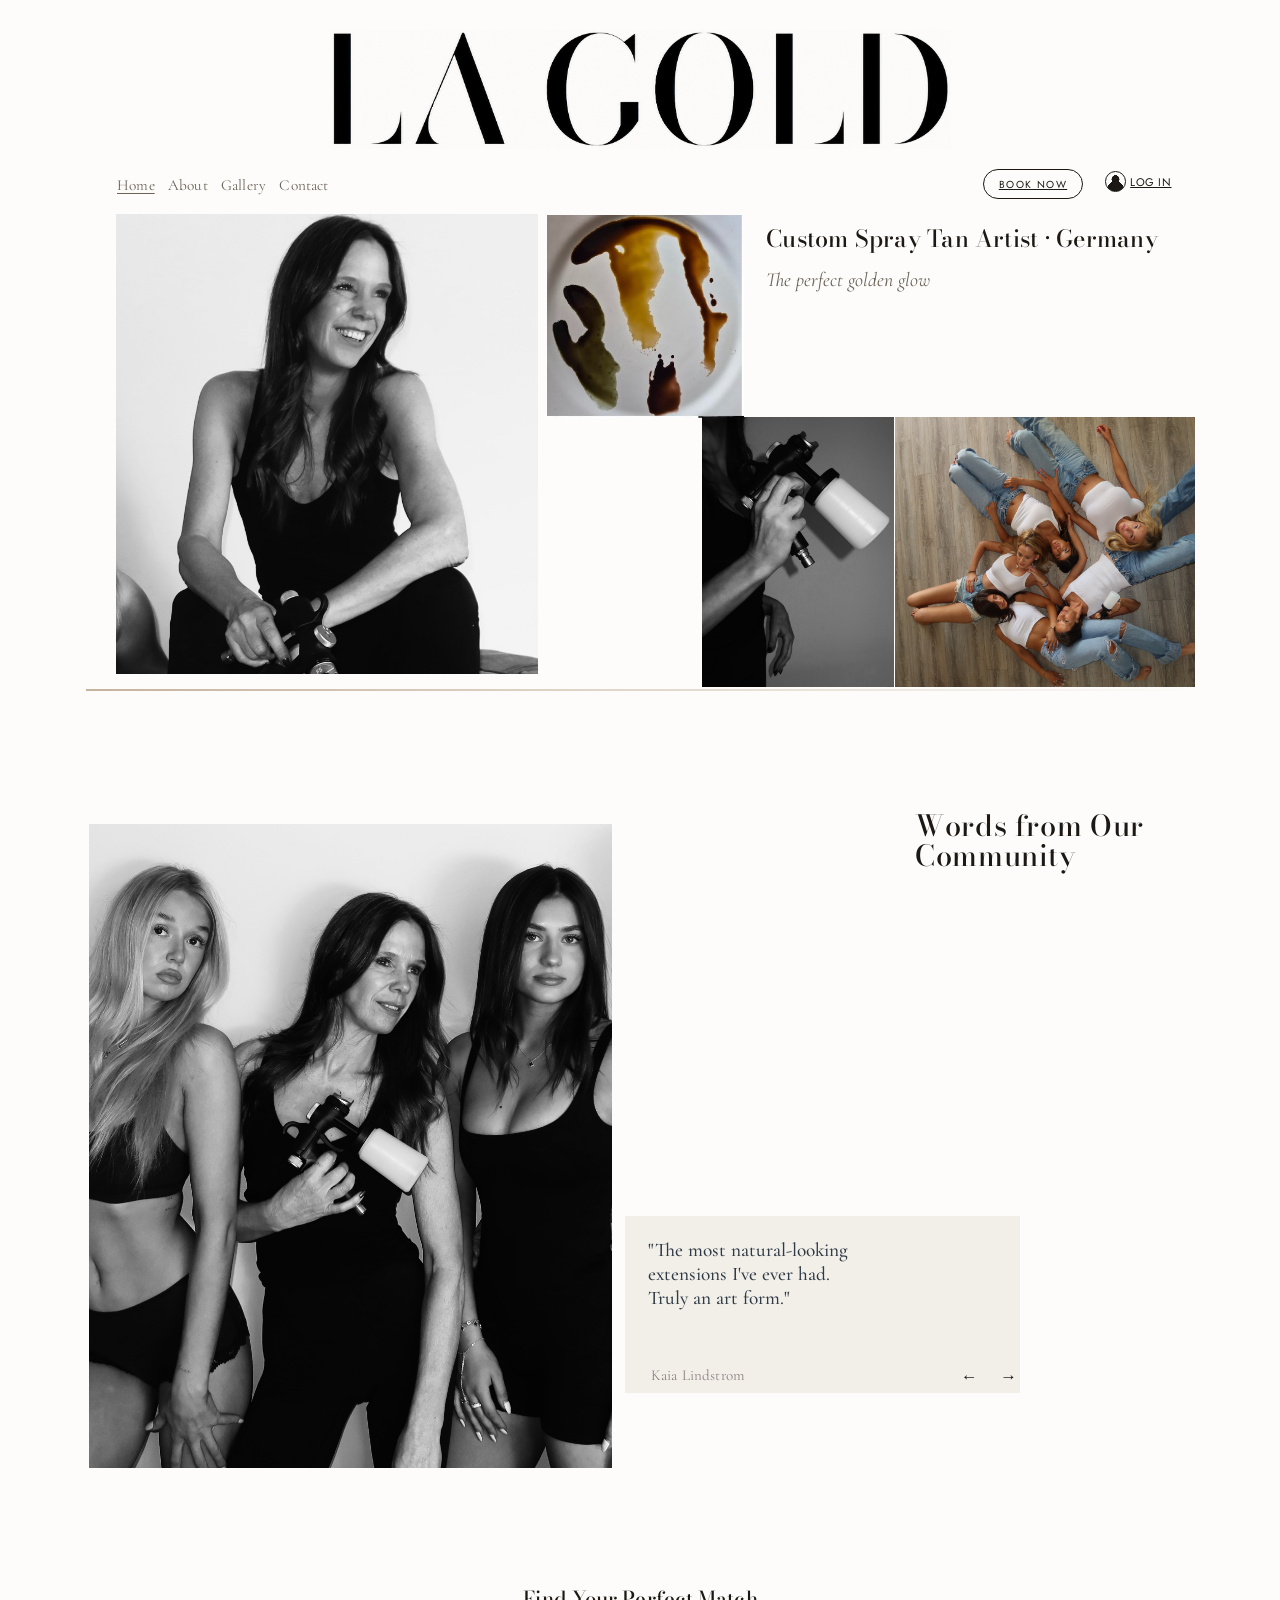
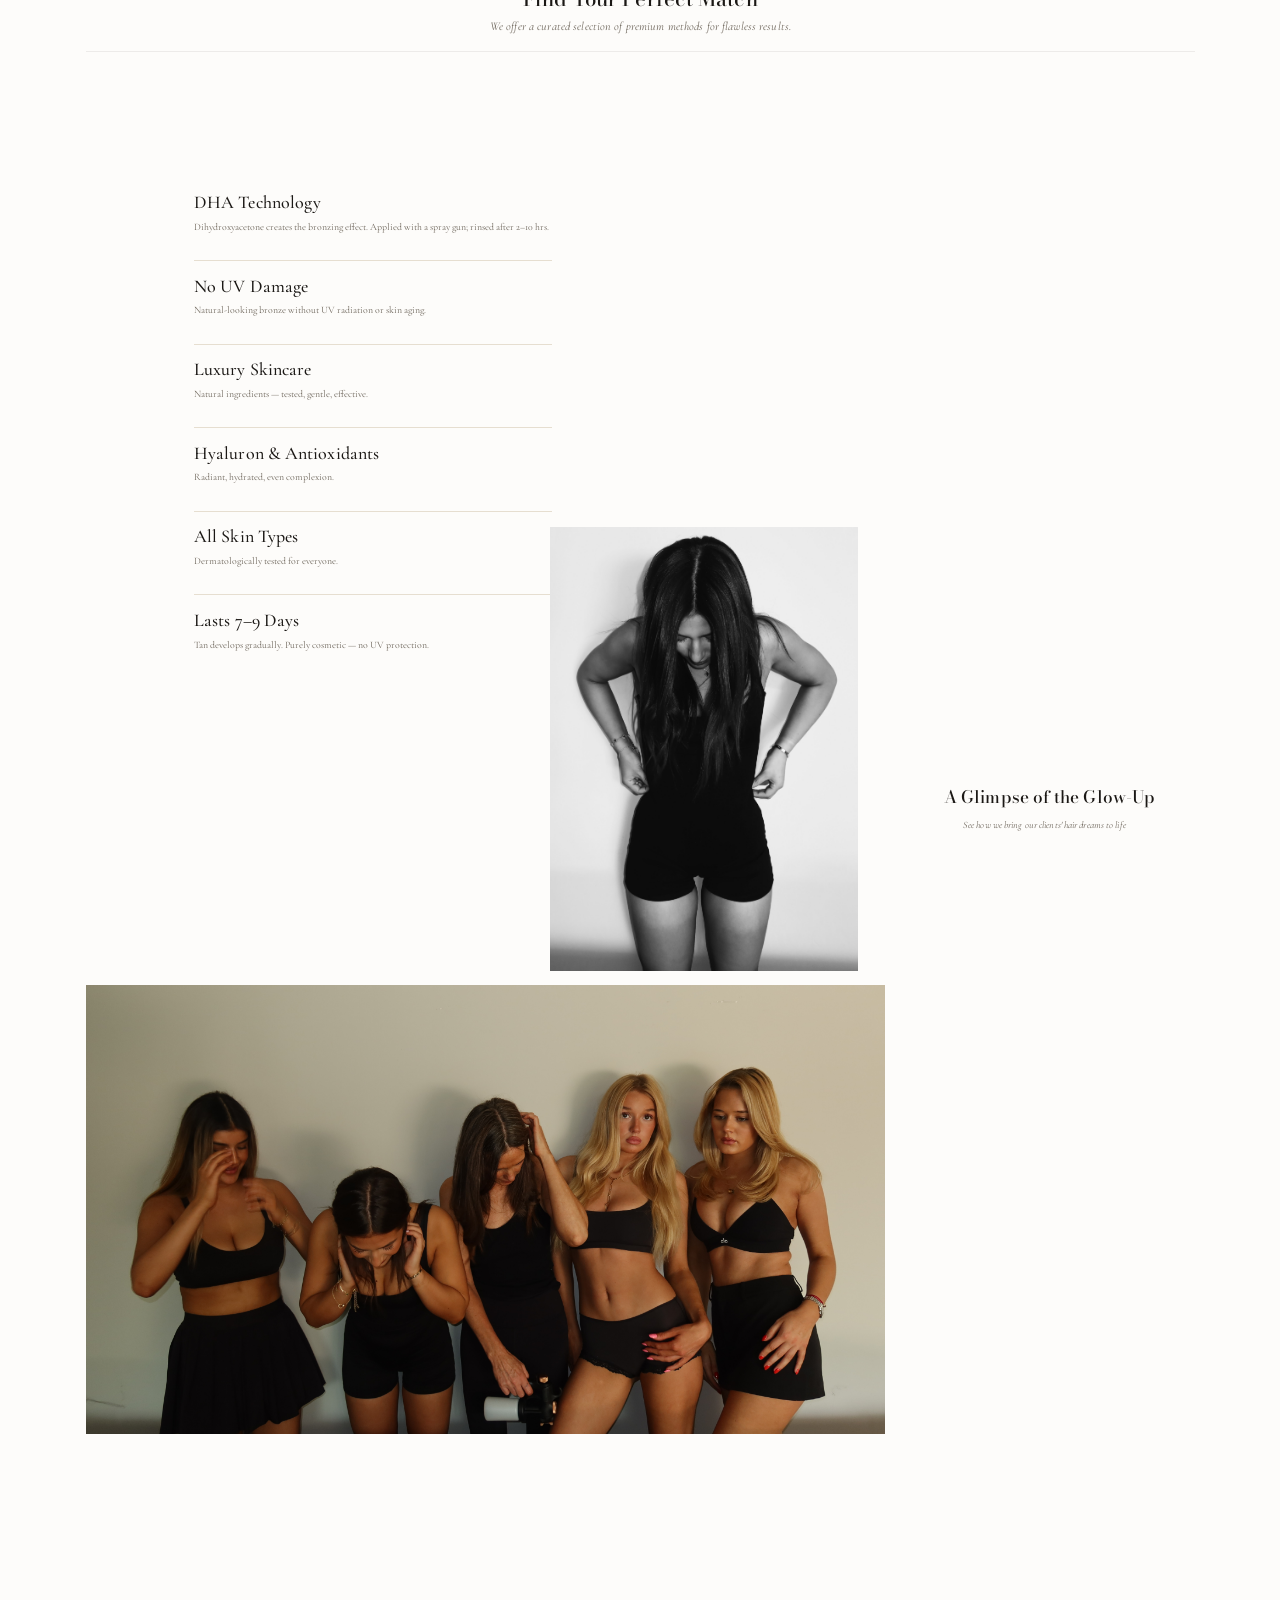
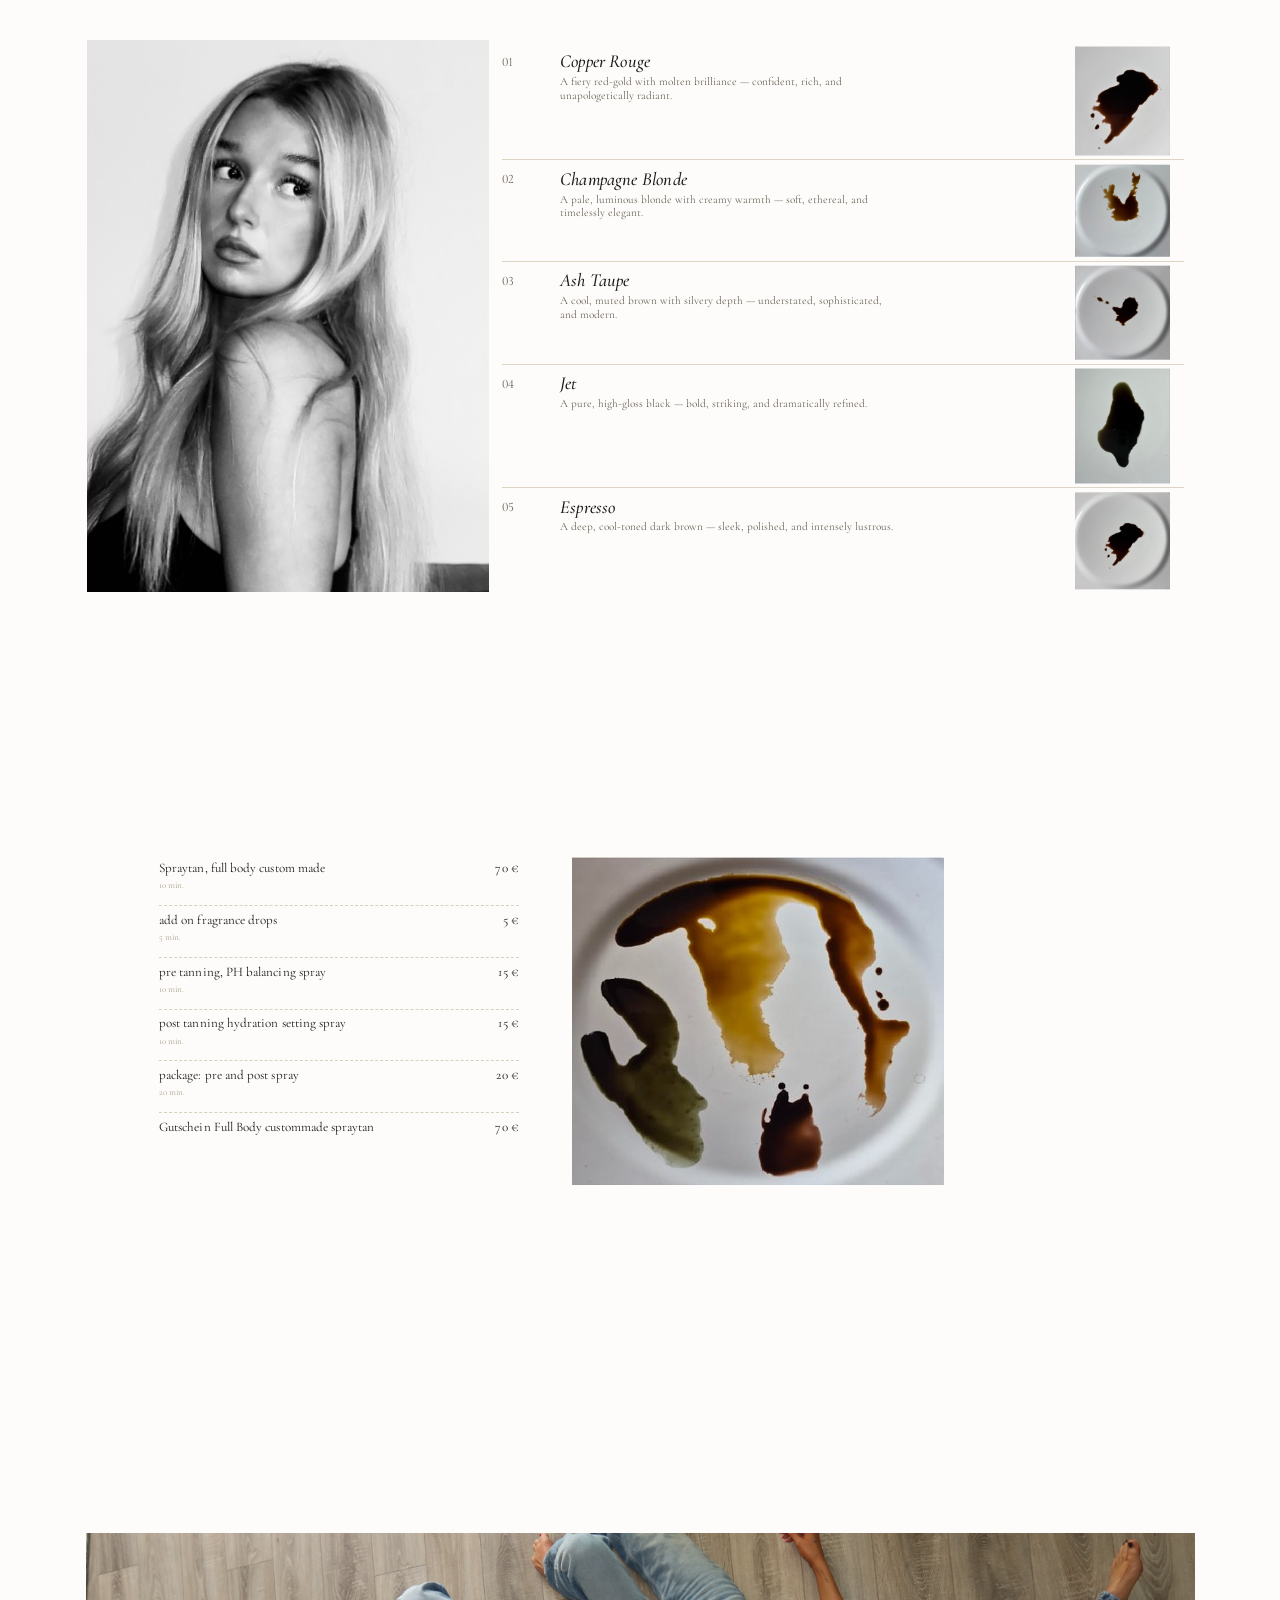
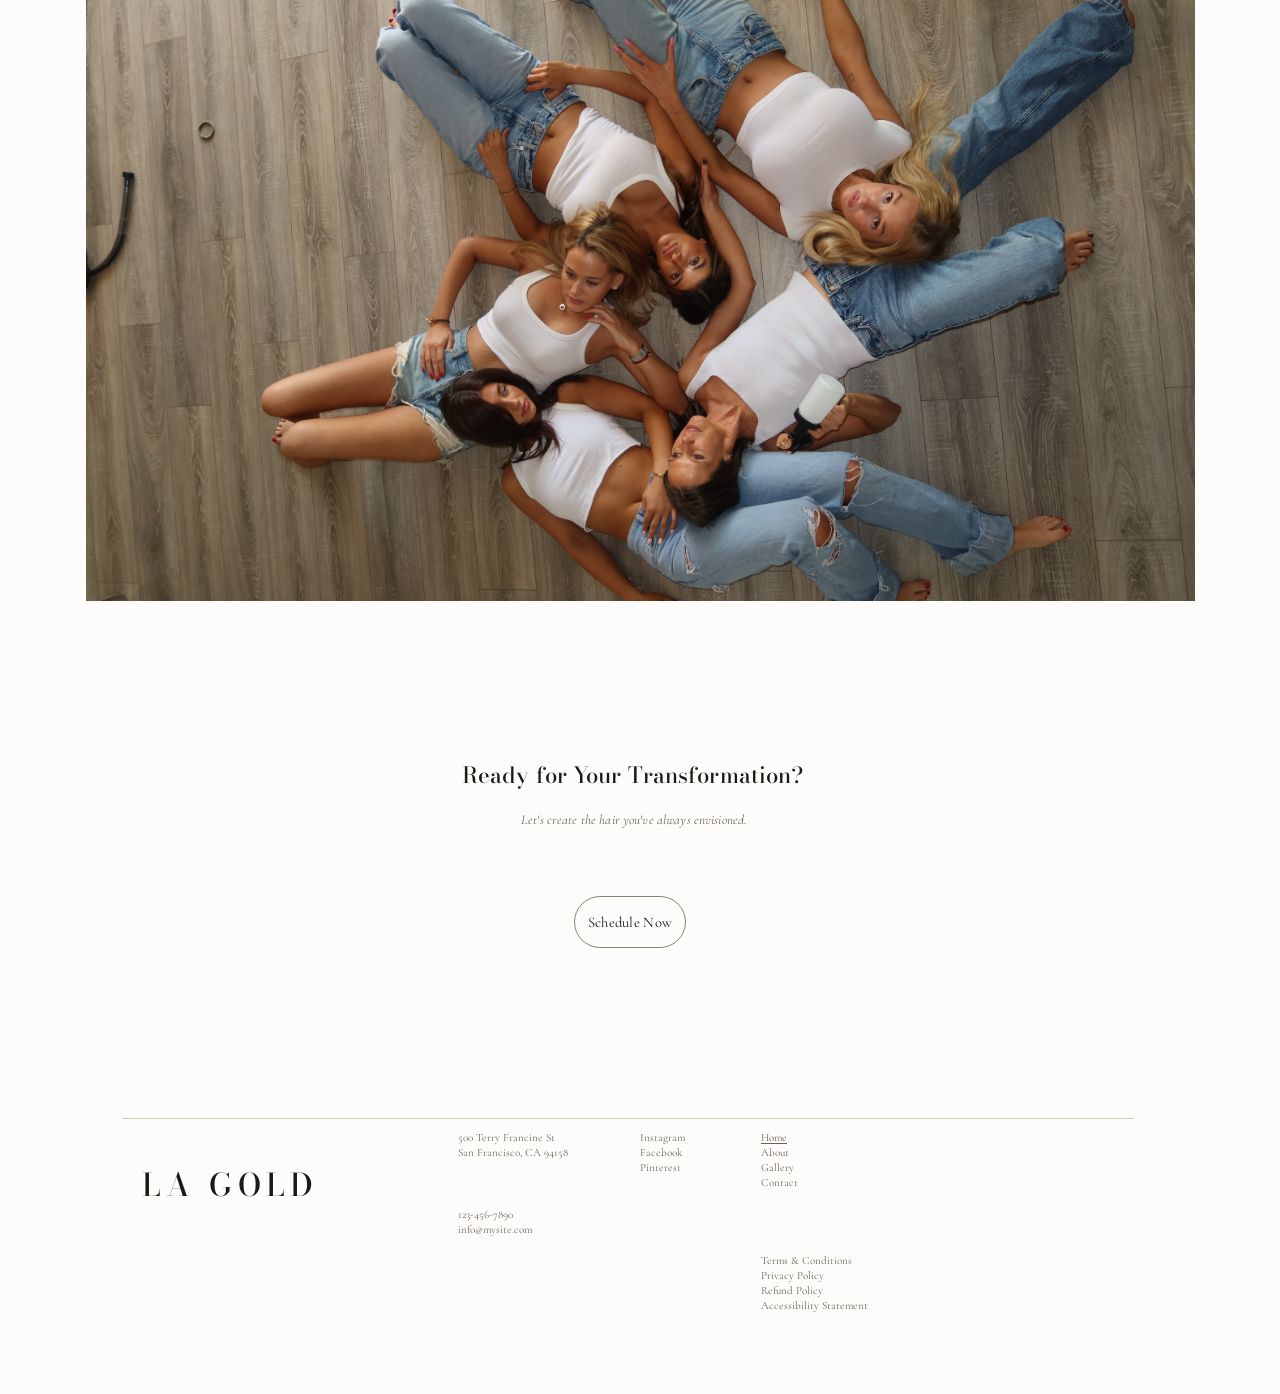
<file: index.html>
<!DOCTYPE html>
<html lang="en">
<head>
  <meta charset="UTF-8" />
  <meta name="viewport" content="width=device-width, initial-scale=1.0" />
  <title>LA GOLD</title>
  <link rel="preconnect" href="https://fonts.googleapis.com" />
  <link rel="preconnect" href="https://fonts.gstatic.com" crossorigin />
  <link href="https://fonts.googleapis.com/css2?family=Bodoni+Moda:ital,opsz,wght@0,6..96,400;0,6..96,500;1,6..96,500&family=Cormorant+Garamond:ital,wght@0,400;0,500;1,400;1,500&family=Jost:wght@300;400&display=swap" rel="stylesheet" />
  <style>
    :root{
      --paper:#fdfcfa; --ink:#1b1815; --ink-soft:#6b6358; --gold-deep:#8f6a3f;
      --rule:#e6ded0; --quote:#2e3a45; --card:#f2efe9;
      --serif:"Cormorant Garamond",Georgia,serif;
      --display:"Bodoni Moda","Didot",Georgia,serif;
      --label:"Jost","Helvetica Neue",Arial,sans-serif;
    }
    *{box-sizing:border-box;margin:0;padding:0;}
    body{ background:var(--paper); color:var(--ink); font-family:var(--serif);
      min-height:100vh; display:flex; flex-direction:column; align-items:center; }

    /* stacking wrappers */
    .screen{ width:100%; display:flex; justify-content:center; }
    .connector{ width:100%; display:flex; justify-content:center; background:var(--paper); }
    .cinner{ position:relative; width:100%; max-width:1109px; container-type:inline-size; }
    .connector .ph{
      position:absolute; display:flex; align-items:center; justify-content:center;
      background:repeating-linear-gradient(135deg,#ece5da 0 14px,#e6ddcf 14px 28px);
      border:1px dashed #bcae97; color:#9a8c74; overflow:hidden;
    }
    .connector .ph span{ font-family:var(--label); text-transform:uppercase; letter-spacing:0.2em;
      font-size:0.85cqw; text-align:center; padding:0.6em; }
    .connector .ph span::before{ content:"\2b21"; display:block; font-size:1.6cqw; margin-bottom:0.4em; color:#c2b49b; }


/* ===== s1 (home2.html) ===== */
#s1{ --paper:#fdfcfa;
      --ink:#1b1815;
      --ink-soft:#6b6358;
      --gold-deep:#8f6a3f;
      --serif:"Cormorant Garamond",Georgia,serif;
      --display:"Bodoni Moda","Didot",Georgia,serif;
      --label:"Jost","Helvetica Neue",Arial,sans-serif; }
#s1 .stage{ position:relative;
      width:100%;
      max-width:1109px;
      aspect-ratio:1109 / 691;
      background:var(--paper);
      container-type:inline-size;
      overflow:hidden; }
#s1 .logo{ position:absolute; top:4.2%; left:0; width:100%;
      text-align:center; }
#s1 .logo img{ width:56%; height:auto; vertical-align:top;
      mix-blend-mode:multiply; }
#s1 .nav{ position:absolute; top:25.4%; left:2.80%;
      display:flex; gap:1.2cqw;
      font-family:var(--serif);
      letter-spacing:0.01em; font-size:1.38cqw; color:var(--ink-soft); }
#s1 .nav a{ position:relative; color:inherit; text-decoration:none; }
#s1 .nav a:first-child{ text-decoration:underline; text-underline-offset:3px; }
#s1 .booknow{ position:absolute; left:80.88%; top:24.46%; width:9.02%; height:4.34%;
      display:flex; align-items:center; justify-content:center;
      border:1px solid var(--ink); border-radius:40px;
      font-family:var(--label); text-transform:uppercase; letter-spacing:0.14em;
      font-size:0.92cqw; color:var(--ink); }
#s1 .login{ position:absolute; left:91.88%; top:24.8%;
      display:flex; align-items:center; gap:0.4cqw;
      font-family:var(--label); text-transform:uppercase; letter-spacing:0.05em;
      font-size:1.0cqw; color:var(--ink); }
#s1 .login::before{ content:""; width:1.7cqw; height:1.7cqw; border-radius:50%;
      border:1px solid var(--ink); display:inline-block;
      background:radial-gradient(circle at 50% 38%, var(--ink) 0 26%, transparent 27%),
                 radial-gradient(circle at 50% 95%, var(--ink) 0 42%, transparent 43%); }
#s1 .heading{ position:absolute; left:61.32%; top:32.6%; width:34.99%; }
#s1 .heading h1{ font-family:var(--display); font-weight:500;
      font-size:2.12cqw; line-height:1.2; letter-spacing:0.01em;
      white-space:nowrap; }
#s1 .heading h1 .pin{ color:var(--ink); white-space:nowrap; }
#s1 .heading p{ font-family:var(--serif); font-style:italic; color:var(--ink-soft);
      font-size:1.78cqw; margin-top:1.3cqw; }
#s1 .ph{ position:absolute;
      display:flex; align-items:center; justify-content:center;
      background:repeating-linear-gradient(135deg,#ece5da 0 14px,#e6ddcf 14px 28px);
      border:1px dashed #bcae97; color:#9a8c74; overflow:hidden; }
#s1 .ph span{ font-family:var(--label); text-transform:uppercase; letter-spacing:0.2em;
      font-size:0.85cqw; text-align:center; padding:0.6em; }
#s1 .ph span::before{ content:"⬡"; display:block; font-size:1.6cqw; margin-bottom:0.4em; color:#c2b49b; }
#s1 .p1{ left:2.71%;  top:30.97%; width:38.05%; height:66.57%; }
#s1 .p2{ left:41.57%; top:31.11%; width:17.76%; height:29.38%; }
#s1 .p3{ left:55.55%; top:60.35%; width:17.31%; height:39.07%; }
#s1 .p4{ left:72.95%; top:60.35%; width:27.14%; height:39.07%; }
#s1 .stage::after{ content:""; position:absolute; left:0; right:0; bottom:0; height:2px;
      background:linear-gradient(90deg,var(--gold-deep),transparent);
      opacity:.5; }

/* ===== s2 (reviews.html) ===== */
#s2{ --paper:#fdfcfa;
      --ink:#1b1815;
      --ink-soft:#6b6358;
      --gold-deep:#8f6a3f;
      --quote:#2e3a45;
      --card:#f2efe9;
      --serif:"Cormorant Garamond",Georgia,serif;
      --display:"Bodoni Moda","Didot",Georgia,serif;
      --label:"Jost","Helvetica Neue",Arial,sans-serif; }
#s2 .stage{ position:relative;
      width:100%;
      max-width:1109px;
      aspect-ratio:1109 / 691;
      background:var(--paper);
      container-type:inline-size;
      overflow:hidden; }
#s2 .ph{ position:absolute;
      display:flex; align-items:center; justify-content:center;
      background:repeating-linear-gradient(135deg,#ece5da 0 14px,#e6ddcf 14px 28px);
      border:1px dashed #bcae97; color:#9a8c74; overflow:hidden; }
#s2 .ph span{ font-family:var(--label); text-transform:uppercase; letter-spacing:0.2em;
      font-size:0.85cqw; text-align:center; padding:0.6em; }
#s2 .ph span::before{ content:"⬡"; display:block; font-size:1.6cqw; margin-bottom:0.4em; color:#c2b49b; }
#s2 .pic1{ left:0.271%; top:6.223%; width:47.160%; height:93.198%; }
#s2 .heading{ position:absolute; left:74.752%; top:4.342%; width:20.83%;
      font-family:var(--display); font-weight:500;
      font-size:2.62cqw; line-height:1.02; letter-spacing:0.022em; color:var(--ink); }
#s2 .card{ position:absolute; left:48.602%; top:62.952%; width:35.618%; height:25.615%;
      background:var(--card); }
#s2 .card .quote{ position:absolute; left:5.823%; top:12.994%; width:57.215%;
      font-family:var(--serif); font-weight:500; color:var(--quote);
      font-size:1.74cqw; line-height:1.24; }
#s2 .card .author{ position:absolute; left:6.582%; top:84.746%;
      font-family:var(--serif); color:#8c8283;
      font-size:1.36cqw; letter-spacing:0.01em; }
#s2 .card .arrows{ position:absolute; left:85.063%; top:83.4%; width:14.18%;
      display:flex; justify-content:space-between; align-items:center;
      font-family:var(--label); font-weight:300; color:var(--ink);
      font-size:1.5cqw; }

/* ===== s3 (methods.html) ===== */
#s3{ --paper:#fdfcfa;
      --ink:#1b1815;
      --ink-soft:#6b6358;
      --gold-deep:#8f6a3f;
      --rule:#e6ded0;
      --serif:"Cormorant Garamond",Georgia,serif;
      --display:"Bodoni Moda","Didot",Georgia,serif;
      --label:"Jost","Helvetica Neue",Arial,sans-serif; }
#s3 .stage{ position:relative;
      width:100%;
      max-width:1109px;
      aspect-ratio:1109 / 691;
      background:var(--paper);
      container-type:inline-size;
      overflow:hidden; }
#s3 .title{ position:absolute; left:39.78%; top:4.052%; width:30%;
      text-align:center;
      font-family:var(--display); font-weight:500;
      font-size:1.85cqw; line-height:1; letter-spacing:0.005em; color:var(--ink); white-space:nowrap; }
#s3 .subtitle{ position:absolute; left:41.929%; top:8.394%; width:25.789%;
      text-align:center;
      font-family:var(--serif); font-style:italic; color:var(--ink-soft);
      font-size:1.07cqw; line-height:1; letter-spacing:0.01em; white-space:nowrap; }
#s3 .menu{ position:absolute; left:9.738%; top:20.550%; width:32.282%; height:70.043%;
      display:flex; flex-direction:column; }
#s3 .item{ flex:1; }
#s3 .item + .item{ border-top:1px solid var(--rule); padding-top:1.5cqw; }
#s3 .item h3{ font-family:var(--serif); font-weight:500; color:var(--ink);
      font-size:1.62cqw; line-height:1; letter-spacing:0.005em; }
#s3 .item p{ font-family:var(--serif); color:var(--ink-soft);
      font-size:0.89cqw; line-height:1; margin-top:0.95cqw; white-space:nowrap; }
#s3 .ph{ position:absolute;
      display:flex; align-items:center; justify-content:center;
      background:repeating-linear-gradient(135deg,#ece5da 0 14px,#e6ddcf 14px 28px);
      border:1px dashed #bcae97; color:#9a8c74; overflow:hidden; }
#s3 .ph span{ font-family:var(--label); text-transform:uppercase; letter-spacing:0.2em;
      font-size:0.85cqw; text-align:center; padding:0.6em; }
#s3 .ph span::before{ content:"⬡"; display:block; font-size:1.6cqw; margin-bottom:0.4em; color:#c2b49b; }
#s3 .pic{ left:41.840%; top:68.741%; width:27.773%; height:31.259%; }

/* ===== s4 (glimpse.html) ===== */
#s4{ --paper:#fdfcfa;
      --ink:#1b1815;
      --ink-soft:#6b6358;
      --gold-deep:#8f6a3f;
      --serif:"Cormorant Garamond",Georgia,serif;
      --display:"Bodoni Moda","Didot",Georgia,serif;
      --label:"Jost","Helvetica Neue",Arial,sans-serif; }
#s4 .stage{ position:relative;
      width:100%;
      max-width:1109px;
      aspect-ratio:1109 / 691;
      background:var(--paper);
      container-type:inline-size;
      overflow:hidden; }
#s4 .ph{ position:absolute;
      display:flex; align-items:center; justify-content:center;
      background:repeating-linear-gradient(135deg,#ece5da 0 14px,#e6ddcf 14px 28px);
      border:1px dashed #bcae97; color:#9a8c74; overflow:hidden; }
#s4 .ph span{ font-family:var(--label); text-transform:uppercase; letter-spacing:0.2em;
      font-size:0.85cqw; text-align:center; padding:0.6em; }
#s4 .ph span::before{ content:"⬡"; display:block; font-size:1.6cqw; margin-bottom:0.4em; color:#c2b49b; }
#s4 .pic-top{ left:45.717%; top:0%; width:26.781%; height:32.996%; }
#s4 .pic-big{ left:0%; top:35.022%; width:72.047%; height:64.978%; }
#s4 .title{ position:absolute; left:77.367%; top:6.657%;
      font-family:var(--display); font-weight:500; color:var(--ink);
      font-size:1.55cqw; line-height:1; letter-spacing:0.005em; white-space:nowrap; }
#s4 .subtitle{ position:absolute; left:79.08%; top:11.288%;
      font-family:var(--serif); font-style:italic; color:var(--ink-soft);
      font-size:0.88cqw; line-height:1; letter-spacing:0.01em; white-space:nowrap; }

/* ===== s5 (colors.html) ===== */
#s5{ --paper:#fdfcfa;
      --ink:#1b1815;
      --ink-soft:#6b6358;
      --gold-deep:#8f6a3f;
      --rule:#ddd4c4;
      --serif:"Cormorant Garamond",Georgia,serif;
      --display:"Bodoni Moda","Didot",Georgia,serif;
      --label:"Jost","Helvetica Neue",Arial,sans-serif; }
#s5 .stage{ position:relative;
      width:100%;
      max-width:1109px;
      aspect-ratio:1109 / 691;
      background:var(--paper);
      container-type:inline-size;
      overflow:hidden; }
#s5 .ph{ position:absolute;
      display:flex; align-items:center; justify-content:center;
      background:repeating-linear-gradient(135deg,#ece5da 0 14px,#e6ddcf 14px 28px);
      border:1px dashed #bcae97; color:#9a8c74; overflow:hidden; }
#s5 .ph span{ font-family:var(--label); text-transform:uppercase; letter-spacing:0.2em;
      font-size:0.85cqw; text-align:center; padding:0.6em; }
#s5 .ph span::before{ content:"⬡"; display:block; font-size:1.6cqw; margin-bottom:0.4em; color:#c2b49b; }
#s5 .title{ position:absolute; left:39.78%; top:4.052%; width:30%;
      text-align:center;
      font-family:var(--display); font-weight:500;
      font-size:1.85cqw; line-height:1; letter-spacing:0.005em; color:var(--ink); white-space:nowrap; }
#s5 .subtitle{ position:absolute; left:41.929%; top:8.394%; width:25.789%;
      text-align:center;
      font-family:var(--serif); font-style:italic; color:var(--ink-soft);
      font-size:1.07cqw; line-height:1; letter-spacing:0.01em; white-space:nowrap; }
#s5 .pic1{ left:0.090%; top:15.051%; width:36.249%; height:79.884%; }
#s5 .textblock{ position:absolute; left:37.511%; top:15.485%; width:61.497%; height:79.595%;
      overflow:hidden; }
#s5 .list{ position:absolute; left:0; top:0; width:100%; height:100%;
      display:flex; flex-direction:column; }
#s5 .row{ flex-basis:0; position:relative;
      border-top:1px solid var(--rule);
      padding-top:1.0cqw; }
#s5 .row:first-child{ border-top:0; }
#s5 .r01{ flex-grow:1.143; }
#s5 .r02{ flex-grow:0.969; }
#s5 .r03{ flex-grow:0.991; }
#s5 .r04{ flex-grow:1.205; }
#s5 .r05{ flex-grow:1.019; }
#s5 .rnum{ position:absolute; left:0; top:1.0cqw;
      font-family:var(--serif); font-feature-settings:"lnum" 1; color:var(--ink-soft);
      font-size:1.16cqw; letter-spacing:0.04em; }
#s5 .rname{ position:absolute; left:8.5%; top:0.85cqw;
      font-family:var(--serif); font-style:italic; font-weight:500; color:var(--ink);
      font-size:1.66cqw; line-height:1; letter-spacing:0.01em; }
#s5 .rdesc{ position:absolute; left:8.5%; top:2.9cqw; width:50%;
      font-family:var(--serif); color:var(--ink-soft);
      font-size:1.02cqw; line-height:1.22; }
#s5 .rswatch{ right:2%; top:50%; transform:translateY(-50%);
      width:14%; height:auto; border:0; }
#s5 .rs01{ aspect-ratio:0.875; }
#s5 .rs02{ aspect-ratio:1.032; }
#s5 .rs03{ aspect-ratio:1.009; }
#s5 .rs04{ aspect-ratio:0.830; }
#s5 .rs05{ aspect-ratio:0.981; }
#s5 .rswatch span{ font-size:0.7cqw; }

/* ===== s6 (pricing.html) ===== */
#s6{ --paper:#fdfcfa;
      --ink:#1b1815;
      --ink-soft:#6b6358;
      --gold-deep:#8f6a3f;
      --rule:#d8cfc0;
      --serif:"Cormorant Garamond",Georgia,serif;
      --display:"Bodoni Moda","Didot",Georgia,serif;
      --label:"Jost","Helvetica Neue",Arial,sans-serif; }
#s6 .stage{ position:relative;
      width:100%;
      max-width:1109px;
      aspect-ratio:1109 / 691;
      background:var(--paper);
      container-type:inline-size;
      overflow:hidden; }
#s6 .title{ position:absolute; left:39.78%; top:4.052%; width:30%;
      text-align:center;
      font-family:var(--display); font-weight:500;
      font-size:1.85cqw; line-height:1; letter-spacing:0.005em; color:var(--ink); white-space:nowrap; }
#s6 .subtitle{ position:absolute; left:41.929%; top:8.394%; width:25.789%;
      text-align:center;
      font-family:var(--serif); font-style:italic; color:var(--ink-soft);
      font-size:1.07cqw; line-height:1; letter-spacing:0.01em; white-space:nowrap; }
#s6 .menu{ position:absolute; left:6.583%; top:20.984%; width:32.462%; height:43.706%;
      display:flex; flex-direction:column; }
#s6 .mitem{ flex:1; position:relative;
      border-top:1px dashed var(--rule);
      padding-top:0.7cqw; }
#s6 .mitem:first-child{ border-top:0; padding-top:0; }
#s6 .mitem .name{ font-family:var(--serif); color:var(--ink);
      font-size:1.18cqw; line-height:1; letter-spacing:0.005em; }
#s6 .mitem .sub{ font-family:var(--serif); color:#a99e8c;
      font-size:0.82cqw; line-height:1; margin-top:0.55cqw; }
#s6 .mitem .price{ position:absolute; right:0; top:0.7cqw;
      font-family:var(--serif); color:var(--ink);
      font-size:1.18cqw; line-height:1; letter-spacing:0.01em; }
#s6 .mitem:first-child .price{ top:0; }
#s6 .ph{ position:absolute;
      display:flex; align-items:center; justify-content:center;
      background:repeating-linear-gradient(135deg,#ece5da 0 14px,#e6ddcf 14px 28px);
      border:1px dashed #bcae97; color:#9a8c74; overflow:hidden; }
#s6 .ph span{ font-family:var(--label); text-transform:uppercase; letter-spacing:0.2em;
      font-size:0.85cqw; text-align:center; padding:0.6em; }
#s6 .ph span::before{ content:"⬡"; display:block; font-size:1.6cqw; margin-bottom:0.4em; color:#c2b49b; }
#s6 .pic2{ left:43.823%; top:20.260%; width:33.543%; height:47.467%; }

/* ===== s7 (group.html) ===== */
#s7{ --paper:#fdfcfa;
      --ink:#1b1815;
      --ink-soft:#6b6358;
      --gold-deep:#8f6a3f;
      --serif:"Cormorant Garamond",Georgia,serif;
      --display:"Bodoni Moda","Didot",Georgia,serif;
      --label:"Jost","Helvetica Neue",Arial,sans-serif; }
#s7 .stage{ position:relative;
      width:100%;
      max-width:1109px;
      aspect-ratio:1109 / 691;
      background:var(--paper);
      container-type:inline-size;
      overflow:hidden; }
#s7 .ph{ position:absolute;
      display:flex; align-items:center; justify-content:center;
      background:repeating-linear-gradient(135deg,#ece5da 0 14px,#e6ddcf 14px 28px);
      border:1px dashed #bcae97; color:#9a8c74; overflow:hidden; }
#s7 .ph span{ font-family:var(--label); text-transform:uppercase; letter-spacing:0.2em;
      font-size:0.85cqw; text-align:center; padding:0.6em; }
#s7 .ph span::before{ content:"⬡"; display:block; font-size:1.6cqw; margin-bottom:0.4em; color:#c2b49b; }
#s7 .pic1{ left:0%; top:3.329%; width:100%; height:96.671%; }

/* ===== s8 (cta-footer.html) ===== */
#s8{ --paper:#fdfcfa;
      --ink:#1b1815;
      --ink-soft:#6b6358;
      --gold-deep:#8f6a3f;
      --rule:#cfc7b8;
      --serif:"Cormorant Garamond",Georgia,serif;
      --display:"Bodoni Moda","Didot",Georgia,serif;
      --label:"Jost","Helvetica Neue",Arial,sans-serif; }
#s8 .stage{ position:relative;
      width:100%;
      max-width:1109px;
      aspect-ratio:1109 / 691;
      background:var(--paper);
      container-type:inline-size;
      overflow:hidden; }
#s8 .title{ position:absolute; left:33.905%; top:8.9%; width:30.298%;
      text-align:center;
      font-family:var(--display); font-weight:500;
      font-size:2.0cqw; line-height:1; letter-spacing:0.005em; color:var(--ink); white-space:nowrap; }
#s8 .subtitle{ position:absolute; left:39.224%; top:16.064%; width:19.387%;
      text-align:center;
      font-family:var(--serif); font-style:italic; color:var(--ink-soft);
      font-size:1.2cqw; line-height:1; letter-spacing:0.01em; white-space:nowrap; }
#s8 .btn{ position:absolute; left:44.003%; top:27.931%; width:10.099%; height:7.525%;
      display:flex; align-items:center; justify-content:center;
      border:1px solid #8a8275; border-radius:6cqw;
      font-family:var(--serif); color:var(--ink); font-size:1.32cqw; letter-spacing:0.02em; }
#s8 .line{ position:absolute; left:3.336%; top:59.99%; width:91.163%; height:1px;
      background:var(--rule); }
#s8 .logo{ position:absolute; left:5.050%; top:67.583%; width:15.329%;
      font-family:var(--display); font-weight:500; color:var(--ink);
      font-size:2.82cqw; letter-spacing:0.18em; line-height:1; white-space:nowrap; }
#s8 .footer{ position:absolute; left:33.544%; top:61.939%; width:36.429%; height:26.628%;
      font-family:var(--serif); color:var(--ink-soft); font-size:1.0cqw; line-height:1.34; }
#s8 .footer .blk{ position:absolute; }
#s8 .footer a{ color:inherit; text-decoration:none; }
#s8 .footer .b-addr{ left:0; top:0; white-space:nowrap; }
#s8 .footer .b-contact{ left:0; top:42%; white-space:nowrap; }
#s8 .footer .b-social{ left:45%; top:0; }
#s8 .footer .b-nav{ left:75%; top:0; }
#s8 .footer .b-legal{ left:75%; top:67%; white-space:nowrap; }
#s8 .footer .cur{ text-decoration:underline; text-underline-offset:2px; }

    /* ---- photo joins (assembled-site only; original screens untouched) ---- */
    /* The Seam: methods' top-half photo + glimpse's lower-half photo -> one portrait */
    #s3 .pic{ border-bottom:0; }
    #s4 .pic-top{ left:41.840%; width:27.773%; border-top:0; }
    /* The Reveal: glimpse big photo flows past its bottom edge */
    #s4 .pic-big{ border-bottom:0; }

    /* ---- Unified sticky section title (methods -> pricing) ---- */
    /* the three duplicate per-screen titles are suppressed; one sticky title rides the band */
    #s3 .title, #s3 .subtitle,
    #s5 .title, #s5 .subtitle,
    #s6 .title, #s6 .subtitle{ display:none; }

    .titleband{ position:relative; width:100%; display:flex; flex-direction:column; align-items:center; }
    .bandtitle{
      position:sticky; top:0; z-index:30;
      width:100%; max-width:1109px;
      container-type:inline-size;
      background:var(--paper);
      text-align:center;
      padding-top:2.2cqw; padding-bottom:1.4cqw;
      border-bottom:1px solid rgba(27,24,21,0.07);
    }
    .bandtitle .bt-title{
      font-family:var(--display); font-weight:500;
      font-size:1.85cqw; line-height:1; letter-spacing:0.005em; color:var(--ink);
    }
    .bandtitle .bt-sub{
      font-family:var(--serif); font-style:italic; color:var(--ink-soft);
      font-size:1.07cqw; line-height:1; letter-spacing:0.01em; margin-top:1.0cqw;
    }

  </style>
</head>
<body>
  <section class="screen" id="s1">
<div class="stage">
    <div class="logo"><img src="assets/logo.png" alt="LA GOLD" /></div>

    <nav class="nav">
      <a href="#">Home</a>
      <a href="#">About</a>
      <a href="#">Gallery</a>
      <a href="#">Contact</a>
    </nav>

    <a class="booknow" href="#">Book Now</a>
    <a class="login" href="#">Log In</a>

    <div class="heading">
      <h1>Custom Spray Tan Artist <span class="pin">· Germany</span></h1>
      <p>The perfect golden glow</p>
    </div>

    <div class="ph p1" style="background-image:url('assets/home-portrait.jpg');background-size:cover;background-position:center;border:0;"></div>
    <div class="ph p2" style="background-image:url('assets/home-swatch.jpg');background-size:cover;background-position:center;border:0;"></div>
    <div class="ph p3" style="background-image:url('assets/home-airbrush.jpg');background-size:cover;background-position:center;border:0;"></div>
    <div class="ph p4" style="background-image:url('assets/home-group.jpg');background-size:cover;background-position:center;border:0;"></div>
  </div>
  </section>
  <!-- connector: The Drop-In -->
  <section class="connector" id="c1" data-name="The Drop-In"><div class="cinner" style="height:7cqw"></div></section>
  <section class="screen" id="s2">
<div class="stage">

    <!-- Picture 1 -->
    <div class="ph pic1" style="background-image:url('assets/reviews-community.jpg');background-size:cover;background-position:center;border:0;"></div>

    <!-- Heading -->
    <h2 class="heading">Words from Our Community</h2>

    <!-- Testimonial card with nested children -->
    <div class="card">
      <p class="quote">"The most natural-looking extensions I've ever had. Truly an art form."</p>
      <div class="author">Kaia Lindstrom</div>
      <div class="arrows"><span>&larr;</span><span>&rarr;</span></div>
    </div>

  </div>
  </section>
  <!-- connector: The Turn -->
  <section class="connector" id="c2" data-name="The Turn"><div class="cinner" style="height:7cqw"></div></section>
  <!-- unified sticky section title: methods -> pricing -->
  <div class="titleband">
  <div class="bandtitle">
    <h2 class="bt-title">Find Your Perfect Match</h2>
    <p class="bt-sub">We offer a curated selection of premium methods for flawless results.</p>
  </div>
  <section class="screen" id="s3">
<div class="stage">

    <h2 class="title">Find Your Perfect Match</h2>
    <p class="subtitle">We offer a curated selection of premium methods for flawless results.</p>

    <div class="menu">
      <div class="item">
        <h3>DHA Technology</h3>
        <p>Dihydroxyacetone creates the bronzing effect. Applied with a spray gun; rinsed after 2–10 hrs.</p>
      </div>
      <div class="item">
        <h3>No UV Damage</h3>
        <p>Natural-looking bronze without UV radiation or skin aging.</p>
      </div>
      <div class="item">
        <h3>Luxury Skincare</h3>
        <p>Natural ingredients — tested, gentle, effective.</p>
      </div>
      <div class="item">
        <h3>Hyaluron &amp; Antioxidants</h3>
        <p>Radiant, hydrated, even complexion.</p>
      </div>
      <div class="item">
        <h3>All Skin Types</h3>
        <p>Dermatologically tested for everyone.</p>
      </div>
      <div class="item">
        <h3>Lasts 7–9 Days</h3>
        <p>Tan develops gradually. Purely cosmetic — no UV protection.</p>
      </div>
    </div>

    <div class="ph pic" style="background-image:url('assets/methods-bronzed.jpg');background-size:cover;background-position:center;border:0;"></div>

  </div>
  </section>
  <!-- connector: The Seam (methods ↔ glimpse photo join) -->
  <section class="connector" id="c3" data-name="The Seam"></section>
  <section class="screen" id="s4">
<div class="stage">

    <div class="ph pic-top" style="background-image:url('assets/glimpse-studio.jpg');background-size:cover;background-position:center;border:0;"></div>
    <div class="ph pic-big" style="background-image:url('assets/glimpse-group.jpg');background-size:cover;background-position:center;border:0;"></div>

    <h2 class="title">A Glimpse of the Glow-Up</h2>
    <p class="subtitle">See how we bring our clients' hair dreams to life</p>

  </div>
  </section>
  <!-- connector: The Reveal -->
  <section class="connector" id="c4" data-name="The Reveal"><div class="cinner" style="height:8cqw"></div></section>
  <section class="screen" id="s5">
<div class="stage">

    <!-- top header -->
    <h2 class="title">Find Your Perfect Match</h2>
    <p class="subtitle">We offer a curated selection of premium methods for flawless results.</p>

    <!-- Picture 1 -->
    <div class="ph pic1" style="background-image:url('assets/colors-portrait.jpg');background-size:cover;background-position:center;border:0;"></div>

    <!-- text block: the shade list -->
    <div class="textblock">
      <div class="list">

        <!-- 01 — clipped at top; only its last line shows -->
        <div class="row r01">
          <div class="rnum">01</div>
          <div class="rname">Copper Rouge</div>
          <div class="rdesc">A fiery red-gold with molten brilliance —
            confident, rich, and unapologetically radiant.</div>
          <div class="ph rswatch rs01" style="background-image:url('assets/colors-swatch01.jpg');background-size:cover;background-position:center;border:0;"></div>
        </div>

        <div class="row r02">
          <div class="rnum">02</div>
          <div class="rname">Champagne Blonde</div>
          <div class="rdesc">A pale, luminous blonde with creamy warmth —
            soft, ethereal, and timelessly elegant.</div>
          <div class="ph rswatch rs02" style="background-image:url('assets/colors-swatch02.jpg');background-size:cover;background-position:center;border:0;"></div>
        </div>

        <div class="row r03">
          <div class="rnum">03</div>
          <div class="rname">Ash Taupe</div>
          <div class="rdesc">A cool, muted brown with silvery depth —
            understated, sophisticated, and modern.</div>
          <div class="ph rswatch rs03" style="background-image:url('assets/colors-swatch03.jpg');background-size:cover;background-position:center;border:0;"></div>
        </div>

        <div class="row r04">
          <div class="rnum">04</div>
          <div class="rname">Jet</div>
          <div class="rdesc">A pure, high-gloss black — bold, striking, and
            dramatically refined.</div>
          <div class="ph rswatch rs04" style="background-image:url('assets/colors-swatch04.jpg');background-size:cover;background-position:center;border:0;"></div>
        </div>

        <div class="row r05">
          <div class="rnum">05</div>
          <div class="rname">Espresso</div>
          <div class="rdesc">A deep, cool-toned dark brown — sleek, polished, and
            intensely lustrous.</div>
          <div class="ph rswatch rs05" style="background-image:url('assets/colors-swatch05.jpg');background-size:cover;background-position:center;border:0;"></div>
        </div>

      </div>
    </div>

  </div>
  </section>
  <!-- connector: The Ledger -->
  <section class="connector" id="c5" data-name="The Ledger"><div class="cinner" style="height:7cqw"></div></section>
  <section class="screen" id="s6">
<div class="stage">

    <!-- top header -->
    <h2 class="title">Find Your Perfect Match</h2>
    <p class="subtitle">We offer a curated selection of premium methods for flawless results.</p>

    <!-- manu : price list -->
    <div class="menu">
      <div class="mitem">
        <div class="name">Spraytan, full body custom made</div>
        <div class="sub">10 min.</div>
        <div class="price">70 €</div>
      </div>
      <div class="mitem">
        <div class="name">add on fragrance drops</div>
        <div class="sub">5 min.</div>
        <div class="price">5 €</div>
      </div>
      <div class="mitem">
        <div class="name">pre tanning, PH balancing spray</div>
        <div class="sub">10 min.</div>
        <div class="price">15 €</div>
      </div>
      <div class="mitem">
        <div class="name">post tanning hydration setting spray</div>
        <div class="sub">10 min.</div>
        <div class="price">15 €</div>
      </div>
      <div class="mitem">
        <div class="name">package: pre and post spray</div>
        <div class="sub">20 min.</div>
        <div class="price">20 €</div>
      </div>
      <div class="mitem">
        <div class="name">Gutschein Full Body custommade spraytan</div>
        <div class="price">70 €</div>
      </div>
    </div>

    <!-- Picture 2 -->
    <div class="ph pic2" style="background-image:url('assets/pricing-custom.jpg');background-size:cover;background-position:center;border:0;"></div>

  </div>
  </section>
  </div><!-- /titleband -->
  <!-- connector: The Gather -->
  <section class="connector" id="c6" data-name="The Gather"><div class="cinner" style="height:8cqw"></div></section>
  <section class="screen" id="s7">
<div class="stage">

    <!-- Picture 1 -->
    <div class="ph pic1" style="background-image:url('assets/group-squad.jpg');background-size:cover;background-position:center;border:0;"></div>

  </div>
  </section>
  <!-- connector: The Close -->
  <section class="connector" id="c7" data-name="The Close"><div class="cinner" style="height:8cqw"></div></section>
  <section class="screen" id="s8">
<div class="stage">

    <!-- CTA -->
    <h2 class="title">Ready for Your Transformation?</h2>
    <p class="subtitle">Let's create the hair you've always envisioned.</p>
    <div class="btn">Schedule Now</div>

    <!-- divider -->
    <div class="line"></div>

    <!-- logo -->
    <div class="logo">LA&nbsp;GOLD</div>

    <!-- footer columns -->
    <div class="footer">
      <div class="blk b-addr">500 Terry Francine St<br>San Francisco, CA 94158</div>
      <div class="blk b-contact">123-456-7890<br>info@mysite.com</div>
      <div class="blk b-social">Instagram<br>Facebook<br>Pinterest</div>
      <div class="blk b-nav"><a class="cur" href="#">Home</a><br>About<br>Gallery<br>Contact</div>
      <div class="blk b-legal">Terms &amp; Conditions<br>Privacy Policy<br>Refund Policy<br>Accessibility Statement</div>
    </div>

  </div>
  </section>
</body>
</html>
</file>
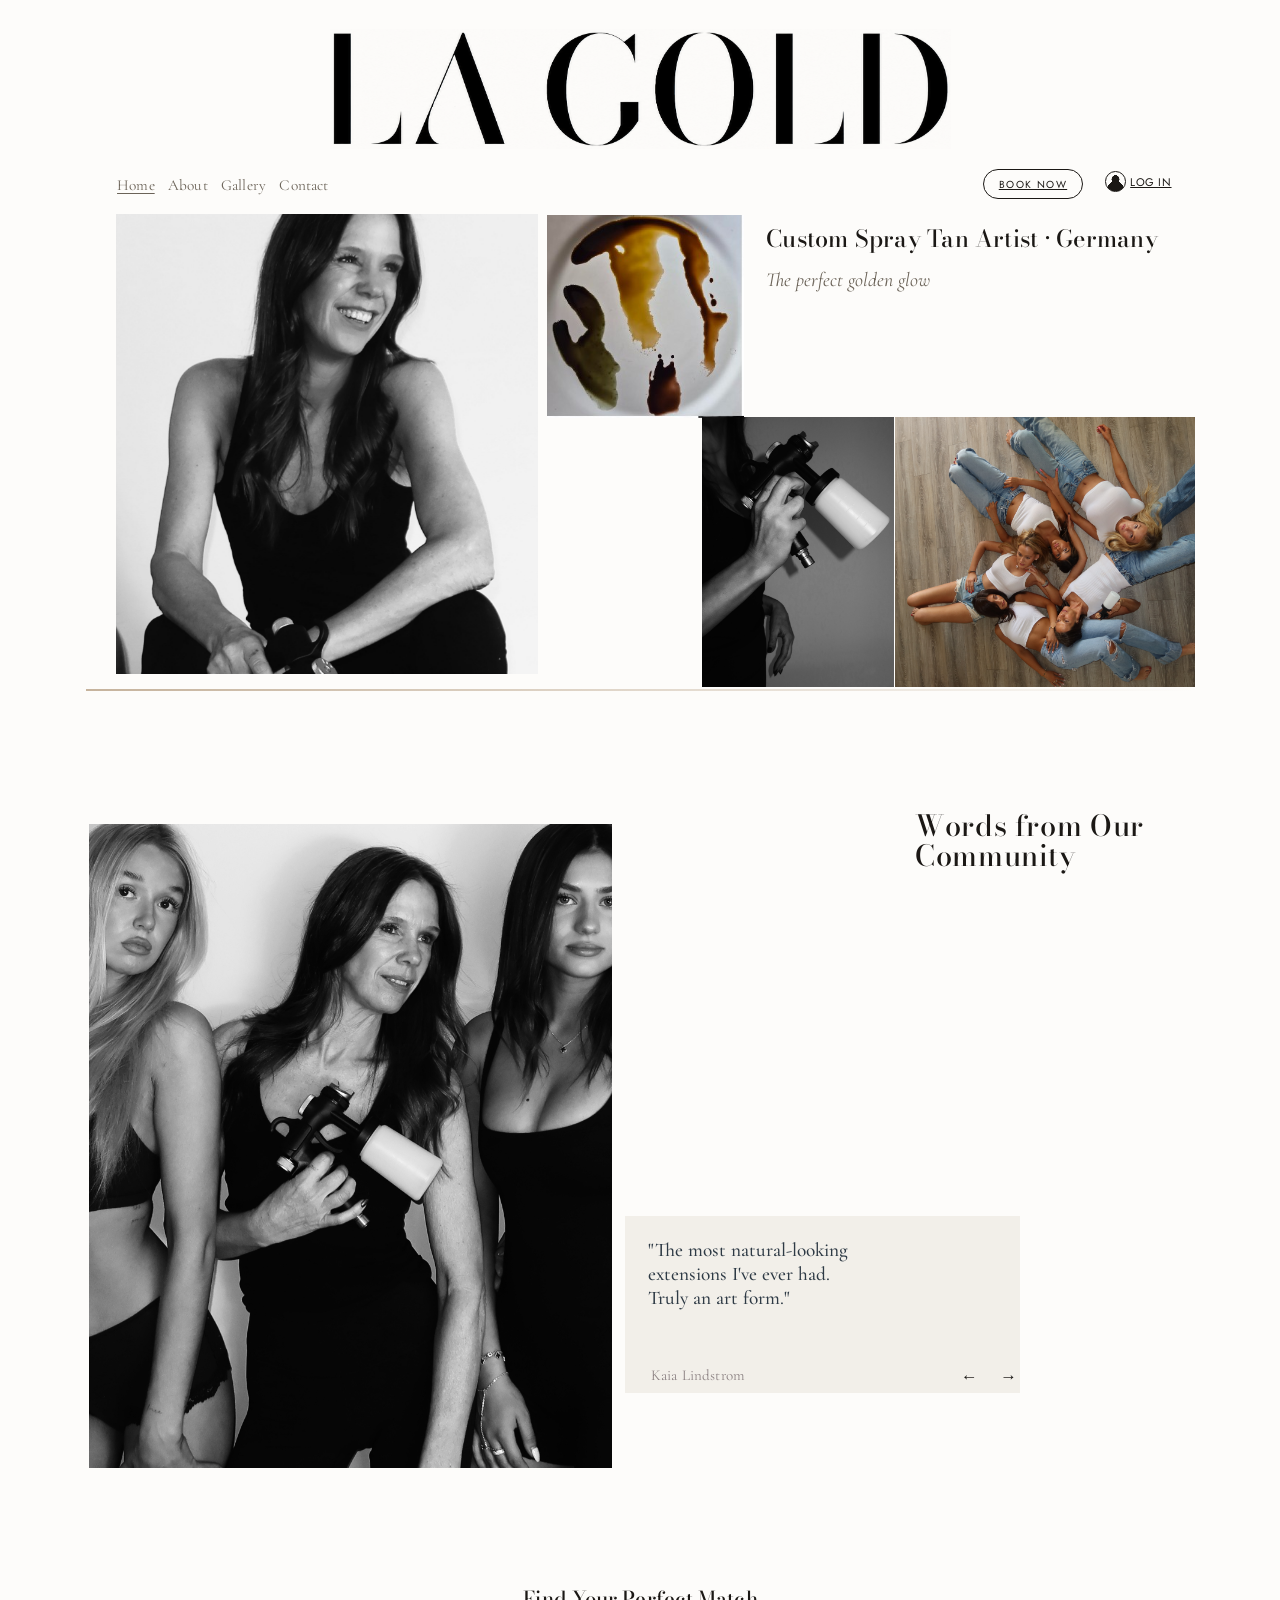
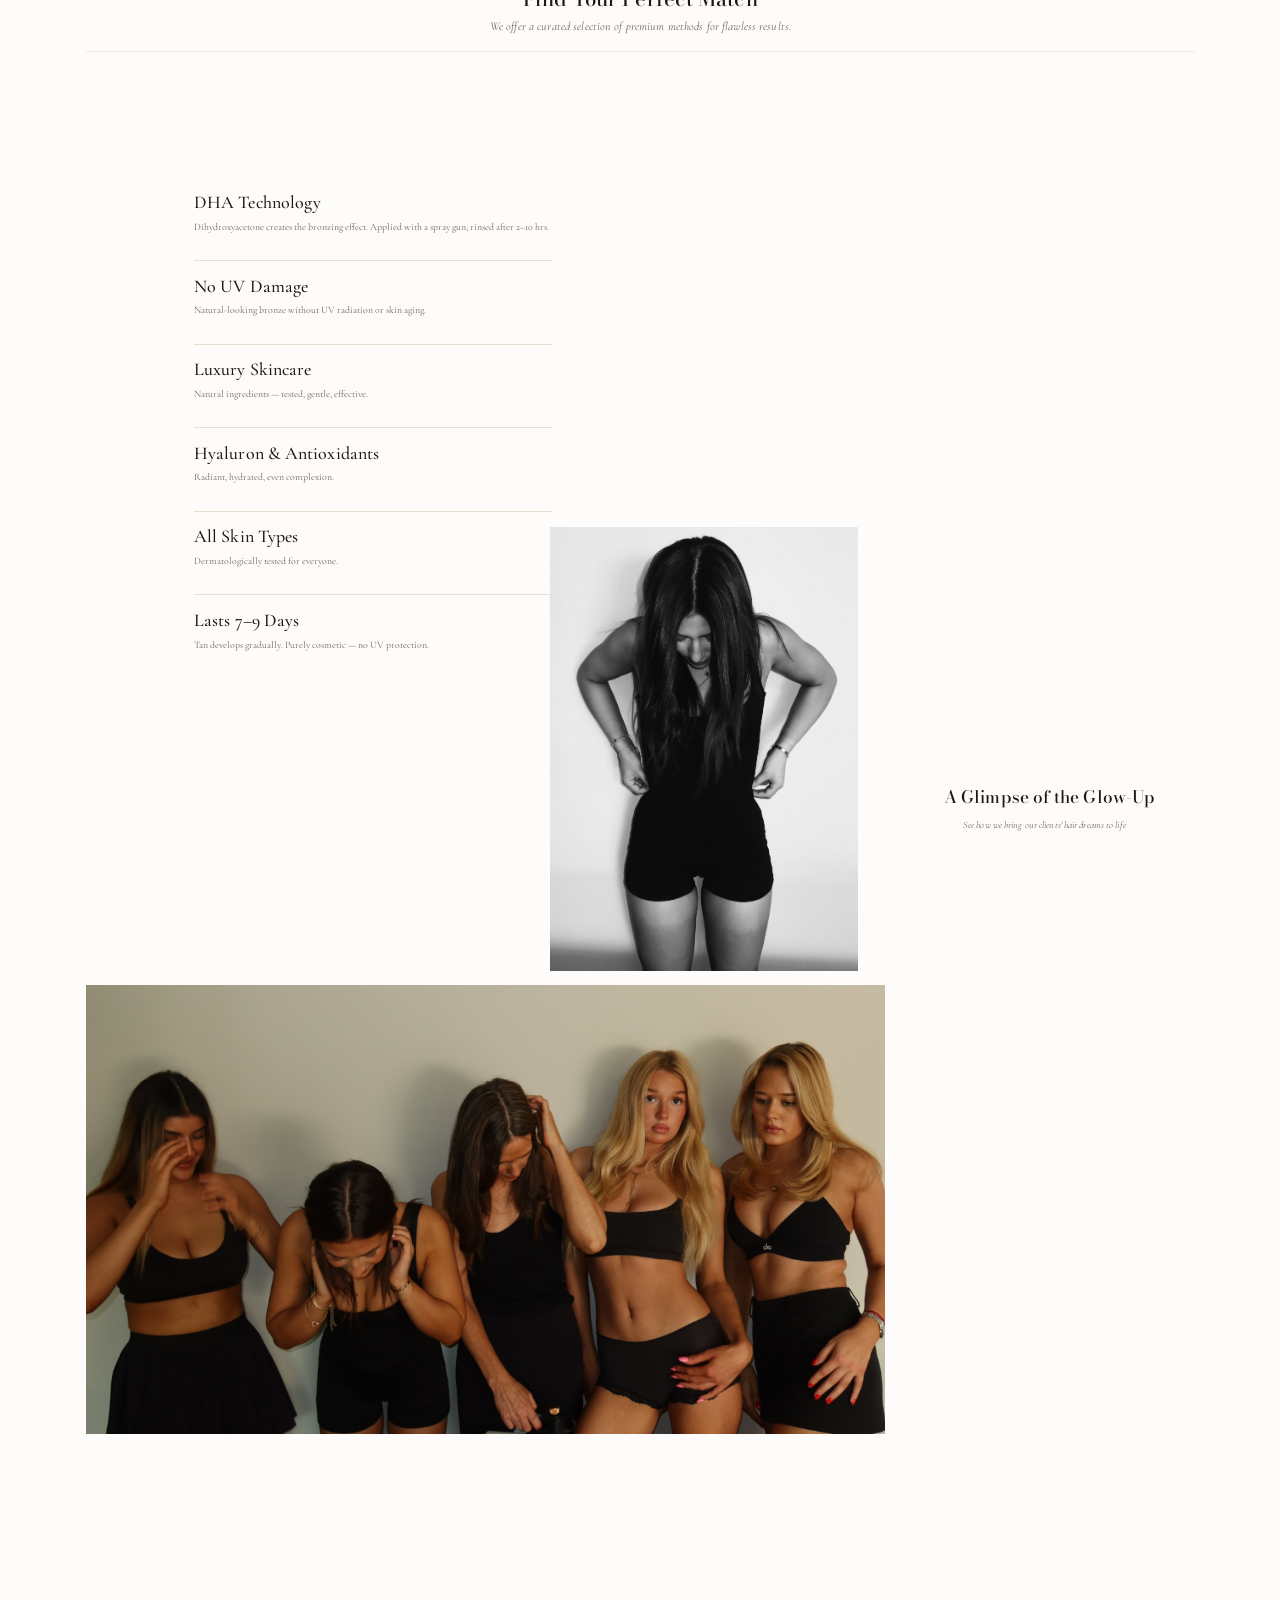
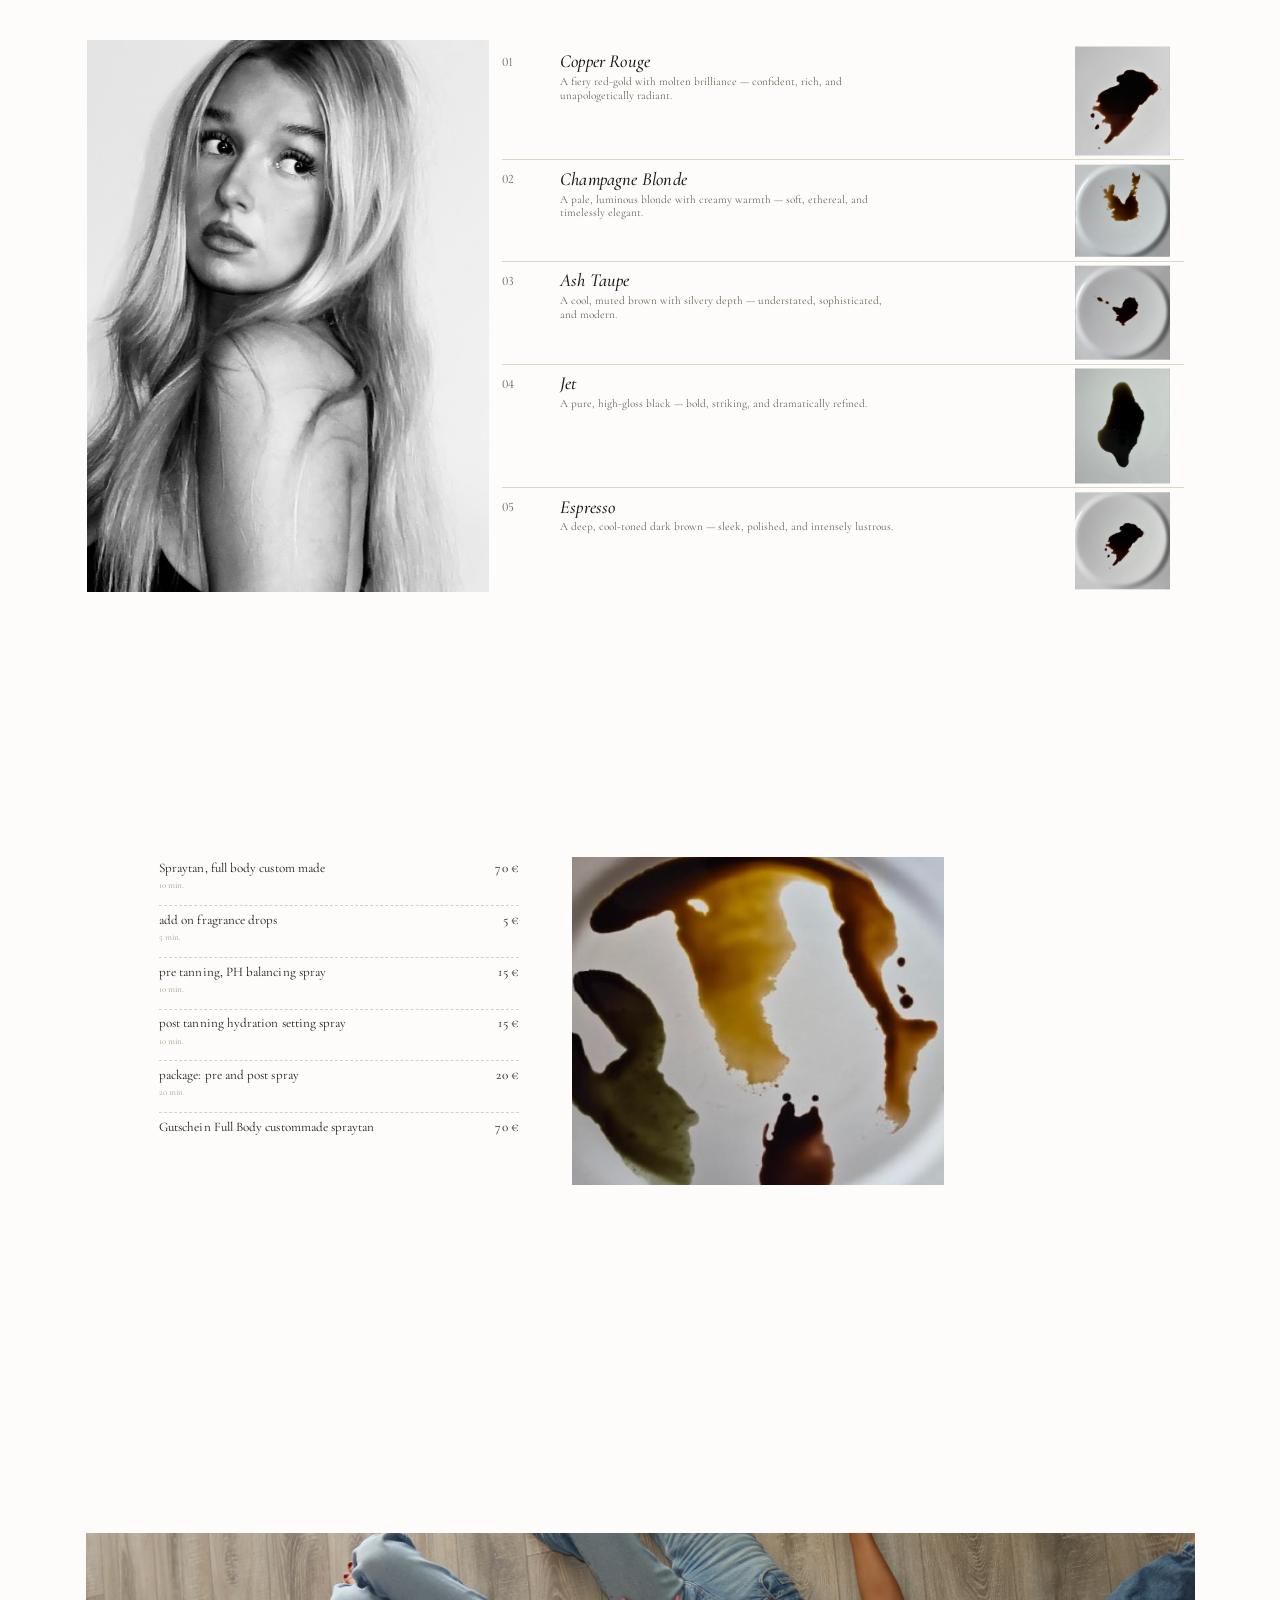
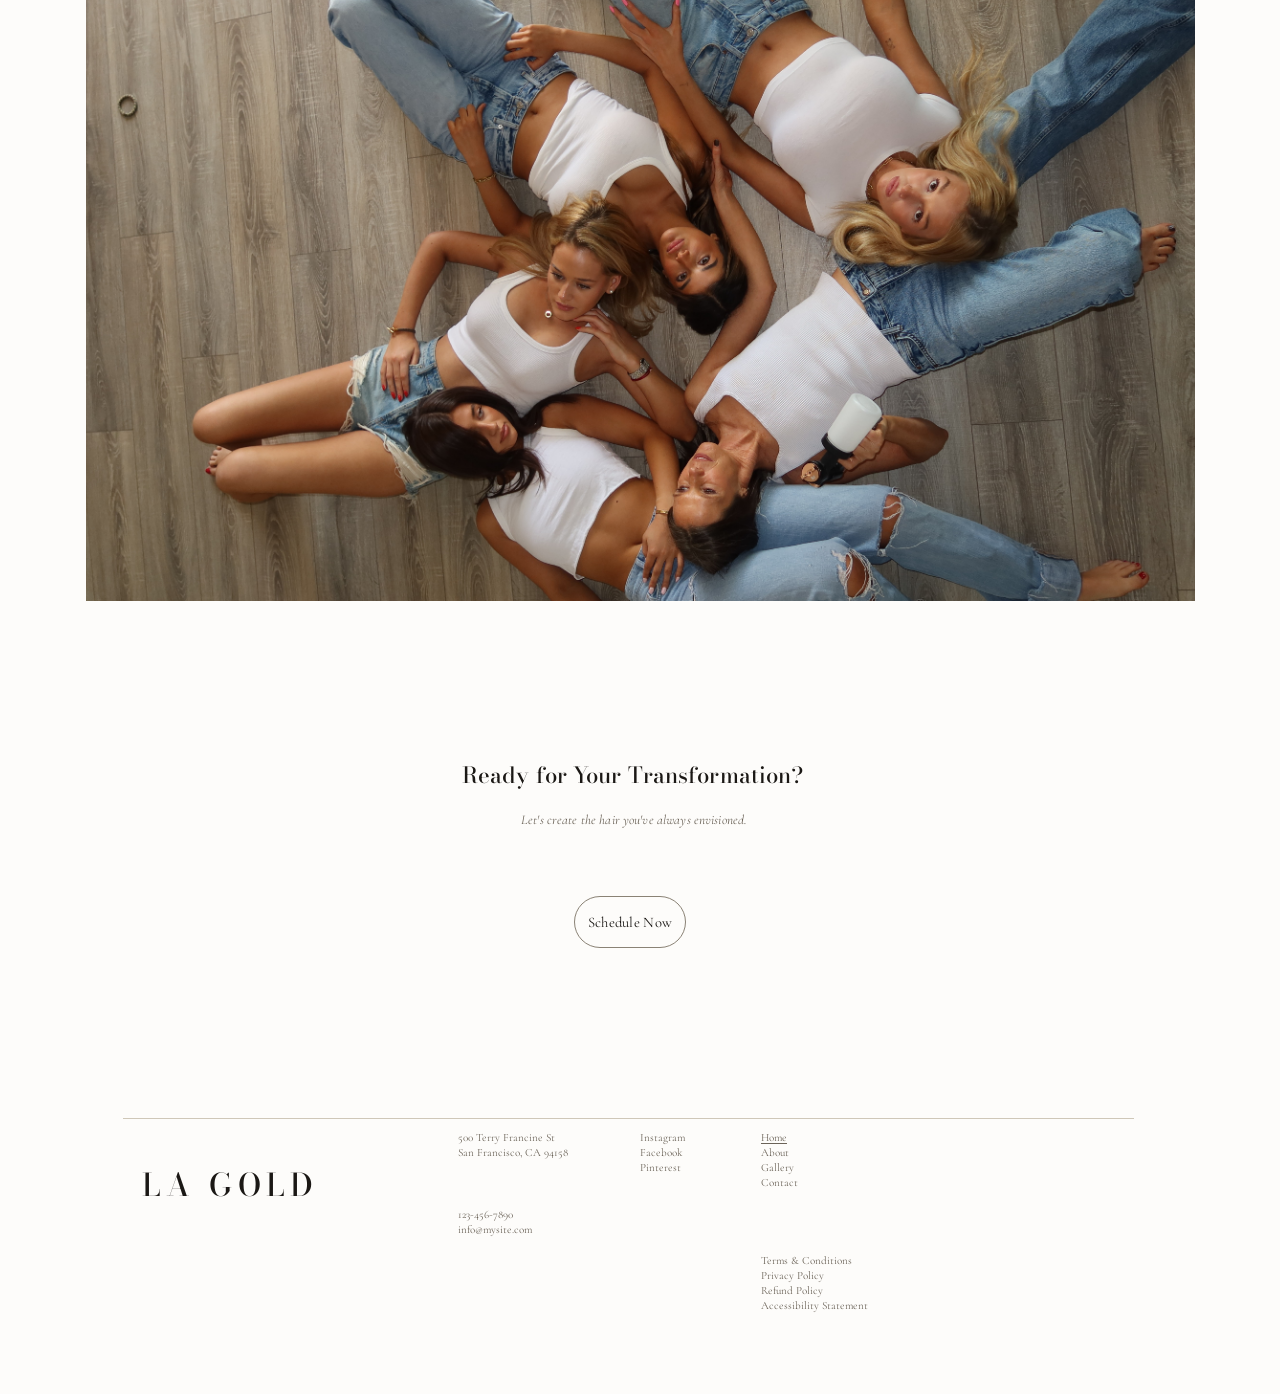
<file: alive.html>
<!DOCTYPE html>
<html lang="en">
<head>
  <meta charset="UTF-8" />
  <meta name="viewport" content="width=device-width, initial-scale=1.0" />
  <title>LA GOLD</title>
  <link rel="preconnect" href="https://fonts.googleapis.com" />
  <link rel="preconnect" href="https://fonts.gstatic.com" crossorigin />
  <link href="https://fonts.googleapis.com/css2?family=Bodoni+Moda:ital,opsz,wght@0,6..96,400;0,6..96,500;1,6..96,500&family=Cormorant+Garamond:ital,wght@0,400;0,500;1,400;1,500&family=Jost:wght@300;400&display=swap" rel="stylesheet" />
  <style>
    :root{
      --paper:#fdfcfa; --ink:#1b1815; --ink-soft:#6b6358; --gold-deep:#8f6a3f;
      --rule:#e6ded0; --quote:#2e3a45; --card:#f2efe9;
      --serif:"Cormorant Garamond",Georgia,serif;
      --display:"Bodoni Moda","Didot",Georgia,serif;
      --label:"Jost","Helvetica Neue",Arial,sans-serif;
    }
    *{box-sizing:border-box;margin:0;padding:0;}
    body{ background:var(--paper); color:var(--ink); font-family:var(--serif);
      min-height:100vh; display:flex; flex-direction:column; align-items:center; }

    /* stacking wrappers */
    .screen{ width:100%; display:flex; justify-content:center; }
    .connector{ width:100%; display:flex; justify-content:center; background:var(--paper); }
    .cinner{ position:relative; width:100%; max-width:1109px; container-type:inline-size; }
    .connector .ph{
      position:absolute; display:flex; align-items:center; justify-content:center;
      background:repeating-linear-gradient(135deg,#ece5da 0 14px,#e6ddcf 14px 28px);
      border:1px dashed #bcae97; color:#9a8c74; overflow:hidden;
    }
    .connector .ph span{ font-family:var(--label); text-transform:uppercase; letter-spacing:0.2em;
      font-size:0.85cqw; text-align:center; padding:0.6em; }
    .connector .ph span::before{ content:"\2b21"; display:block; font-size:1.6cqw; margin-bottom:0.4em; color:#c2b49b; }


/* ===== s1 (home2.html) ===== */
#s1{ --paper:#fdfcfa;
      --ink:#1b1815;
      --ink-soft:#6b6358;
      --gold-deep:#8f6a3f;
      --serif:"Cormorant Garamond",Georgia,serif;
      --display:"Bodoni Moda","Didot",Georgia,serif;
      --label:"Jost","Helvetica Neue",Arial,sans-serif; }
#s1 .stage{ position:relative;
      width:100%;
      max-width:1109px;
      aspect-ratio:1109 / 691;
      background:var(--paper);
      container-type:inline-size;
      overflow:hidden; }
#s1 .logo{ position:absolute; top:4.2%; left:0; width:100%;
      text-align:center; }
#s1 .logo img{ width:56%; height:auto; vertical-align:top;
      mix-blend-mode:multiply; }
#s1 .nav{ position:absolute; top:25.4%; left:2.80%;
      display:flex; gap:1.2cqw;
      font-family:var(--serif);
      letter-spacing:0.01em; font-size:1.38cqw; color:var(--ink-soft); }
#s1 .nav a{ position:relative; color:inherit; text-decoration:none; }
#s1 .nav a:first-child{ text-decoration:underline; text-underline-offset:3px; }
#s1 .booknow{ position:absolute; left:80.88%; top:24.46%; width:9.02%; height:4.34%;
      display:flex; align-items:center; justify-content:center;
      border:1px solid var(--ink); border-radius:40px;
      font-family:var(--label); text-transform:uppercase; letter-spacing:0.14em;
      font-size:0.92cqw; color:var(--ink); }
#s1 .login{ position:absolute; left:91.88%; top:24.8%;
      display:flex; align-items:center; gap:0.4cqw;
      font-family:var(--label); text-transform:uppercase; letter-spacing:0.05em;
      font-size:1.0cqw; color:var(--ink); }
#s1 .login::before{ content:""; width:1.7cqw; height:1.7cqw; border-radius:50%;
      border:1px solid var(--ink); display:inline-block;
      background:radial-gradient(circle at 50% 38%, var(--ink) 0 26%, transparent 27%),
                 radial-gradient(circle at 50% 95%, var(--ink) 0 42%, transparent 43%); }
#s1 .heading{ position:absolute; left:61.32%; top:32.6%; width:34.99%; }
#s1 .heading h1{ font-family:var(--display); font-weight:500;
      font-size:2.12cqw; line-height:1.2; letter-spacing:0.01em;
      white-space:nowrap; }
#s1 .heading h1 .pin{ color:var(--ink); white-space:nowrap; }
#s1 .heading p{ font-family:var(--serif); font-style:italic; color:var(--ink-soft);
      font-size:1.78cqw; margin-top:1.3cqw; }
#s1 .ph{ position:absolute;
      display:flex; align-items:center; justify-content:center;
      background:repeating-linear-gradient(135deg,#ece5da 0 14px,#e6ddcf 14px 28px);
      border:1px dashed #bcae97; color:#9a8c74; overflow:hidden; }
#s1 .ph span{ font-family:var(--label); text-transform:uppercase; letter-spacing:0.2em;
      font-size:0.85cqw; text-align:center; padding:0.6em; }
#s1 .ph span::before{ content:"⬡"; display:block; font-size:1.6cqw; margin-bottom:0.4em; color:#c2b49b; }
#s1 .p1{ left:2.71%;  top:30.97%; width:38.05%; height:66.57%; }
#s1 .p2{ left:41.57%; top:31.11%; width:17.76%; height:29.38%; }
#s1 .p3{ left:55.55%; top:60.35%; width:17.31%; height:39.07%; }
#s1 .p4{ left:72.95%; top:60.35%; width:27.14%; height:39.07%; }
#s1 .stage::after{ content:""; position:absolute; left:0; right:0; bottom:0; height:2px;
      background:linear-gradient(90deg,var(--gold-deep),transparent);
      opacity:.5; }

/* ===== s2 (reviews.html) ===== */
#s2{ --paper:#fdfcfa;
      --ink:#1b1815;
      --ink-soft:#6b6358;
      --gold-deep:#8f6a3f;
      --quote:#2e3a45;
      --card:#f2efe9;
      --serif:"Cormorant Garamond",Georgia,serif;
      --display:"Bodoni Moda","Didot",Georgia,serif;
      --label:"Jost","Helvetica Neue",Arial,sans-serif; }
#s2 .stage{ position:relative;
      width:100%;
      max-width:1109px;
      aspect-ratio:1109 / 691;
      background:var(--paper);
      container-type:inline-size;
      overflow:hidden; }
#s2 .ph{ position:absolute;
      display:flex; align-items:center; justify-content:center;
      background:repeating-linear-gradient(135deg,#ece5da 0 14px,#e6ddcf 14px 28px);
      border:1px dashed #bcae97; color:#9a8c74; overflow:hidden; }
#s2 .ph span{ font-family:var(--label); text-transform:uppercase; letter-spacing:0.2em;
      font-size:0.85cqw; text-align:center; padding:0.6em; }
#s2 .ph span::before{ content:"⬡"; display:block; font-size:1.6cqw; margin-bottom:0.4em; color:#c2b49b; }
#s2 .pic1{ left:0.271%; top:6.223%; width:47.160%; height:93.198%; }
#s2 .heading{ position:absolute; left:74.752%; top:4.342%; width:20.83%;
      font-family:var(--display); font-weight:500;
      font-size:2.62cqw; line-height:1.02; letter-spacing:0.022em; color:var(--ink); }
#s2 .card{ position:absolute; left:48.602%; top:62.952%; width:35.618%; height:25.615%;
      background:var(--card); }
#s2 .card .quote{ position:absolute; left:5.823%; top:12.994%; width:57.215%;
      font-family:var(--serif); font-weight:500; color:var(--quote);
      font-size:1.74cqw; line-height:1.24; }
#s2 .card .author{ position:absolute; left:6.582%; top:84.746%;
      font-family:var(--serif); color:#8c8283;
      font-size:1.36cqw; letter-spacing:0.01em; }
#s2 .card .arrows{ position:absolute; left:85.063%; top:83.4%; width:14.18%;
      display:flex; justify-content:space-between; align-items:center;
      font-family:var(--label); font-weight:300; color:var(--ink);
      font-size:1.5cqw; }

/* ===== s3 (methods.html) ===== */
#s3{ --paper:#fdfcfa;
      --ink:#1b1815;
      --ink-soft:#6b6358;
      --gold-deep:#8f6a3f;
      --rule:#e6ded0;
      --serif:"Cormorant Garamond",Georgia,serif;
      --display:"Bodoni Moda","Didot",Georgia,serif;
      --label:"Jost","Helvetica Neue",Arial,sans-serif; }
#s3 .stage{ position:relative;
      width:100%;
      max-width:1109px;
      aspect-ratio:1109 / 691;
      background:var(--paper);
      container-type:inline-size;
      overflow:hidden; }
#s3 .title{ position:absolute; left:39.78%; top:4.052%; width:30%;
      text-align:center;
      font-family:var(--display); font-weight:500;
      font-size:1.85cqw; line-height:1; letter-spacing:0.005em; color:var(--ink); white-space:nowrap; }
#s3 .subtitle{ position:absolute; left:41.929%; top:8.394%; width:25.789%;
      text-align:center;
      font-family:var(--serif); font-style:italic; color:var(--ink-soft);
      font-size:1.07cqw; line-height:1; letter-spacing:0.01em; white-space:nowrap; }
#s3 .menu{ position:absolute; left:9.738%; top:20.550%; width:32.282%; height:70.043%;
      display:flex; flex-direction:column; }
#s3 .item{ flex:1; }
#s3 .item + .item{ border-top:1px solid var(--rule); padding-top:1.5cqw; }
#s3 .item h3{ font-family:var(--serif); font-weight:500; color:var(--ink);
      font-size:1.62cqw; line-height:1; letter-spacing:0.005em; }
#s3 .item p{ font-family:var(--serif); color:var(--ink-soft);
      font-size:0.89cqw; line-height:1; margin-top:0.95cqw; white-space:nowrap; }
#s3 .ph{ position:absolute;
      display:flex; align-items:center; justify-content:center;
      background:repeating-linear-gradient(135deg,#ece5da 0 14px,#e6ddcf 14px 28px);
      border:1px dashed #bcae97; color:#9a8c74; overflow:hidden; }
#s3 .ph span{ font-family:var(--label); text-transform:uppercase; letter-spacing:0.2em;
      font-size:0.85cqw; text-align:center; padding:0.6em; }
#s3 .ph span::before{ content:"⬡"; display:block; font-size:1.6cqw; margin-bottom:0.4em; color:#c2b49b; }
#s3 .pic{ left:41.840%; top:68.741%; width:27.773%; height:31.259%; }

/* ===== s4 (glimpse.html) ===== */
#s4{ --paper:#fdfcfa;
      --ink:#1b1815;
      --ink-soft:#6b6358;
      --gold-deep:#8f6a3f;
      --serif:"Cormorant Garamond",Georgia,serif;
      --display:"Bodoni Moda","Didot",Georgia,serif;
      --label:"Jost","Helvetica Neue",Arial,sans-serif; }
#s4 .stage{ position:relative;
      width:100%;
      max-width:1109px;
      aspect-ratio:1109 / 691;
      background:var(--paper);
      container-type:inline-size;
      overflow:hidden; }
#s4 .ph{ position:absolute;
      display:flex; align-items:center; justify-content:center;
      background:repeating-linear-gradient(135deg,#ece5da 0 14px,#e6ddcf 14px 28px);
      border:1px dashed #bcae97; color:#9a8c74; overflow:hidden; }
#s4 .ph span{ font-family:var(--label); text-transform:uppercase; letter-spacing:0.2em;
      font-size:0.85cqw; text-align:center; padding:0.6em; }
#s4 .ph span::before{ content:"⬡"; display:block; font-size:1.6cqw; margin-bottom:0.4em; color:#c2b49b; }
#s4 .pic-top{ left:45.717%; top:0%; width:26.781%; height:32.996%; }
#s4 .pic-big{ left:0%; top:35.022%; width:72.047%; height:64.978%; }
#s4 .title{ position:absolute; left:77.367%; top:6.657%;
      font-family:var(--display); font-weight:500; color:var(--ink);
      font-size:1.55cqw; line-height:1; letter-spacing:0.005em; white-space:nowrap; }
#s4 .subtitle{ position:absolute; left:79.08%; top:11.288%;
      font-family:var(--serif); font-style:italic; color:var(--ink-soft);
      font-size:0.88cqw; line-height:1; letter-spacing:0.01em; white-space:nowrap; }

/* ===== s5 (colors.html) ===== */
#s5{ --paper:#fdfcfa;
      --ink:#1b1815;
      --ink-soft:#6b6358;
      --gold-deep:#8f6a3f;
      --rule:#ddd4c4;
      --serif:"Cormorant Garamond",Georgia,serif;
      --display:"Bodoni Moda","Didot",Georgia,serif;
      --label:"Jost","Helvetica Neue",Arial,sans-serif; }
#s5 .stage{ position:relative;
      width:100%;
      max-width:1109px;
      aspect-ratio:1109 / 691;
      background:var(--paper);
      container-type:inline-size;
      overflow:hidden; }
#s5 .ph{ position:absolute;
      display:flex; align-items:center; justify-content:center;
      background:repeating-linear-gradient(135deg,#ece5da 0 14px,#e6ddcf 14px 28px);
      border:1px dashed #bcae97; color:#9a8c74; overflow:hidden; }
#s5 .ph span{ font-family:var(--label); text-transform:uppercase; letter-spacing:0.2em;
      font-size:0.85cqw; text-align:center; padding:0.6em; }
#s5 .ph span::before{ content:"⬡"; display:block; font-size:1.6cqw; margin-bottom:0.4em; color:#c2b49b; }
#s5 .title{ position:absolute; left:39.78%; top:4.052%; width:30%;
      text-align:center;
      font-family:var(--display); font-weight:500;
      font-size:1.85cqw; line-height:1; letter-spacing:0.005em; color:var(--ink); white-space:nowrap; }
#s5 .subtitle{ position:absolute; left:41.929%; top:8.394%; width:25.789%;
      text-align:center;
      font-family:var(--serif); font-style:italic; color:var(--ink-soft);
      font-size:1.07cqw; line-height:1; letter-spacing:0.01em; white-space:nowrap; }
#s5 .pic1{ left:0.090%; top:15.051%; width:36.249%; height:79.884%; }
#s5 .textblock{ position:absolute; left:37.511%; top:15.485%; width:61.497%; height:79.595%;
      overflow:hidden; }
#s5 .list{ position:absolute; left:0; top:0; width:100%; height:100%;
      display:flex; flex-direction:column; }
#s5 .row{ flex-basis:0; position:relative;
      border-top:1px solid var(--rule);
      padding-top:1.0cqw; }
#s5 .row:first-child{ border-top:0; }
#s5 .r01{ flex-grow:1.143; }
#s5 .r02{ flex-grow:0.969; }
#s5 .r03{ flex-grow:0.991; }
#s5 .r04{ flex-grow:1.205; }
#s5 .r05{ flex-grow:1.019; }
#s5 .rnum{ position:absolute; left:0; top:1.0cqw;
      font-family:var(--serif); font-feature-settings:"lnum" 1; color:var(--ink-soft);
      font-size:1.16cqw; letter-spacing:0.04em; }
#s5 .rname{ position:absolute; left:8.5%; top:0.85cqw;
      font-family:var(--serif); font-style:italic; font-weight:500; color:var(--ink);
      font-size:1.66cqw; line-height:1; letter-spacing:0.01em; }
#s5 .rdesc{ position:absolute; left:8.5%; top:2.9cqw; width:50%;
      font-family:var(--serif); color:var(--ink-soft);
      font-size:1.02cqw; line-height:1.22; }
#s5 .rswatch{ right:2%; top:50%; transform:translateY(-50%);
      width:14%; height:auto; border:0; }
#s5 .rs01{ aspect-ratio:0.875; }
#s5 .rs02{ aspect-ratio:1.032; }
#s5 .rs03{ aspect-ratio:1.009; }
#s5 .rs04{ aspect-ratio:0.830; }
#s5 .rs05{ aspect-ratio:0.981; }
#s5 .rswatch span{ font-size:0.7cqw; }

/* ===== s6 (pricing.html) ===== */
#s6{ --paper:#fdfcfa;
      --ink:#1b1815;
      --ink-soft:#6b6358;
      --gold-deep:#8f6a3f;
      --rule:#d8cfc0;
      --serif:"Cormorant Garamond",Georgia,serif;
      --display:"Bodoni Moda","Didot",Georgia,serif;
      --label:"Jost","Helvetica Neue",Arial,sans-serif; }
#s6 .stage{ position:relative;
      width:100%;
      max-width:1109px;
      aspect-ratio:1109 / 691;
      background:var(--paper);
      container-type:inline-size;
      overflow:hidden; }
#s6 .title{ position:absolute; left:39.78%; top:4.052%; width:30%;
      text-align:center;
      font-family:var(--display); font-weight:500;
      font-size:1.85cqw; line-height:1; letter-spacing:0.005em; color:var(--ink); white-space:nowrap; }
#s6 .subtitle{ position:absolute; left:41.929%; top:8.394%; width:25.789%;
      text-align:center;
      font-family:var(--serif); font-style:italic; color:var(--ink-soft);
      font-size:1.07cqw; line-height:1; letter-spacing:0.01em; white-space:nowrap; }
#s6 .menu{ position:absolute; left:6.583%; top:20.984%; width:32.462%; height:43.706%;
      display:flex; flex-direction:column; }
#s6 .mitem{ flex:1; position:relative;
      border-top:1px dashed var(--rule);
      padding-top:0.7cqw; }
#s6 .mitem:first-child{ border-top:0; padding-top:0; }
#s6 .mitem .name{ font-family:var(--serif); color:var(--ink);
      font-size:1.18cqw; line-height:1; letter-spacing:0.005em; }
#s6 .mitem .sub{ font-family:var(--serif); color:#a99e8c;
      font-size:0.82cqw; line-height:1; margin-top:0.55cqw; }
#s6 .mitem .price{ position:absolute; right:0; top:0.7cqw;
      font-family:var(--serif); color:var(--ink);
      font-size:1.18cqw; line-height:1; letter-spacing:0.01em; }
#s6 .mitem:first-child .price{ top:0; }
#s6 .ph{ position:absolute;
      display:flex; align-items:center; justify-content:center;
      background:repeating-linear-gradient(135deg,#ece5da 0 14px,#e6ddcf 14px 28px);
      border:1px dashed #bcae97; color:#9a8c74; overflow:hidden; }
#s6 .ph span{ font-family:var(--label); text-transform:uppercase; letter-spacing:0.2em;
      font-size:0.85cqw; text-align:center; padding:0.6em; }
#s6 .ph span::before{ content:"⬡"; display:block; font-size:1.6cqw; margin-bottom:0.4em; color:#c2b49b; }
#s6 .pic2{ left:43.823%; top:20.260%; width:33.543%; height:47.467%; }

/* ===== s7 (group.html) ===== */
#s7{ --paper:#fdfcfa;
      --ink:#1b1815;
      --ink-soft:#6b6358;
      --gold-deep:#8f6a3f;
      --serif:"Cormorant Garamond",Georgia,serif;
      --display:"Bodoni Moda","Didot",Georgia,serif;
      --label:"Jost","Helvetica Neue",Arial,sans-serif; }
#s7 .stage{ position:relative;
      width:100%;
      max-width:1109px;
      aspect-ratio:1109 / 691;
      background:var(--paper);
      container-type:inline-size;
      overflow:hidden; }
#s7 .ph{ position:absolute;
      display:flex; align-items:center; justify-content:center;
      background:repeating-linear-gradient(135deg,#ece5da 0 14px,#e6ddcf 14px 28px);
      border:1px dashed #bcae97; color:#9a8c74; overflow:hidden; }
#s7 .ph span{ font-family:var(--label); text-transform:uppercase; letter-spacing:0.2em;
      font-size:0.85cqw; text-align:center; padding:0.6em; }
#s7 .ph span::before{ content:"⬡"; display:block; font-size:1.6cqw; margin-bottom:0.4em; color:#c2b49b; }
#s7 .pic1{ left:0%; top:3.329%; width:100%; height:96.671%; }

/* ===== s8 (cta-footer.html) ===== */
#s8{ --paper:#fdfcfa;
      --ink:#1b1815;
      --ink-soft:#6b6358;
      --gold-deep:#8f6a3f;
      --rule:#cfc7b8;
      --serif:"Cormorant Garamond",Georgia,serif;
      --display:"Bodoni Moda","Didot",Georgia,serif;
      --label:"Jost","Helvetica Neue",Arial,sans-serif; }
#s8 .stage{ position:relative;
      width:100%;
      max-width:1109px;
      aspect-ratio:1109 / 691;
      background:var(--paper);
      container-type:inline-size;
      overflow:hidden; }
#s8 .title{ position:absolute; left:33.905%; top:8.9%; width:30.298%;
      text-align:center;
      font-family:var(--display); font-weight:500;
      font-size:2.0cqw; line-height:1; letter-spacing:0.005em; color:var(--ink); white-space:nowrap; }
#s8 .subtitle{ position:absolute; left:39.224%; top:16.064%; width:19.387%;
      text-align:center;
      font-family:var(--serif); font-style:italic; color:var(--ink-soft);
      font-size:1.2cqw; line-height:1; letter-spacing:0.01em; white-space:nowrap; }
#s8 .btn{ position:absolute; left:44.003%; top:27.931%; width:10.099%; height:7.525%;
      display:flex; align-items:center; justify-content:center;
      border:1px solid #8a8275; border-radius:6cqw;
      font-family:var(--serif); color:var(--ink); font-size:1.32cqw; letter-spacing:0.02em; }
#s8 .line{ position:absolute; left:3.336%; top:59.99%; width:91.163%; height:1px;
      background:var(--rule); }
#s8 .logo{ position:absolute; left:5.050%; top:67.583%; width:15.329%;
      font-family:var(--display); font-weight:500; color:var(--ink);
      font-size:2.82cqw; letter-spacing:0.18em; line-height:1; white-space:nowrap; }
#s8 .footer{ position:absolute; left:33.544%; top:61.939%; width:36.429%; height:26.628%;
      font-family:var(--serif); color:var(--ink-soft); font-size:1.0cqw; line-height:1.34; }
#s8 .footer .blk{ position:absolute; }
#s8 .footer a{ color:inherit; text-decoration:none; }
#s8 .footer .b-addr{ left:0; top:0; white-space:nowrap; }
#s8 .footer .b-contact{ left:0; top:42%; white-space:nowrap; }
#s8 .footer .b-social{ left:45%; top:0; }
#s8 .footer .b-nav{ left:75%; top:0; }
#s8 .footer .b-legal{ left:75%; top:67%; white-space:nowrap; }
#s8 .footer .cur{ text-decoration:underline; text-underline-offset:2px; }

    /* ---- photo joins (assembled-site only; original screens untouched) ---- */
    /* The Seam: methods' top-half photo + glimpse's lower-half photo -> one portrait */
    #s3 .pic{ border-bottom:0; }
    #s4 .pic-top{ left:41.840%; width:27.773%; border-top:0; }
    /* The Reveal: glimpse big photo flows past its bottom edge */
    #s4 .pic-big{ border-bottom:0; }

    /* ---- Unified sticky section title (methods -> pricing) ---- */
    /* the three duplicate per-screen titles are suppressed; one sticky title rides the band */
    #s3 .title, #s3 .subtitle,
    #s5 .title, #s5 .subtitle,
    #s6 .title, #s6 .subtitle{ display:none; }

    .titleband{ position:relative; width:100%; display:flex; flex-direction:column; align-items:center; }
    .bandtitle{
      position:sticky; top:0; z-index:30;
      width:100%; max-width:1109px;
      container-type:inline-size;
      background:var(--paper);
      text-align:center;
      padding-top:2.2cqw; padding-bottom:1.4cqw;
      border-bottom:1px solid rgba(27,24,21,0.07);
    }
    .bandtitle .bt-title{
      font-family:var(--display); font-weight:500;
      font-size:1.85cqw; line-height:1; letter-spacing:0.005em; color:var(--ink);
    }
    .bandtitle .bt-sub{
      font-family:var(--serif); font-style:italic; color:var(--ink-soft);
      font-size:1.07cqw; line-height:1; letter-spacing:0.01em; margin-top:1.0cqw;
    }


    /* ============ alive interpretation (motion layer) ============ */
    body.alive{ scroll-behavior:smooth; }

    /* scroll reveal: everything fades up as it enters view */
    body.alive .rv{ opacity:0; transition:opacity 1s ease, transform 1s cubic-bezier(.22,.61,.36,1); }
    body.alive .rv.up{ transform:translateY(26px); }
    body.alive .rv.in{ opacity:1; transform:none; }

    /* slow Ken-Burns drift on the big feature photographs. The photo FRAME
       keeps the exact static geometry and clips its content; only an oversized
       inner image layer (inset:-9% -> larger than the frame on every side)
       moves, so the drift never spills past the frame or shifts the layout,
       and the enlargement guarantees no edge gaps while it pans/zooms. */
    body.alive .kbimg{
      position:absolute; inset:-9%;
      background-size:cover; background-position:center;
      will-change:transform;
      animation: aliveKB 26s ease-in-out infinite alternate;
    }
    @keyframes aliveKB{
      from{ transform:scale(1.00) translate(-1.6%, -1.3%); }
      to  { transform:scale(1.05) translate( 1.6%,  1.4%); }
    }

    /* hero logo breathes in on load */
    body.alive #s1 .logo{ animation: aliveRise 1.4s cubic-bezier(.22,.61,.36,1) both; }
    @keyframes aliveRise{ from{opacity:0; letter-spacing:0.18em;} to{opacity:1;} }

    /* photographs warm slightly on hover */
    body.alive .ph{ transition:filter .6s ease, box-shadow .6s ease; }
    body.alive .screen .ph:hover{ filter:brightness(1.05) contrast(1.02);
      box-shadow:0 12px 44px rgba(27,24,21,.18); }
    /* The Seam portrait is one image split across two screens (#s3 .pic +
       #s4 .pic-top). JS mirrors the hover onto both halves (.seamhover) so the
       whole portrait lights up as one. Filter-only glow -- no box-shadow, which
       would otherwise draw a line along the internal join. */
    body.alive #s3 .pic:hover, body.alive #s4 .pic-top:hover{ box-shadow:none; }
    body.alive #s3 .pic.seamhover, body.alive #s4 .pic-top.seamhover{
      filter:brightness(1.05) contrast(1.02); box-shadow:none; }

    @media (prefers-reduced-motion: reduce){
      body.alive .rv{ opacity:1 !important; transform:none !important; transition:none; }
      body.alive .kbimg, body.alive .logo{ animation:none !important; }
    }
  </style>
</head>
<body class="alive">
  <section class="screen" id="s1">
<div class="stage">
    <div class="logo"><img src="assets/logo.png" alt="LA GOLD" /></div>

    <nav class="nav">
      <a href="#">Home</a>
      <a href="#">About</a>
      <a href="#">Gallery</a>
      <a href="#">Contact</a>
    </nav>

    <a class="booknow" href="#">Book Now</a>
    <a class="login" href="#">Log In</a>

    <div class="heading">
      <h1>Custom Spray Tan Artist <span class="pin">· Germany</span></h1>
      <p>The perfect golden glow</p>
    </div>

    <div class="ph p1" style="border:0;overflow:hidden;"><div class="kbimg" style="background-image:url('assets/home-portrait.jpg');"></div></div>
    <div class="ph p2" style="background-image:url('assets/home-swatch.jpg');background-size:cover;background-position:center;border:0;"></div>
    <div class="ph p3" style="background-image:url('assets/home-airbrush.jpg');background-size:cover;background-position:center;border:0;"></div>
    <div class="ph p4" style="background-image:url('assets/home-group.jpg');background-size:cover;background-position:center;border:0;"></div>
  </div>
  </section>
  <!-- connector: The Drop-In -->
  <section class="connector" id="c1" data-name="The Drop-In"><div class="cinner" style="height:7cqw"></div></section>
  <section class="screen" id="s2">
<div class="stage">

    <!-- Picture 1 -->
    <div class="ph pic1" style="border:0;overflow:hidden;"><div class="kbimg" style="background-image:url('assets/reviews-community.jpg');"></div></div>

    <!-- Heading -->
    <h2 class="heading">Words from Our Community</h2>

    <!-- Testimonial card with nested children -->
    <div class="card">
      <p class="quote">"The most natural-looking extensions I've ever had. Truly an art form."</p>
      <div class="author">Kaia Lindstrom</div>
      <div class="arrows"><span>&larr;</span><span>&rarr;</span></div>
    </div>

  </div>
  </section>
  <!-- connector: The Turn -->
  <section class="connector" id="c2" data-name="The Turn"><div class="cinner" style="height:7cqw"></div></section>
  <!-- unified sticky section title: methods -> pricing -->
  <div class="titleband">
  <div class="bandtitle">
    <h2 class="bt-title">Find Your Perfect Match</h2>
    <p class="bt-sub">We offer a curated selection of premium methods for flawless results.</p>
  </div>
  <section class="screen" id="s3">
<div class="stage">

    <h2 class="title">Find Your Perfect Match</h2>
    <p class="subtitle">We offer a curated selection of premium methods for flawless results.</p>

    <div class="menu">
      <div class="item">
        <h3>DHA Technology</h3>
        <p>Dihydroxyacetone creates the bronzing effect. Applied with a spray gun; rinsed after 2–10 hrs.</p>
      </div>
      <div class="item">
        <h3>No UV Damage</h3>
        <p>Natural-looking bronze without UV radiation or skin aging.</p>
      </div>
      <div class="item">
        <h3>Luxury Skincare</h3>
        <p>Natural ingredients — tested, gentle, effective.</p>
      </div>
      <div class="item">
        <h3>Hyaluron &amp; Antioxidants</h3>
        <p>Radiant, hydrated, even complexion.</p>
      </div>
      <div class="item">
        <h3>All Skin Types</h3>
        <p>Dermatologically tested for everyone.</p>
      </div>
      <div class="item">
        <h3>Lasts 7–9 Days</h3>
        <p>Tan develops gradually. Purely cosmetic — no UV protection.</p>
      </div>
    </div>

    <div class="ph pic" style="background-image:url('assets/methods-bronzed.jpg');background-size:cover;background-position:center;border:0;"></div>

  </div>
  </section>
  <!-- connector: The Seam (methods ↔ glimpse photo join) -->
  <section class="connector" id="c3" data-name="The Seam"></section>
  <section class="screen" id="s4">
<div class="stage">

    <div class="ph pic-top" style="background-image:url('assets/glimpse-studio.jpg');background-size:cover;background-position:center;border:0;"></div>
    <div class="ph pic-big" style="border:0;overflow:hidden;"><div class="kbimg" style="background-image:url('assets/glimpse-group.jpg');"></div></div>

    <h2 class="title">A Glimpse of the Glow-Up</h2>
    <p class="subtitle">See how we bring our clients' hair dreams to life</p>

  </div>
  </section>
  <!-- connector: The Reveal -->
  <section class="connector" id="c4" data-name="The Reveal"><div class="cinner" style="height:8cqw"></div></section>
  <section class="screen" id="s5">
<div class="stage">

    <!-- top header -->
    <h2 class="title">Find Your Perfect Match</h2>
    <p class="subtitle">We offer a curated selection of premium methods for flawless results.</p>

    <!-- Picture 1 -->
    <div class="ph pic1" style="border:0;overflow:hidden;"><div class="kbimg" style="background-image:url('assets/colors-portrait.jpg');"></div></div>

    <!-- text block: the shade list -->
    <div class="textblock">
      <div class="list">

        <!-- 01 — clipped at top; only its last line shows -->
        <div class="row r01">
          <div class="rnum">01</div>
          <div class="rname">Copper Rouge</div>
          <div class="rdesc">A fiery red-gold with molten brilliance —
            confident, rich, and unapologetically radiant.</div>
          <div class="ph rswatch rs01" style="background-image:url('assets/colors-swatch01.jpg');background-size:cover;background-position:center;border:0;"></div>
        </div>

        <div class="row r02">
          <div class="rnum">02</div>
          <div class="rname">Champagne Blonde</div>
          <div class="rdesc">A pale, luminous blonde with creamy warmth —
            soft, ethereal, and timelessly elegant.</div>
          <div class="ph rswatch rs02" style="background-image:url('assets/colors-swatch02.jpg');background-size:cover;background-position:center;border:0;"></div>
        </div>

        <div class="row r03">
          <div class="rnum">03</div>
          <div class="rname">Ash Taupe</div>
          <div class="rdesc">A cool, muted brown with silvery depth —
            understated, sophisticated, and modern.</div>
          <div class="ph rswatch rs03" style="background-image:url('assets/colors-swatch03.jpg');background-size:cover;background-position:center;border:0;"></div>
        </div>

        <div class="row r04">
          <div class="rnum">04</div>
          <div class="rname">Jet</div>
          <div class="rdesc">A pure, high-gloss black — bold, striking, and
            dramatically refined.</div>
          <div class="ph rswatch rs04" style="background-image:url('assets/colors-swatch04.jpg');background-size:cover;background-position:center;border:0;"></div>
        </div>

        <div class="row r05">
          <div class="rnum">05</div>
          <div class="rname">Espresso</div>
          <div class="rdesc">A deep, cool-toned dark brown — sleek, polished, and
            intensely lustrous.</div>
          <div class="ph rswatch rs05" style="background-image:url('assets/colors-swatch05.jpg');background-size:cover;background-position:center;border:0;"></div>
        </div>

      </div>
    </div>

  </div>
  </section>
  <!-- connector: The Ledger -->
  <section class="connector" id="c5" data-name="The Ledger"><div class="cinner" style="height:7cqw"></div></section>
  <section class="screen" id="s6">
<div class="stage">

    <!-- top header -->
    <h2 class="title">Find Your Perfect Match</h2>
    <p class="subtitle">We offer a curated selection of premium methods for flawless results.</p>

    <!-- manu : price list -->
    <div class="menu">
      <div class="mitem">
        <div class="name">Spraytan, full body custom made</div>
        <div class="sub">10 min.</div>
        <div class="price">70 €</div>
      </div>
      <div class="mitem">
        <div class="name">add on fragrance drops</div>
        <div class="sub">5 min.</div>
        <div class="price">5 €</div>
      </div>
      <div class="mitem">
        <div class="name">pre tanning, PH balancing spray</div>
        <div class="sub">10 min.</div>
        <div class="price">15 €</div>
      </div>
      <div class="mitem">
        <div class="name">post tanning hydration setting spray</div>
        <div class="sub">10 min.</div>
        <div class="price">15 €</div>
      </div>
      <div class="mitem">
        <div class="name">package: pre and post spray</div>
        <div class="sub">20 min.</div>
        <div class="price">20 €</div>
      </div>
      <div class="mitem">
        <div class="name">Gutschein Full Body custommade spraytan</div>
        <div class="price">70 €</div>
      </div>
    </div>

    <!-- Picture 2 -->
    <div class="ph pic2" style="border:0;overflow:hidden;"><div class="kbimg" style="background-image:url('assets/pricing-custom.jpg');"></div></div>

  </div>
  </section>
  </div><!-- /titleband -->
  <!-- connector: The Gather -->
  <section class="connector" id="c6" data-name="The Gather"><div class="cinner" style="height:8cqw"></div></section>
  <section class="screen" id="s7">
<div class="stage">

    <!-- Picture 1 -->
    <div class="ph pic1" style="border:0;overflow:hidden;"><div class="kbimg" style="background-image:url('assets/group-squad.jpg');"></div></div>

  </div>
  </section>
  <!-- connector: The Close -->
  <section class="connector" id="c7" data-name="The Close"><div class="cinner" style="height:8cqw"></div></section>
  <section class="screen" id="s8">
<div class="stage">

    <!-- CTA -->
    <h2 class="title">Ready for Your Transformation?</h2>
    <p class="subtitle">Let's create the hair you've always envisioned.</p>
    <div class="btn">Schedule Now</div>

    <!-- divider -->
    <div class="line"></div>

    <!-- logo -->
    <div class="logo">LA&nbsp;GOLD</div>

    <!-- footer columns -->
    <div class="footer">
      <div class="blk b-addr">500 Terry Francine St<br>San Francisco, CA 94158</div>
      <div class="blk b-contact">123-456-7890<br>info@mysite.com</div>
      <div class="blk b-social">Instagram<br>Facebook<br>Pinterest</div>
      <div class="blk b-nav"><a class="cur" href="#">Home</a><br>About<br>Gallery<br>Contact</div>
      <div class="blk b-legal">Terms &amp; Conditions<br>Privacy Policy<br>Refund Policy<br>Accessibility Statement</div>
    </div>

  </div>
  </section>
  <script>
  (function(){
    var mq = window.matchMedia('(prefers-reduced-motion: reduce)');
    if (mq.matches) return;
    // reveal every stage child + the sticky band title as it scrolls into view
    var targets = document.querySelectorAll('.screen .stage > *, .bandtitle');
    var io = new IntersectionObserver(function(entries){
      entries.forEach(function(e){
        if(e.isIntersecting){ e.target.classList.add('in'); io.unobserve(e.target); }
      });
    }, { threshold: 0.12, rootMargin: '0px 0px -8% 0px' });
    targets.forEach(function(el, i){
      el.classList.add('rv');
      // photos fade only (they carry the Ken-Burns transform); text also rises
      var bg = el.style && el.style.backgroundImage;
      if(!(el.classList.contains('ph') || bg)) el.classList.add('up');
      // gentle stagger within each screen
      var stage = el.closest('.stage');
      var sibs = stage ? Array.prototype.indexOf.call(stage.children, el) : i;
      el.style.transitionDelay = (Math.max(0, sibs) % 8 * 70) + 'ms';
      io.observe(el);
    });
    // The Seam portrait is split across two screens -- mirror hover onto both
    // halves so the whole photo lights up uniformly.
    var seam = [document.querySelector('#s3 .pic'),
                document.querySelector('#s4 .pic-top')].filter(Boolean);
    if(seam.length === 2){
      seam.forEach(function(el){
        el.addEventListener('mouseenter', function(){
          seam.forEach(function(x){ x.classList.add('seamhover'); }); });
        el.addEventListener('mouseleave', function(){
          seam.forEach(function(x){ x.classList.remove('seamhover'); }); });
      });
    }
  })();
  </script>
</body>
</html>
</file>
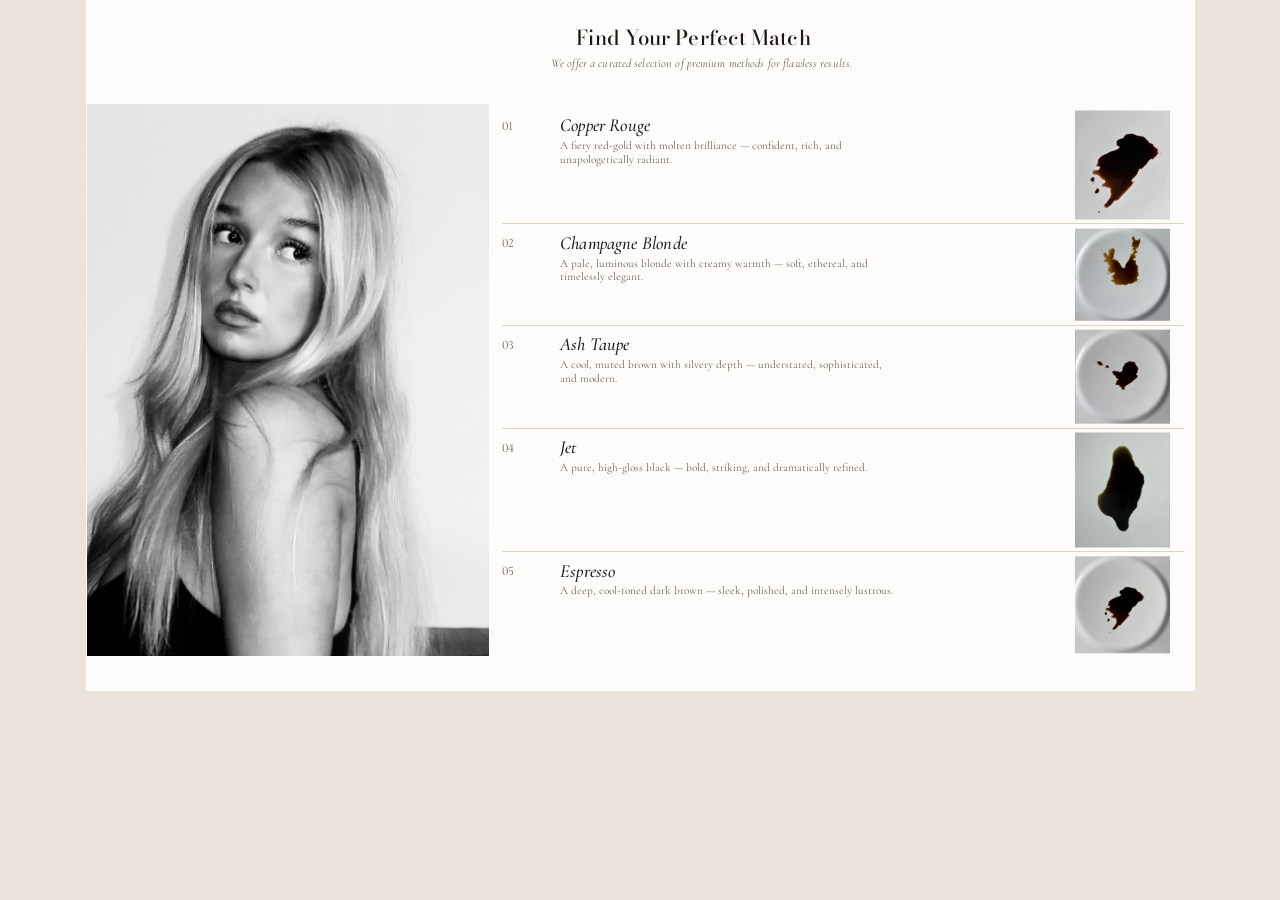
<file: colors.html>
<!DOCTYPE html>
<html lang="en">
<head>
  <meta charset="UTF-8" />
  <meta name="viewport" content="width=device-width, initial-scale=1.0" />
  <title>LA GOLD — Shades</title>
  <link rel="preconnect" href="https://fonts.googleapis.com" />
  <link rel="preconnect" href="https://fonts.gstatic.com" crossorigin />
  <link href="https://fonts.googleapis.com/css2?family=Bodoni+Moda:ital,opsz,wght@0,6..96,400;0,6..96,500;1,6..96,500&family=Cormorant+Garamond:ital,wght@0,400;0,500;1,400;1,500&family=Jost:wght@300;400&display=swap" rel="stylesheet" />
  <style>
    :root{
      --paper:#fdfcfa;
      --ink:#1b1815;
      --ink-soft:#6b6358;
      --gold-deep:#8f6a3f;
      --rule:#ddd4c4;
      --serif:"Cormorant Garamond",Georgia,serif;
      --display:"Bodoni Moda","Didot",Georgia,serif;
      --label:"Jost","Helvetica Neue",Arial,sans-serif;
    }
    *{box-sizing:border-box;margin:0;padding:0;}
    body{background:#e9e3da;color:var(--ink);font-family:var(--serif);min-height:100vh;display:flex;align-items:flex-start;justify-content:center;}

    /* Proportional canvas: 1109 x 691 */
    .stage{
      position:relative;
      width:100%;
      max-width:1109px;
      aspect-ratio:1109 / 691;
      background:var(--paper);
      container-type:inline-size;
      overflow:hidden;
    }

    /* ---- Photo placeholders ---- */
    .ph{
      position:absolute;
      display:flex; align-items:center; justify-content:center;
      background:repeating-linear-gradient(135deg,#ece5da 0 14px,#e6ddcf 14px 28px);
      border:1px dashed #bcae97; color:#9a8c74; overflow:hidden;
    }
    .ph span{
      font-family:var(--label); text-transform:uppercase; letter-spacing:0.2em;
      font-size:0.85cqw; text-align:center; padding:0.6em;
    }
    .ph span::before{ content:"⬡"; display:block; font-size:1.6cqw; margin-bottom:0.4em; color:#c2b49b; }

    /* ---- top title : (492,28) , (723,47) ---- */
    .title{
      position:absolute; left:39.78%; top:4.052%; width:30%;
      text-align:center;
      font-family:var(--display); font-weight:500;
      font-size:1.85cqw; line-height:1; letter-spacing:0.005em; color:var(--ink); white-space:nowrap;
    }
    /* ---- sub titler : (465,58) , (751,70) ---- */
    .subtitle{
      position:absolute; left:41.929%; top:8.394%; width:25.789%;
      text-align:center;
      font-family:var(--serif); font-style:italic; color:var(--ink-soft);
      font-size:1.07cqw; line-height:1; letter-spacing:0.01em; white-space:nowrap;
    }

    /* Picture 1 : (1,104) , (403,656) */
    .pic1{ left:0.090%; top:15.051%; width:36.249%; height:79.884%; }

    /* ---- text block : (416,107) , (1098,657) ---- */
    .textblock{
      position:absolute; left:37.511%; top:15.485%; width:61.497%; height:79.595%;
      overflow:hidden;
    }
    /* all five entries shown in full (01 no longer clipped) */
    .list{
      position:absolute; left:0; top:0; width:100%; height:100%;
      display:flex; flex-direction:column;
    }
    /* rows are NOT even: each row's height follows its swatch photo's
       proportions (flex-grow = 1 / image-aspect), so a tall portrait swatch
       gets a taller row and a squarer swatch a shorter one. */
    .row{
      flex-basis:0; position:relative;
      border-top:1px solid var(--rule);
      padding-top:1.0cqw;
    }
    .row:first-child{ border-top:0; }
    .r01{ flex-grow:1.143; }
    .r02{ flex-grow:0.969; }
    .r03{ flex-grow:0.991; }
    .r04{ flex-grow:1.205; }
    .r05{ flex-grow:1.019; }

    .rnum{
      position:absolute; left:0; top:1.0cqw;
      font-family:var(--serif); font-feature-settings:"lnum" 1; color:var(--ink-soft);
      font-size:1.16cqw; letter-spacing:0.04em;
    }
    .rname{
      position:absolute; left:8.5%; top:0.85cqw;
      font-family:var(--serif); font-style:italic; font-weight:500; color:var(--ink);
      font-size:1.66cqw; line-height:1; letter-spacing:0.01em;
    }
    .rdesc{
      position:absolute; left:8.5%; top:2.9cqw; width:50%;
      font-family:var(--serif); color:var(--ink-soft);
      font-size:1.02cqw; line-height:1.22;
    }
    /* swatch sits at the far right of each row, sized to the photo's own
       aspect ratio (no forced crop): fixed width, height = width / aspect,
       vertically centred within its custom-height row. */
    .rswatch{
      right:2%; top:50%; transform:translateY(-50%);
      width:14%; height:auto; border:0;
    }
    .rs01{ aspect-ratio:0.875; }
    .rs02{ aspect-ratio:1.032; }
    .rs03{ aspect-ratio:1.009; }
    .rs04{ aspect-ratio:0.830; }
    .rs05{ aspect-ratio:0.981; }
    .rswatch span{ font-size:0.7cqw; }
  </style>
</head>
<body>
  <div class="stage">

    <!-- top header -->
    <h2 class="title">Find Your Perfect Match</h2>
    <p class="subtitle">We offer a curated selection of premium methods for flawless results.</p>

    <!-- Picture 1 -->
    <div class="ph pic1" style="background-image:url('assets/colors-portrait.jpg');background-size:cover;background-position:center;border:0;"></div>

    <!-- text block: the shade list -->
    <div class="textblock">
      <div class="list">

        <!-- 01 — clipped at top; only its last line shows -->
        <div class="row r01">
          <div class="rnum">01</div>
          <div class="rname">Copper Rouge</div>
          <div class="rdesc">A fiery red-gold with molten brilliance —
            confident, rich, and unapologetically radiant.</div>
          <div class="ph rswatch rs01" style="background-image:url('assets/colors-swatch01.jpg');background-size:cover;background-position:center;border:0;"></div>
        </div>

        <div class="row r02">
          <div class="rnum">02</div>
          <div class="rname">Champagne Blonde</div>
          <div class="rdesc">A pale, luminous blonde with creamy warmth —
            soft, ethereal, and timelessly elegant.</div>
          <div class="ph rswatch rs02" style="background-image:url('assets/colors-swatch02.jpg');background-size:cover;background-position:center;border:0;"></div>
        </div>

        <div class="row r03">
          <div class="rnum">03</div>
          <div class="rname">Ash Taupe</div>
          <div class="rdesc">A cool, muted brown with silvery depth —
            understated, sophisticated, and modern.</div>
          <div class="ph rswatch rs03" style="background-image:url('assets/colors-swatch03.jpg');background-size:cover;background-position:center;border:0;"></div>
        </div>

        <div class="row r04">
          <div class="rnum">04</div>
          <div class="rname">Jet</div>
          <div class="rdesc">A pure, high-gloss black — bold, striking, and
            dramatically refined.</div>
          <div class="ph rswatch rs04" style="background-image:url('assets/colors-swatch04.jpg');background-size:cover;background-position:center;border:0;"></div>
        </div>

        <div class="row r05">
          <div class="rnum">05</div>
          <div class="rname">Espresso</div>
          <div class="rdesc">A deep, cool-toned dark brown — sleek, polished, and
            intensely lustrous.</div>
          <div class="ph rswatch rs05" style="background-image:url('assets/colors-swatch05.jpg');background-size:cover;background-position:center;border:0;"></div>
        </div>

      </div>
    </div>

  </div>
</body>
</html>
</file>
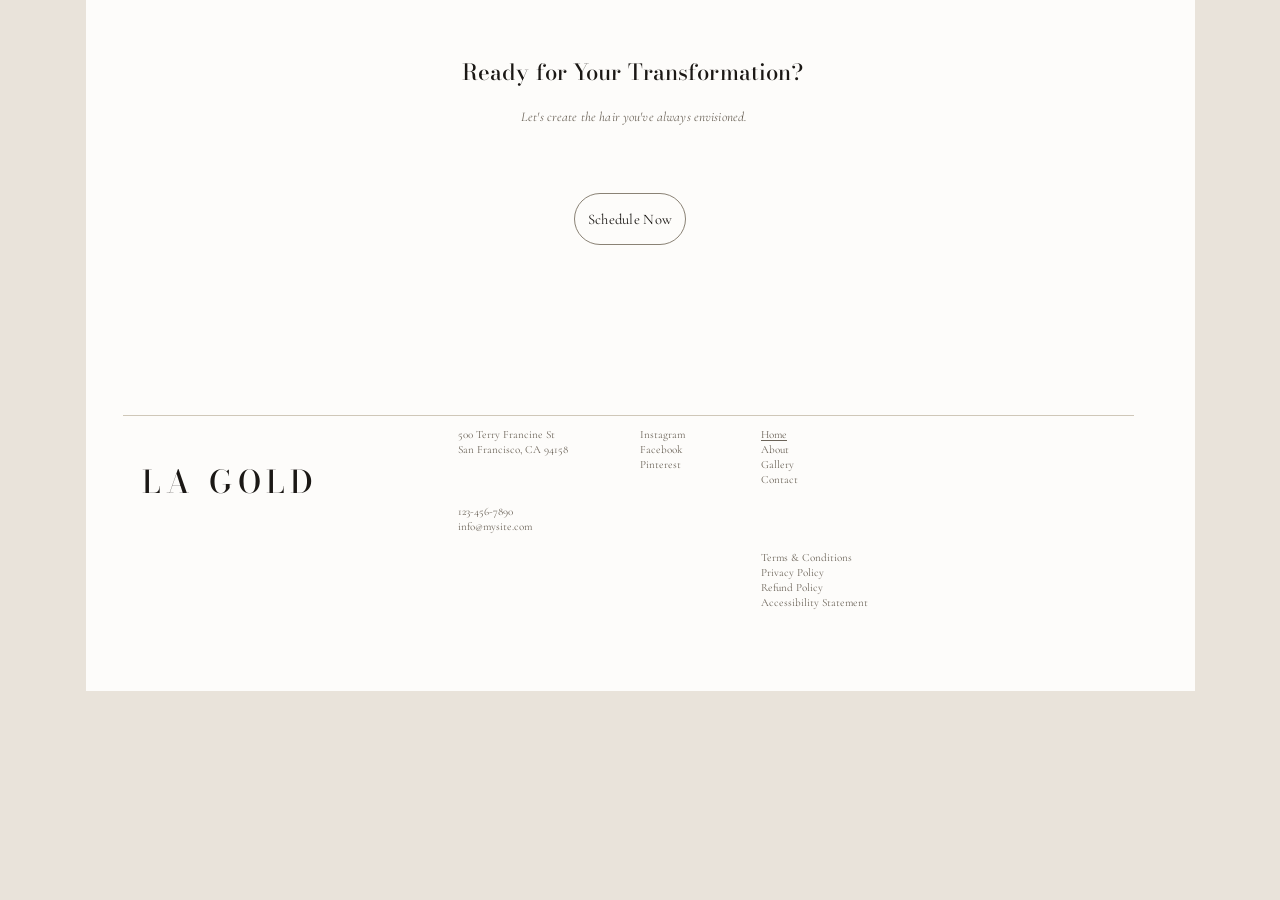
<file: cta-footer.html>
<!DOCTYPE html>
<html lang="en">
<head>
  <meta charset="UTF-8" />
  <meta name="viewport" content="width=device-width, initial-scale=1.0" />
  <title>LA GOLD — Ready for Your Transformation?</title>
  <link rel="preconnect" href="https://fonts.googleapis.com" />
  <link rel="preconnect" href="https://fonts.gstatic.com" crossorigin />
  <link href="https://fonts.googleapis.com/css2?family=Bodoni+Moda:ital,opsz,wght@0,6..96,400;0,6..96,500;1,6..96,500&family=Cormorant+Garamond:ital,wght@0,400;0,500;1,400;1,500&family=Jost:wght@300;400&display=swap" rel="stylesheet" />
  <style>
    :root{
      --paper:#fdfcfa;
      --ink:#1b1815;
      --ink-soft:#6b6358;
      --gold-deep:#8f6a3f;
      --rule:#cfc7b8;
      --serif:"Cormorant Garamond",Georgia,serif;
      --display:"Bodoni Moda","Didot",Georgia,serif;
      --label:"Jost","Helvetica Neue",Arial,sans-serif;
    }
    *{box-sizing:border-box;margin:0;padding:0;}
    body{background:#e9e3da;color:var(--ink);font-family:var(--serif);min-height:100vh;display:flex;align-items:flex-start;justify-content:center;}

    /* Proportional canvas: 1109 x 691 */
    .stage{
      position:relative;
      width:100%;
      max-width:1109px;
      aspect-ratio:1109 / 691;
      background:var(--paper);
      container-type:inline-size;
      overflow:hidden;
    }

    /* ---- title top : (376,65) , (712,96) ---- */
    .title{
      position:absolute; left:33.905%; top:8.9%; width:30.298%;
      text-align:center;
      font-family:var(--display); font-weight:500;
      font-size:2.0cqw; line-height:1; letter-spacing:0.005em; color:var(--ink); white-space:nowrap;
    }
    /* ---- sub title top : (435,113) , (650,128) ---- */
    .subtitle{
      position:absolute; left:39.224%; top:16.064%; width:19.387%;
      text-align:center;
      font-family:var(--serif); font-style:italic; color:var(--ink-soft);
      font-size:1.2cqw; line-height:1; letter-spacing:0.01em; white-space:nowrap;
    }
    /* ---- botton : (488,193) , (600,245) ---- */
    .btn{
      position:absolute; left:44.003%; top:27.931%; width:10.099%; height:7.525%;
      display:flex; align-items:center; justify-content:center;
      border:1px solid #8a8275; border-radius:6cqw;
      font-family:var(--serif); color:var(--ink); font-size:1.32cqw; letter-spacing:0.02em;
    }
    /* ---- line : (37,411) , (1048,418) ---- */
    .line{
      position:absolute; left:3.336%; top:59.99%; width:91.163%; height:1px;
      background:var(--rule);
    }
    /* ---- logo : (56,467) , (226,490) ---- */
    .logo{
      position:absolute; left:5.050%; top:67.583%; width:15.329%;
      font-family:var(--display); font-weight:500; color:var(--ink);
      font-size:2.82cqw; letter-spacing:0.18em; line-height:1; white-space:nowrap;
    }

    /* ---- text down (footer) : (372,428) , (776,612) ---- */
    .footer{
      position:absolute; left:33.544%; top:61.939%; width:36.429%; height:26.628%;
      font-family:var(--serif); color:var(--ink-soft); font-size:1.0cqw; line-height:1.34;
    }
    .footer .blk{ position:absolute; }
    .footer a{ color:inherit; text-decoration:none; }
    .footer .b-addr{ left:0; top:0; white-space:nowrap; }
    .footer .b-contact{ left:0; top:42%; white-space:nowrap; }
    .footer .b-social{ left:45%; top:0; }
    .footer .b-nav{ left:75%; top:0; }
    .footer .b-legal{ left:75%; top:67%; white-space:nowrap; }
    .footer .cur{ text-decoration:underline; text-underline-offset:2px; }
  </style>
</head>
<body>
  <div class="stage">

    <!-- CTA -->
    <h2 class="title">Ready for Your Transformation?</h2>
    <p class="subtitle">Let's create the hair you've always envisioned.</p>
    <div class="btn">Schedule Now</div>

    <!-- divider -->
    <div class="line"></div>

    <!-- logo -->
    <div class="logo">LA&nbsp;GOLD</div>

    <!-- footer columns -->
    <div class="footer">
      <div class="blk b-addr">500 Terry Francine St<br>San Francisco, CA 94158</div>
      <div class="blk b-contact">123-456-7890<br>info@mysite.com</div>
      <div class="blk b-social">Instagram<br>Facebook<br>Pinterest</div>
      <div class="blk b-nav"><a class="cur" href="#">Home</a><br>About<br>Gallery<br>Contact</div>
      <div class="blk b-legal">Terms &amp; Conditions<br>Privacy Policy<br>Refund Policy<br>Accessibility Statement</div>
    </div>

  </div>
</body>
</html>
</file>
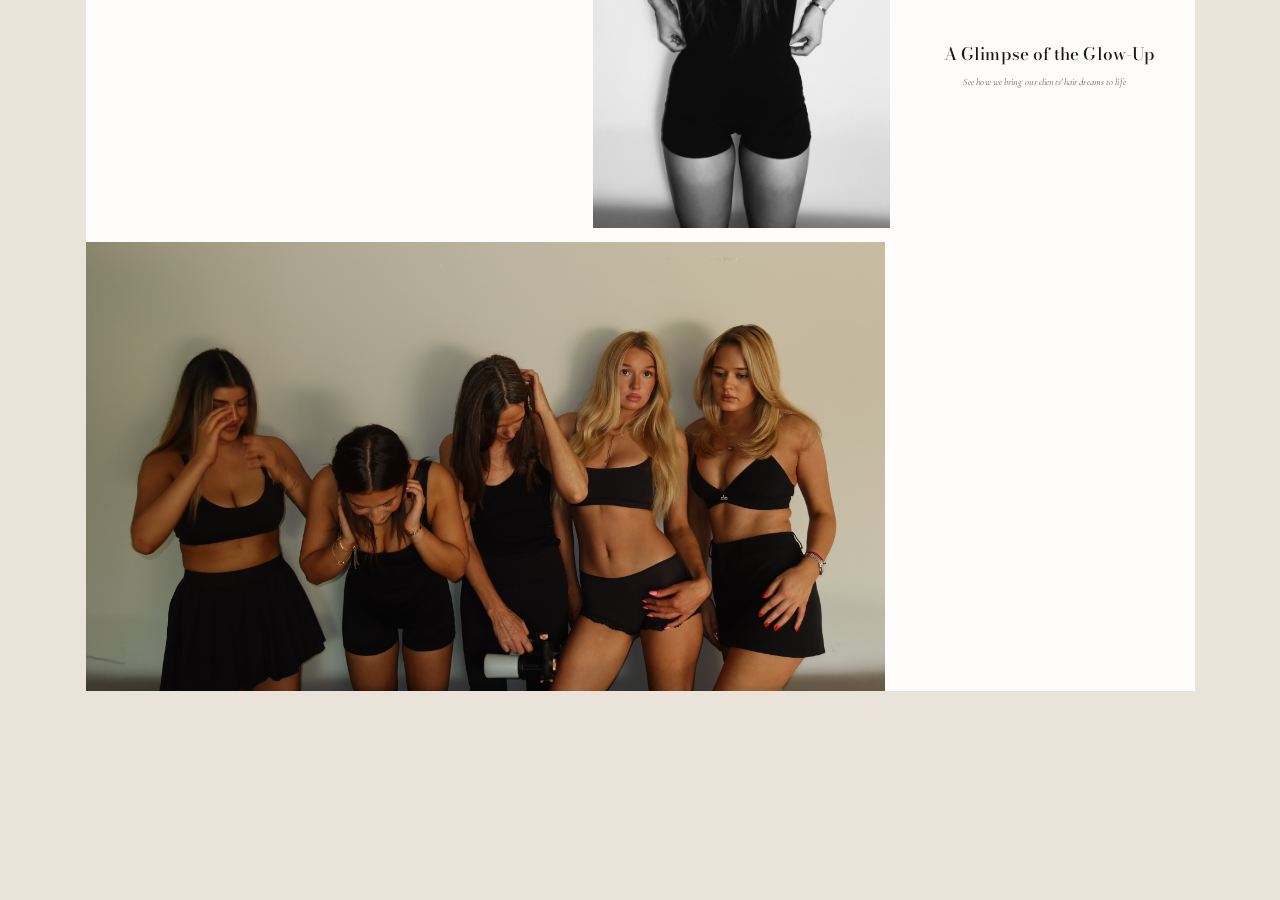
<file: glimpse.html>
<!DOCTYPE html>
<html lang="en">
<head>
  <meta charset="UTF-8" />
  <meta name="viewport" content="width=device-width, initial-scale=1.0" />
  <title>LA GOLD — A Glimpse of the Glow-Up</title>
  <link rel="preconnect" href="https://fonts.googleapis.com" />
  <link rel="preconnect" href="https://fonts.gstatic.com" crossorigin />
  <link href="https://fonts.googleapis.com/css2?family=Bodoni+Moda:ital,opsz,wght@0,6..96,400;0,6..96,500;1,6..96,500&family=Cormorant+Garamond:ital,wght@0,400;0,500;1,400;1,500&family=Jost:wght@300;400&display=swap" rel="stylesheet" />
  <style>
    :root{
      --paper:#fdfcfa;
      --ink:#1b1815;
      --ink-soft:#6b6358;
      --gold-deep:#8f6a3f;
      --serif:"Cormorant Garamond",Georgia,serif;
      --display:"Bodoni Moda","Didot",Georgia,serif;
      --label:"Jost","Helvetica Neue",Arial,sans-serif;
    }
    *{box-sizing:border-box;margin:0;padding:0;}
    body{background:#e9e3da;color:var(--ink);font-family:var(--serif);min-height:100vh;display:flex;align-items:flex-start;justify-content:center;}

    /* Proportional canvas: 1109 x 691 */
    .stage{
      position:relative;
      width:100%;
      max-width:1109px;
      aspect-ratio:1109 / 691;
      background:var(--paper);
      container-type:inline-size;
      overflow:hidden;
    }

    /* ---- Photo placeholders ---- */
    .ph{
      position:absolute;
      display:flex; align-items:center; justify-content:center;
      background:repeating-linear-gradient(135deg,#ece5da 0 14px,#e6ddcf 14px 28px);
      border:1px dashed #bcae97; color:#9a8c74; overflow:hidden;
    }
    .ph span{
      font-family:var(--label); text-transform:uppercase; letter-spacing:0.2em;
      font-size:0.85cqw; text-align:center; padding:0.6em;
    }
    .ph span::before{ content:"⬡"; display:block; font-size:1.6cqw; margin-bottom:0.4em; color:#c2b49b; }

    /* lower half of picture : (507,0) , (804,228) */
    .pic-top{ left:45.717%; top:0%; width:26.781%; height:32.996%; }
    /* big picture : (0,242) , (799,691) */
    .pic-big{ left:0%; top:35.022%; width:72.047%; height:64.978%; }

    /* ---- title "A Glimpse of the Glow-Up" : (858,46) , (1064,72) ---- */
    .title{
      position:absolute; left:77.367%; top:6.657%;
      font-family:var(--display); font-weight:500; color:var(--ink);
      font-size:1.55cqw; line-height:1; letter-spacing:0.005em; white-space:nowrap;
    }
    /* ---- sub title : (877,78) , (1043,92) ---- */
    .subtitle{
      position:absolute; left:79.08%; top:11.288%;
      font-family:var(--serif); font-style:italic; color:var(--ink-soft);
      font-size:0.88cqw; line-height:1; letter-spacing:0.01em; white-space:nowrap;
    }
  </style>
</head>
<body>
  <div class="stage">

    <div class="ph pic-top" style="background-image:url('assets/glimpse-studio.jpg');background-size:cover;background-position:center;border:0;"></div>
    <div class="ph pic-big" style="background-image:url('assets/glimpse-group.jpg');background-size:cover;background-position:center;border:0;"></div>

    <h2 class="title">A Glimpse of the Glow-Up</h2>
    <p class="subtitle">See how we bring our clients' hair dreams to life</p>

  </div>
</body>
</html>
</file>
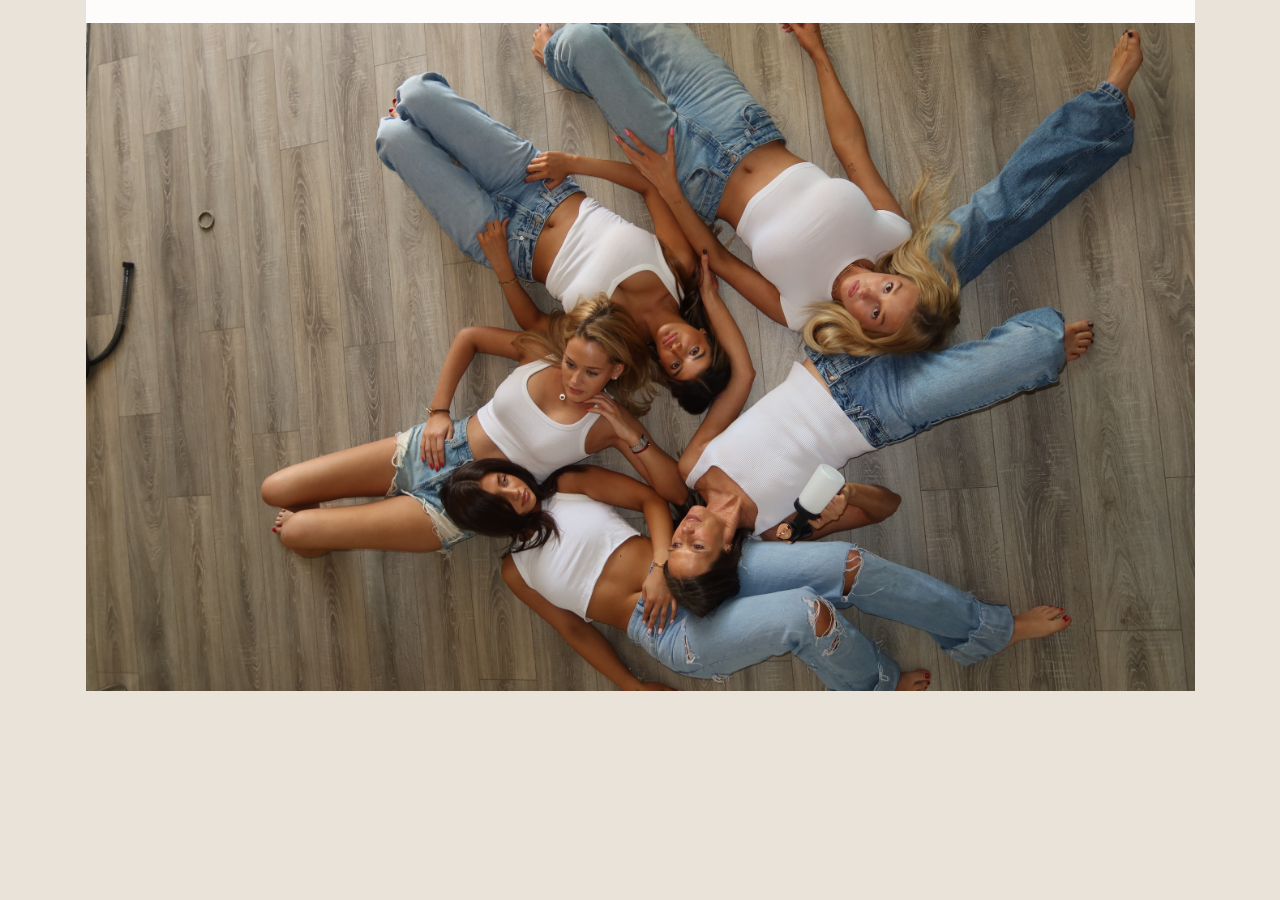
<file: group.html>
<!DOCTYPE html>
<html lang="en">
<head>
  <meta charset="UTF-8" />
  <meta name="viewport" content="width=device-width, initial-scale=1.0" />
  <title>LA GOLD — The Glow Squad</title>
  <link rel="preconnect" href="https://fonts.googleapis.com" />
  <link rel="preconnect" href="https://fonts.gstatic.com" crossorigin />
  <link href="https://fonts.googleapis.com/css2?family=Bodoni+Moda:ital,opsz,wght@0,6..96,400;0,6..96,500;1,6..96,500&family=Cormorant+Garamond:ital,wght@0,400;0,500;1,400;1,500&family=Jost:wght@300;400&display=swap" rel="stylesheet" />
  <style>
    :root{
      --paper:#fdfcfa;
      --ink:#1b1815;
      --ink-soft:#6b6358;
      --gold-deep:#8f6a3f;
      --serif:"Cormorant Garamond",Georgia,serif;
      --display:"Bodoni Moda","Didot",Georgia,serif;
      --label:"Jost","Helvetica Neue",Arial,sans-serif;
    }
    *{box-sizing:border-box;margin:0;padding:0;}
    body{background:#e9e3da;color:var(--ink);font-family:var(--serif);min-height:100vh;display:flex;align-items:flex-start;justify-content:center;}

    /* Proportional canvas: 1109 x 691 */
    .stage{
      position:relative;
      width:100%;
      max-width:1109px;
      aspect-ratio:1109 / 691;
      background:var(--paper);
      container-type:inline-size;
      overflow:hidden;
    }

    /* ---- Photo placeholder ---- */
    .ph{
      position:absolute;
      display:flex; align-items:center; justify-content:center;
      background:repeating-linear-gradient(135deg,#ece5da 0 14px,#e6ddcf 14px 28px);
      border:1px dashed #bcae97; color:#9a8c74; overflow:hidden;
    }
    .ph span{
      font-family:var(--label); text-transform:uppercase; letter-spacing:0.2em;
      font-size:0.85cqw; text-align:center; padding:0.6em;
    }
    .ph span::before{ content:"⬡"; display:block; font-size:1.6cqw; margin-bottom:0.4em; color:#c2b49b; }

    /* ---- Picture 1 (full-bleed hero) : (0,23) , (1109,691) ---- */
    .pic1{ left:0%; top:3.329%; width:100%; height:96.671%; }
  </style>
</head>
<body>
  <div class="stage">

    <!-- Picture 1 -->
    <div class="ph pic1" style="background-image:url('assets/group-squad.jpg');background-size:cover;background-position:center;border:0;"></div>

  </div>
</body>
</html>
</file>
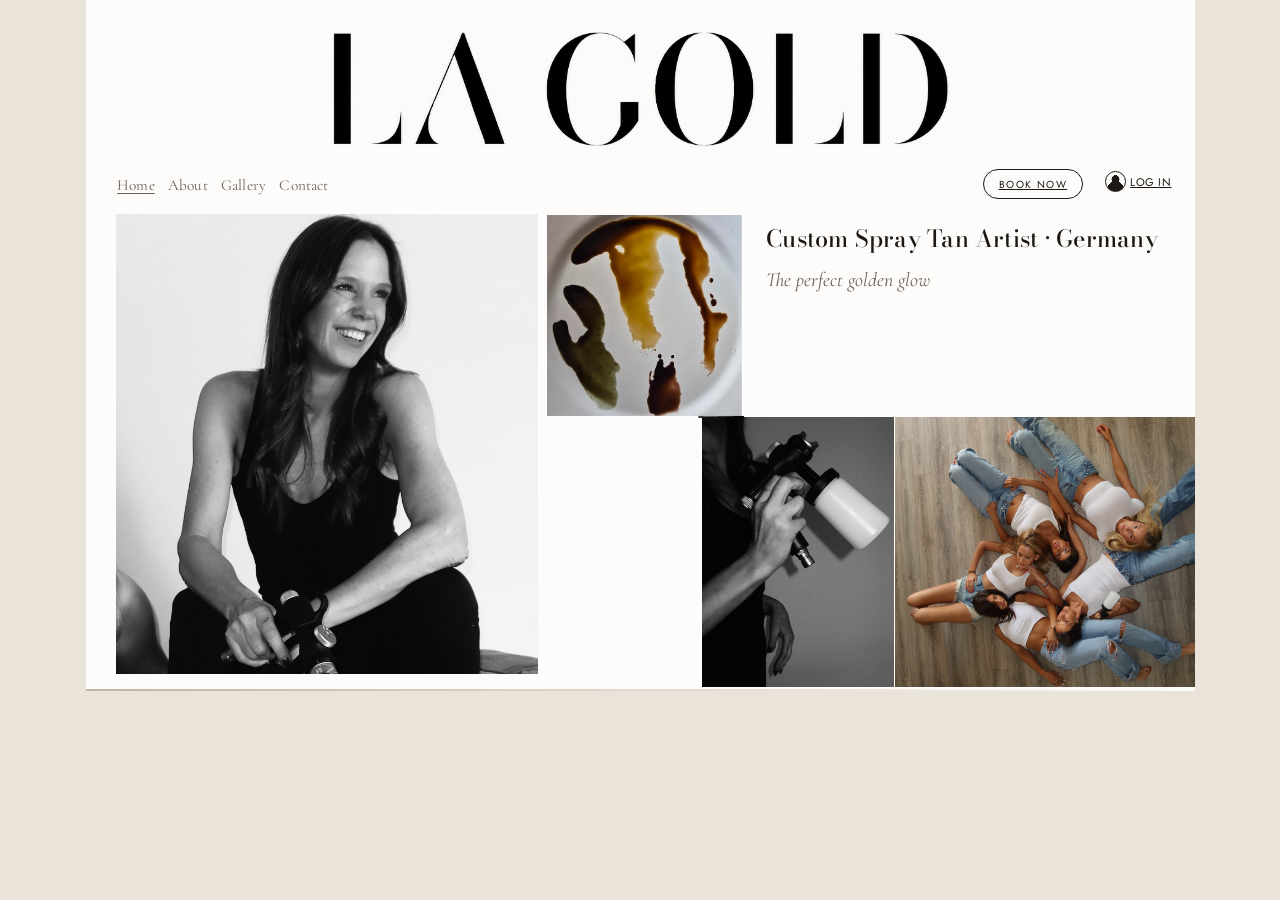
<file: home2.html>
<!DOCTYPE html>
<html lang="en">
<head>
  <meta charset="UTF-8" />
  <meta name="viewport" content="width=device-width, initial-scale=1.0" />
  <title>LA GOLD — Home</title>
  <link rel="preconnect" href="https://fonts.googleapis.com" />
  <link rel="preconnect" href="https://fonts.gstatic.com" crossorigin />
  <link href="https://fonts.googleapis.com/css2?family=Bodoni+Moda:ital,opsz,wght@0,6..96,400;0,6..96,500;1,6..96,500&family=Cormorant+Garamond:ital,wght@0,400;0,500;1,400;1,500&family=Jost:wght@300;400&display=swap" rel="stylesheet" />
  <style>
    :root{
      --paper:#fdfcfa;
      --ink:#1b1815;
      --ink-soft:#6b6358;
      --gold-deep:#8f6a3f;
      --serif:"Cormorant Garamond",Georgia,serif;
      --display:"Bodoni Moda","Didot",Georgia,serif;
      --label:"Jost","Helvetica Neue",Arial,sans-serif;
    }
    *{box-sizing:border-box;margin:0;padding:0;}
    body{background:#e9e3da;color:var(--ink);font-family:var(--serif);min-height:100vh;display:flex;align-items:flex-start;justify-content:center;}

    /* Proportional canvas: 1109 x 691 (origin of original was at y=87) */
    .stage{
      position:relative;
      width:100%;
      max-width:1109px;
      aspect-ratio:1109 / 691;
      background:var(--paper);
      container-type:inline-size;
      overflow:hidden;
    }

    /* ---- Header ---- */
    .logo{
      position:absolute; top:4.2%; left:0; width:100%;
      text-align:center;
    }
    .logo img{
      width:56%; height:auto; vertical-align:top;
      mix-blend-mode:multiply;   /* drop the white ground into the paper */
    }
    .nav{
      position:absolute; top:25.4%; left:2.80%;
      display:flex; gap:1.2cqw;
      font-family:var(--serif);
      letter-spacing:0.01em; font-size:1.38cqw; color:var(--ink-soft);
    }
    .nav a{position:relative; color:inherit; text-decoration:none;}
    .nav a:first-child{ text-decoration:underline; text-underline-offset:3px; }
    .booknow{
      position:absolute; left:80.88%; top:24.46%; width:9.02%; height:4.34%;
      display:flex; align-items:center; justify-content:center;
      border:1px solid var(--ink); border-radius:40px;
      font-family:var(--label); text-transform:uppercase; letter-spacing:0.14em;
      font-size:0.92cqw; color:var(--ink);
    }
    .login{
      position:absolute; left:91.88%; top:24.8%;
      display:flex; align-items:center; gap:0.4cqw;
      font-family:var(--label); text-transform:uppercase; letter-spacing:0.05em;
      font-size:1.0cqw; color:var(--ink);
    }
    .login::before{
      content:""; width:1.7cqw; height:1.7cqw; border-radius:50%;
      border:1px solid var(--ink); display:inline-block;
      background:radial-gradient(circle at 50% 38%, var(--ink) 0 26%, transparent 27%),
                 radial-gradient(circle at 50% 95%, var(--ink) 0 42%, transparent 43%);
    }

    /* ---- Heading ---- */
    .heading{
      position:absolute; left:61.32%; top:32.6%; width:34.99%;
    }
    .heading h1{
      font-family:var(--display); font-weight:500;
      font-size:2.12cqw; line-height:1.2; letter-spacing:0.01em;
      white-space:nowrap;
    }
    .heading h1 .pin{ color:var(--ink); white-space:nowrap; }
    .heading p{
      font-family:var(--serif); font-style:italic; color:var(--ink-soft);
      font-size:1.78cqw; margin-top:1.3cqw;
    }

    /* ---- Photo placeholders ---- */
    .ph{
      position:absolute;
      display:flex; align-items:center; justify-content:center;
      background:repeating-linear-gradient(135deg,#ece5da 0 14px,#e6ddcf 14px 28px);
      border:1px dashed #bcae97; color:#9a8c74; overflow:hidden;
    }
    .ph span{
      font-family:var(--label); text-transform:uppercase; letter-spacing:0.2em;
      font-size:0.85cqw; text-align:center; padding:0.6em;
    }
    .ph span::before{ content:"⬡"; display:block; font-size:1.6cqw; margin-bottom:0.4em; color:#c2b49b; }

    .p1{ left:2.71%;  top:30.97%; width:38.05%; height:66.57%; }
    .p2{ left:41.57%; top:31.11%; width:17.76%; height:29.38%; }
    .p3{ left:55.55%; top:60.35%; width:17.31%; height:39.07%; }
    .p4{ left:72.95%; top:60.35%; width:27.14%; height:39.07%; }

    /* underline accent at very bottom (as in the reference) */
    .stage::after{
      content:""; position:absolute; left:0; right:0; bottom:0; height:2px;
      background:linear-gradient(90deg,var(--gold-deep),transparent);
      opacity:.5;
    }
  </style>
</head>
<body>
  <div class="stage">
    <div class="logo"><img src="assets/logo.png" alt="LA GOLD" /></div>

    <nav class="nav">
      <a href="#">Home</a>
      <a href="#">About</a>
      <a href="#">Gallery</a>
      <a href="#">Contact</a>
    </nav>

    <a class="booknow" href="#">Book Now</a>
    <a class="login" href="#">Log In</a>

    <div class="heading">
      <h1>Custom Spray Tan Artist <span class="pin">· Germany</span></h1>
      <p>The perfect golden glow</p>
    </div>

    <div class="ph p1" style="background-image:url('assets/home-portrait.jpg');background-size:cover;background-position:center;border:0;"></div>
    <div class="ph p2" style="background-image:url('assets/home-swatch.jpg');background-size:cover;background-position:center;border:0;"></div>
    <div class="ph p3" style="background-image:url('assets/home-airbrush.jpg');background-size:cover;background-position:center;border:0;"></div>
    <div class="ph p4" style="background-image:url('assets/home-group.jpg');background-size:cover;background-position:center;border:0;"></div>
  </div>
</body>
</html>
</file>
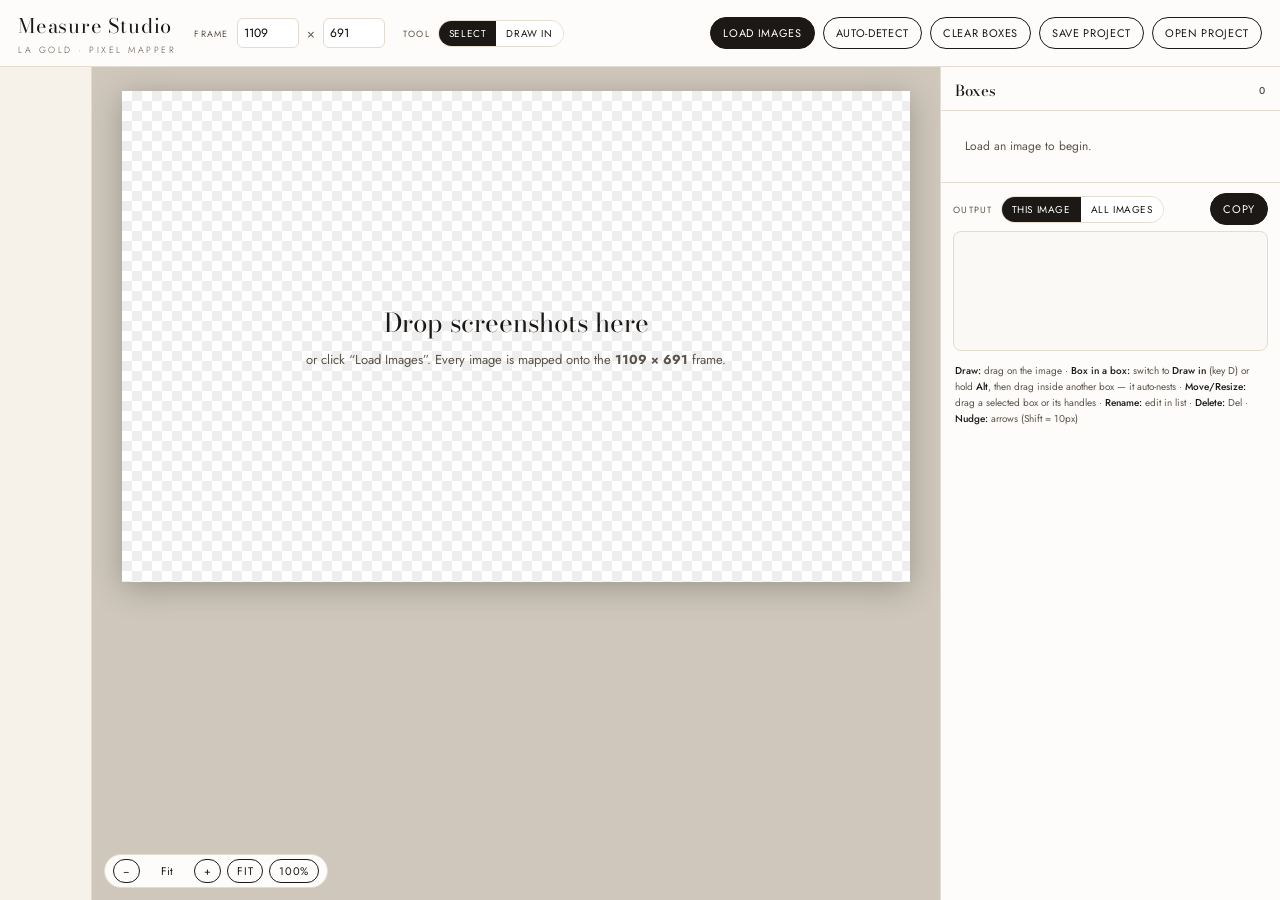
<file: measure.html>
<!DOCTYPE html>
<html lang="en">
<head>
<meta charset="UTF-8" />
<meta name="viewport" content="width=device-width, initial-scale=1.0" />
<title>Measure Studio — LA GOLD</title>
<link rel="preconnect" href="https://fonts.googleapis.com" />
<link rel="preconnect" href="https://fonts.gstatic.com" crossorigin />
<link href="https://fonts.googleapis.com/css2?family=Bodoni+Moda:wght@500&family=Jost:wght@300;400;500&display=swap" rel="stylesheet" />
<style>
  :root{
    --paper:#fdfcfa; --ink:#1b1815; --ink-soft:#5b5349; --line:#e3dccf;
    --gold:#8f6a3f; --panel:#f6f2ea; --accent:#1b1815;
    --label:"Jost","Helvetica Neue",Arial,sans-serif;
    --display:"Bodoni Moda","Didot",Georgia,serif;
  }
  *{box-sizing:border-box;margin:0;padding:0;}
  html,body{height:100%;}
  body{
    font-family:var(--label); color:var(--ink); background:#e9e3da;
    display:flex; flex-direction:column; height:100vh; overflow:hidden; font-size:13px;
  }

  /* ---------- top bar ---------- */
  header{
    display:flex; align-items:center; gap:18px; flex-wrap:wrap;
    padding:10px 18px; background:var(--paper); border-bottom:1px solid var(--line);
  }
  header .brand{ font-family:var(--display); font-size:20px; letter-spacing:.04em; }
  header .brand small{ font-family:var(--label); font-weight:300; letter-spacing:.28em; text-transform:uppercase; font-size:9px; color:var(--ink-soft); display:block; margin-top:2px; }
  .group{ display:flex; align-items:center; gap:8px; }
  .group .lbl{ text-transform:uppercase; letter-spacing:.14em; font-size:9px; color:var(--ink-soft); }
  input[type=number]{ width:62px; padding:5px 6px; border:1px solid var(--line); border-radius:6px; background:#fff; font-family:var(--label); font-size:12px; }
  button{
    font-family:var(--label); font-size:11px; letter-spacing:.06em; text-transform:uppercase;
    padding:7px 12px; border:1px solid var(--ink); background:var(--ink); color:#fff;
    border-radius:30px; cursor:pointer; transition:.15s;
  }
  button.ghost{ background:transparent; color:var(--ink); }
  button.ghost:hover{ background:var(--ink); color:#fff; }
  button:hover{ opacity:.85; }
  button:disabled{ opacity:.35; cursor:not-allowed; }
  .spacer{ flex:1; }

  /* ---------- main 3-col ---------- */
  main{ flex:1; display:flex; min-height:0; }

  /* thumbnails */
  .thumbs{ width:92px; background:var(--panel); border-right:1px solid var(--line); overflow-y:auto; padding:8px; display:flex; flex-direction:column; gap:8px; }
  .thumb{ position:relative; border:2px solid transparent; border-radius:6px; overflow:hidden; cursor:pointer; background:#fff; }
  .thumb.active{ border-color:var(--gold); }
  .thumb img{ width:100%; display:block; aspect-ratio:1109/691; object-fit:cover; }
  .thumb .nm{ font-size:9px; padding:3px 4px; color:var(--ink-soft); white-space:nowrap; overflow:hidden; text-overflow:ellipsis; }
  .thumb .badge{ position:absolute; top:3px; right:3px; background:var(--gold); color:#fff; border-radius:20px; font-size:9px; padding:1px 6px; }
  .thumb .del{ position:absolute; top:3px; left:3px; background:rgba(0,0,0,.6); color:#fff; border:0; border-radius:50%; width:16px; height:16px; padding:0; font-size:10px; line-height:1; display:none; }
  .thumb:hover .del{ display:block; }

  /* stage */
  .stagewrap{ flex:1; position:relative; background:#cfc7bb; overflow:auto; display:flex; align-items:flex-start; justify-content:center; }
  #stage{ position:relative; margin:24px; }
  canvas#main{ display:block; box-shadow:0 6px 30px rgba(0,0,0,.25); background:#fff;
    background-image:linear-gradient(45deg,#eee 25%,transparent 25%),linear-gradient(-45deg,#eee 25%,transparent 25%),linear-gradient(45deg,transparent 75%,#eee 75%),linear-gradient(-45deg,transparent 75%,#eee 75%);
    background-size:20px 20px; background-position:0 0,0 10px,10px -10px,-10px 0; cursor:crosshair; }
  .dropmsg{ position:absolute; inset:0; display:flex; align-items:center; justify-content:center; text-align:center; color:var(--ink-soft); pointer-events:none; }
  .dropmsg .big{ font-family:var(--display); font-size:26px; color:var(--ink); margin-bottom:8px; }

  /* loupe + hud */
  #loupe{ position:absolute; top:12px; right:12px; width:168px; height:168px; border:1px solid var(--ink); border-radius:8px; overflow:hidden; box-shadow:0 4px 16px rgba(0,0,0,.3); display:none; background:#fff; z-index:5; pointer-events:none; }
  #loupe canvas{ image-rendering:pixelated; width:168px; height:168px; }
  #loupe .cx{ position:absolute; inset:0; pointer-events:none; }
  #hud{ position:fixed; bottom:14px; left:104px; background:rgba(27,24,21,.9); color:#fff; padding:6px 12px; border-radius:30px; font-size:11px; letter-spacing:.04em; z-index:6; pointer-events:none; }

  /* zoom bar */
  .zoombar{ position:absolute; left:12px; bottom:12px; display:flex; gap:6px; align-items:center; background:var(--paper); border:1px solid var(--line); border-radius:30px; padding:4px 8px; z-index:6; }
  .zoombar button{ padding:3px 9px; }
  .zoombar span{ font-size:11px; min-width:42px; text-align:center; }

  /* right panel */
  .panel{ width:340px; background:var(--paper); border-left:1px solid var(--line); display:flex; flex-direction:column; min-height:0; }
  .panel h3{ font-family:var(--display); font-weight:500; font-size:15px; padding:12px 14px 8px; border-bottom:1px solid var(--line); display:flex; justify-content:space-between; align-items:center; }
  .panel h3 .cnt{ font-family:var(--label); font-size:10px; color:var(--ink-soft); letter-spacing:.1em; }
  .boxlist{ overflow-y:auto; padding:8px 10px; display:flex; flex-direction:column; gap:6px; }
  .boxrow{ display:flex; align-items:center; gap:7px; padding:6px; border:1px solid var(--line); border-radius:7px; background:#fff; }
  .boxrow.sel{ border-color:var(--gold); box-shadow:0 0 0 2px rgba(143,106,63,.18); }
  .boxrow.child{ border-style:dashed; }
  .boxrow .nest{ color:var(--ink-soft); font-size:11px; flex-shrink:0; }
  .boxrow .chip{ width:12px; height:12px; border-radius:3px; flex-shrink:0; }
  .boxrow input.lab{ flex:1; min-width:0; border:0; border-bottom:1px solid transparent; font-family:var(--label); font-size:12px; padding:2px 0; background:transparent; }
  .boxrow input.lab:focus{ outline:none; border-bottom-color:var(--gold); }
  .boxrow .co{ font-size:10px; color:var(--ink-soft); white-space:nowrap; font-variant-numeric:tabular-nums; }
  .boxrow .x{ border:0; background:transparent; color:#b54; font-size:14px; padding:0 2px; border-radius:4px; }
  .boxrow .x:hover{ background:#fbe9e7; }
  .panel .empty{ padding:18px 14px; color:var(--ink-soft); font-size:12px; line-height:1.6; }

  .out{ border-top:1px solid var(--line); display:flex; flex-direction:column; min-height:0; }
  .out .head{ display:flex; align-items:center; gap:8px; padding:10px 12px 6px; }
  .out .head .lbl{ text-transform:uppercase; letter-spacing:.14em; font-size:9px; color:var(--ink-soft); }
  .seg{ display:flex; border:1px solid var(--line); border-radius:20px; overflow:hidden; }
  .seg button{ border:0; background:#fff; color:var(--ink); border-radius:0; padding:5px 10px; font-size:10px; }
  .seg button.on{ background:var(--ink); color:#fff; }
  textarea#output{ flex:1; min-height:120px; max-height:34vh; resize:none; margin:0 12px 12px; padding:10px; border:1px solid var(--line); border-radius:8px; font-family:ui-monospace,SFMono-Regular,Menlo,monospace; font-size:11px; line-height:1.6; background:#fbf9f5; color:var(--ink); white-space:pre; overflow:auto; }

  .hint{ font-size:10px; color:var(--ink-soft); padding:0 14px 10px; line-height:1.6; }
  .hint b{ color:var(--ink); font-weight:500; }
  input[type=file]{ display:none; }
</style>
</head>
<body>
<header>
  <div class="brand">Measure Studio<small>LA Gold · pixel mapper</small></div>

  <div class="group">
    <span class="lbl">Frame</span>
    <input type="number" id="fw" value="1109" min="1" />
    <span style="color:var(--ink-soft)">×</span>
    <input type="number" id="fh" value="691" min="1" />
  </div>

  <div class="group">
    <span class="lbl">Tool</span>
    <div class="seg">
      <button id="toolSelect" class="on" title="Select / move / resize (V)">Select</button>
      <button id="toolDraw" title="Draw a new box even inside another (D · or hold Alt)">Draw&nbsp;in</button>
    </div>
  </div>

  <div class="spacer"></div>

  <div class="group">
    <button id="btnLoad">Load Images</button>
    <button class="ghost" id="btnAuto">Auto-detect</button>
    <button class="ghost" id="btnClearBoxes">Clear Boxes</button>
    <button class="ghost" id="btnSave">Save Project</button>
    <button class="ghost" id="btnImport">Open Project</button>
  </div>
  <input type="file" id="file" accept="image/*" multiple />
  <input type="file" id="projfile" accept="application/json,.json" />
</header>

<main>
  <div class="thumbs" id="thumbs"></div>

  <div class="stagewrap" id="stagewrap">
    <div id="stage">
      <canvas id="main" width="1109" height="691"></canvas>
      <div id="loupe"><canvas id="loupeCv" width="168" height="168"></canvas><div class="cx"></div></div>
      <div class="dropmsg" id="dropmsg">
        <div>
          <div class="big">Drop screenshots here</div>
          <div>or click “Load Images”. Every image is mapped onto the <b>1109 × 691</b> frame.</div>
        </div>
      </div>
    </div>
    <div class="zoombar">
      <button class="ghost" id="zOut">−</button>
      <span id="zVal">Fit</span>
      <button class="ghost" id="zIn">+</button>
      <button class="ghost" id="zFit">Fit</button>
      <button class="ghost" id="z100">100%</button>
    </div>
  </div>

  <div class="panel">
    <h3>Boxes <span class="cnt" id="boxCount">0</span></h3>
    <div class="boxlist" id="boxlist"></div>

    <div class="out">
      <div class="head">
        <span class="lbl">Output</span>
        <div class="seg">
          <button id="modeCur" class="on">This image</button>
          <button id="modeAll">All images</button>
        </div>
        <div class="spacer"></div>
        <button id="btnCopy">Copy</button>
      </div>
      <textarea id="output" readonly spellcheck="false"></textarea>
      <div class="hint">
        <b>Draw:</b> drag on the image · <b>Box in a box:</b> switch to <b>Draw&nbsp;in</b> (key D) or hold <b>Alt</b>, then drag inside another box — it auto-nests · <b>Move/Resize:</b> drag a selected box or its handles · <b>Rename:</b> edit in list · <b>Delete:</b> Del · <b>Nudge:</b> arrows (Shift = 10px)
      </div>
    </div>
  </div>
</main>

<div id="hud" style="display:none"></div>

<script>
(function(){
"use strict";

const PALETTE = ["#c0392b","#2d7d46","#2563a8","#8f6a3f","#7d3c98","#117a8b","#b9770e","#c2185b","#34495e","#0f9d58"];
let nextColor = 0;

const state = {
  targetW: 1109, targetH: 691,
  images: [],          // {name, dataURL, img, boxes:[]}
  active: -1,
  selId: null,
  zoom: null,          // null = fit
  outMode: "cur",
  mode: "select",      // "select" | "draw"
};
let uid = 1;

const $ = id => document.getElementById(id);
const cv = $("main"), ctx = cv.getContext("2d");
const loupe = $("loupe"), loupeCv = $("loupeCv"), lctx = loupeCv.getContext("2d");
const stagewrap = $("stagewrap");

/* ---------------- image loading ---------------- */
function loadFiles(files){
  const arr = [...files].filter(f=>f.type.startsWith("image/"));
  let pending = arr.length;
  if(!pending) return;
  arr.forEach(f=>{
    const r = new FileReader();
    r.onload = e=>{
      const img = new Image();
      img.onload = ()=>{
        state.images.push({name:f.name, dataURL:e.target.result, img, boxes:[]});
        if(state.active<0) state.active = 0;
        pending--; if(pending===0){ renderThumbs(); selectImage(state.active); }
      };
      img.src = e.target.result;
    };
    r.readAsDataURL(f);
  });
}
$("file").addEventListener("change", e=>{ loadFiles(e.target.files); e.target.value=""; });
$("btnLoad").addEventListener("click", ()=> $("file").click());

// drag & drop
["dragover","drop"].forEach(ev=> stagewrap.addEventListener(ev, e=>{ e.preventDefault(); }));
stagewrap.addEventListener("drop", e=> loadFiles(e.dataTransfer.files));

/* ---------------- thumbnails ---------------- */
function renderThumbs(){
  const t = $("thumbs"); t.innerHTML="";
  state.images.forEach((im,i)=>{
    const d = document.createElement("div");
    d.className = "thumb"+(i===state.active?" active":"");
    d.innerHTML = `<img src="${im.dataURL}"><div class="nm">${im.name}</div>`
      + (im.boxes.length?`<span class="badge">${im.boxes.length}</span>`:"")
      + `<button class="del" title="remove">×</button>`;
    d.addEventListener("click", e=>{ if(e.target.classList.contains("del")) return; selectImage(i); });
    d.querySelector(".del").addEventListener("click", e=>{ e.stopPropagation(); removeImage(i); });
    t.appendChild(d);
  });
}
function removeImage(i){
  state.images.splice(i,1);
  if(state.images.length===0){ state.active=-1; }
  else if(state.active>=state.images.length) state.active=state.images.length-1;
  state.selId=null; renderThumbs(); selectImage(state.active);
}
function selectImage(i){
  state.active = i; state.selId=null; state.zoom=null;
  renderThumbs(); fitZoom(); draw(); renderList(); updateOutput();
  $("dropmsg").style.display = state.active<0 ? "flex" : "none";
}
function cur(){ return state.active>=0 ? state.images[state.active] : null; }

/* ---------------- frame size ---------------- */
function applyFrame(){
  const nw = Math.max(1, parseInt($("fw").value)||1109);
  const nh = Math.max(1, parseInt($("fh").value)||691);
  const sx = nw/state.targetW, sy = nh/state.targetH;
  // rescale existing boxes on every image
  state.images.forEach(im=> im.boxes.forEach(b=>{
    b.x1=Math.round(b.x1*sx); b.x2=Math.round(b.x2*sx);
    b.y1=Math.round(b.y1*sy); b.y2=Math.round(b.y2*sy);
  }));
  state.targetW=nw; state.targetH=nh;
  cv.width=nw; cv.height=nh;
  fitZoom(); draw(); renderList(); updateOutput();
}
$("fw").addEventListener("change", applyFrame);
$("fh").addEventListener("change", applyFrame);

/* ---------------- zoom ---------------- */
function fitZoom(){
  const avail = stagewrap.clientWidth - 60;
  state.zoom = null; // marker for fit
  applyZoom();
}
function effZoom(){
  if(state.zoom) return state.zoom;
  const avail = stagewrap.clientWidth - 60;
  return Math.max(0.1, Math.min(2, avail/state.targetW));
}
function applyZoom(){
  const z = effZoom();
  cv.style.width = (state.targetW*z)+"px";
  cv.style.height = (state.targetH*z)+"px";
  $("zVal").textContent = state.zoom? Math.round(z*100)+"%" : "Fit";
}
$("zIn").addEventListener("click", ()=>{ state.zoom = Math.min(4, effZoom()*1.25); applyZoom(); });
$("zOut").addEventListener("click", ()=>{ state.zoom = Math.max(0.1, effZoom()/1.25); applyZoom(); });
$("zFit").addEventListener("click", fitZoom);
$("z100").addEventListener("click", ()=>{ state.zoom=1; applyZoom(); });
window.addEventListener("resize", ()=>{ if(!state.zoom) applyZoom(); });

/* ---------------- drawing the canvas ---------------- */
function draw(){
  const im = cur();
  ctx.clearRect(0,0,cv.width,cv.height);
  if(!im){ return; }
  ctx.drawImage(im.img, 0,0, cv.width, cv.height);   // stretch into frame
  im.boxes.forEach(b=> drawBox(b, b.id===state.selId, isChild(im,b)));
}
function drawBox(b,sel,child){
  const x=Math.min(b.x1,b.x2), y=Math.min(b.y1,b.y2), w=Math.abs(b.x2-b.x1), h=Math.abs(b.y2-b.y1);
  ctx.save();
  ctx.fillStyle = hexA(b.color, child?.08:.14); ctx.fillRect(x,y,w,h);
  ctx.lineWidth = sel?2:1.5; ctx.strokeStyle = b.color;
  if(child) ctx.setLineDash([6,4]);
  ctx.strokeRect(x+.5,y+.5,w,h);
  ctx.setLineDash([]);
  // label tag
  const txt = b.label||"";
  ctx.font = "500 13px Jost, sans-serif";
  const tw = ctx.measureText(txt).width;
  ctx.fillStyle = b.color; ctx.fillRect(x, Math.max(0,y-17), tw+10, 16);
  ctx.fillStyle = "#fff"; ctx.textBaseline="middle";
  ctx.fillText(txt, x+5, Math.max(8,y-9));
  if(sel){
    ctx.fillStyle="#fff"; ctx.strokeStyle=b.color; ctx.lineWidth=1.5;
    handlePts(b).forEach(p=>{ ctx.beginPath(); ctx.rect(p.x-4,p.y-4,8,8); ctx.fill(); ctx.stroke(); });
  }
  ctx.restore();
}
function handlePts(b){
  const x1=Math.min(b.x1,b.x2), x2=Math.max(b.x1,b.x2), y1=Math.min(b.y1,b.y2), y2=Math.max(b.y1,b.y2);
  const mx=(x1+x2)/2, my=(y1+y2)/2;
  return [
    {k:"nw",x:x1,y:y1},{k:"n",x:mx,y:y1},{k:"ne",x:x2,y:y1},
    {k:"e",x:x2,y:my},{k:"se",x:x2,y:y2},{k:"s",x:mx,y:y2},
    {k:"sw",x:x1,y:y2},{k:"w",x:x1,y:my}
  ];
}
function hexA(hex,a){ const n=parseInt(hex.slice(1),16); return `rgba(${n>>16&255},${n>>8&255},${n&255},${a})`; }

/* ---- nesting: a box is a child of the SMALLEST other box that fully contains it ---- */
function nb(b){ return {x1:Math.min(b.x1,b.x2),y1:Math.min(b.y1,b.y2),x2:Math.max(b.x1,b.x2),y2:Math.max(b.y1,b.y2)}; }
function parentOf(im,b){
  const bb=nb(b); let best=null,bestArea=Infinity;
  for(const o of im.boxes){ if(o===b) continue; const ob=nb(o);
    if(ob.x1<=bb.x1&&ob.y1<=bb.y1&&ob.x2>=bb.x2&&ob.y2>=bb.y2){
      const a=(ob.x2-ob.x1)*(ob.y2-ob.y1); if(a<bestArea){bestArea=a;best=o;}
    }
  }
  return best;
}
// flatten boxes into parent-then-children order with a depth for each
function ordered(im){
  const kids=new Map(), roots=[];
  im.boxes.forEach(b=>{ const p=parentOf(im,b); if(p){ if(!kids.has(p)) kids.set(p,[]); kids.get(p).push(b); } else roots.push(b); });
  const out=[], seen=new Set();
  function walk(b,d){ if(seen.has(b)||d>20) return; seen.add(b); out.push({b,d}); (kids.get(b)||[]).forEach(c=>walk(c,d+1)); }
  roots.forEach(r=>walk(r,0));
  im.boxes.forEach(b=>{ if(!seen.has(b)) out.push({b,d:0}); });  // safety net
  return out;
}
function isChild(im,b){ return !!parentOf(im,b); }

/* ---------------- mouse → frame coords ---------------- */
function toFrame(e){
  const r = cv.getBoundingClientRect();
  let x = (e.clientX-r.left)/r.width * cv.width;
  let y = (e.clientY-r.top)/r.height * cv.height;
  x = Math.round(Math.max(0,Math.min(cv.width, x)));
  y = Math.round(Math.max(0,Math.min(cv.height, y)));
  return {x,y};
}

let drag=null;
cv.addEventListener("mousedown", e=>{
  const im=cur(); if(!im) return;
  const {x,y}=toFrame(e);
  const forceDraw = state.mode==="draw" || e.altKey;   // draw a box even inside another
  if(!forceDraw){
    // handle on selected?
    const sel = im.boxes.find(b=>b.id===state.selId);
    if(sel){
      const tol = 7/effZoom();
      const h = handlePts(sel).find(p=>Math.abs(p.x-x)<=tol && Math.abs(p.y-y)<=tol);
      if(h){ drag={mode:"resize",handle:h.k,b:sel}; return; }
    }
    // body hit — pick the INNERMOST (smallest) box under the cursor so nested boxes are selectable
    let hit=null, hitArea=Infinity;
    im.boxes.forEach(b=>{ const n=nb(b);
      if(x>=n.x1&&x<=n.x2&&y>=n.y1&&y<=n.y2){ const a=(n.x2-n.x1)*(n.y2-n.y1); if(a<hitArea){hitArea=a;hit=b;} } });
    if(hit){ state.selId=hit.id; drag={mode:"move",b:hit,ox:x,oy:y,sx1:hit.x1,sy1:hit.y1,sx2:hit.x2,sy2:hit.y2}; renderList(); draw(); return; }
  }
  // new box (may be drawn inside another → auto-nests)
  const b={id:uid++, label:nextLabel(), color:PALETTE[nextColor++%PALETTE.length], x1:x,y1:y,x2:x,y2:y};
  im.boxes.push(b); state.selId=b.id; drag={mode:"draw",b};
  renderList();
});
window.addEventListener("mousemove", e=>{
  const im=cur(); if(!im) return;
  if(isOver(e)) { updateLoupe(e); }
  if(!drag){ return; }
  const {x,y}=toFrame(e); const b=drag.b;
  if(drag.mode==="draw"){ b.x2=x; b.y2=y; }
  else if(drag.mode==="move"){
    let dx=x-drag.ox, dy=y-drag.oy;
    const w=drag.sx2-drag.sx1, h=drag.sy2-drag.sy1;
    let nx1=drag.sx1+dx, ny1=drag.sy1+dy;
    nx1=Math.max(Math.min(nx1, cv.width-Math.abs(w)),0);
    ny1=Math.max(Math.min(ny1, cv.height-Math.abs(h)),0);
    b.x1=nx1; b.y1=ny1; b.x2=nx1+w; b.y2=ny1+h;
  } else if(drag.mode==="resize"){
    const k=drag.handle;
    let x1=Math.min(b.x1,b.x2),x2=Math.max(b.x1,b.x2),y1=Math.min(b.y1,b.y2),y2=Math.max(b.y1,b.y2);
    if(k.includes("w")) x1=x; if(k.includes("e")) x2=x;
    if(k.includes("n")) y1=y; if(k.includes("s")) y2=y;
    b.x1=x1;b.y1=y1;b.x2=x2;b.y2=y2;
  }
  draw(); renderList(); updateOutput();
});
window.addEventListener("mouseup", ()=>{
  if(drag){
    const b=drag.b;
    if(Math.abs(b.x2-b.x1)<3 || Math.abs(b.y2-b.y1)<3){
      // discard tiny accidental box only when freshly drawn
      if(drag.mode==="draw"){ const im=cur(); im.boxes=im.boxes.filter(x=>x!==b); state.selId=null; }
    } else { normalize(b); }
    drag=null; renderThumbs(); renderList(); updateOutput(); draw();
  }
});
cv.addEventListener("dblclick", e=>{
  const im=cur(); if(!im) return; const {x,y}=toFrame(e);
  for(let i=im.boxes.length-1;i>=0;i--){ const b=im.boxes[i];
    const x1=Math.min(b.x1,b.x2),x2=Math.max(b.x1,b.x2),y1=Math.min(b.y1,b.y2),y2=Math.max(b.y1,b.y2);
    if(x>=x1&&x<=x2&&y>=y1&&y<=y2){ const inp=document.querySelector(`.boxrow[data-id="${b.id}"] input.lab`); if(inp){inp.focus();inp.select();} return; }
  }
});
function normalize(b){ const x1=Math.min(b.x1,b.x2),x2=Math.max(b.x1,b.x2),y1=Math.min(b.y1,b.y2),y2=Math.max(b.y1,b.y2); b.x1=x1;b.y1=y1;b.x2=x2;b.y2=y2; }
function nextLabel(){ const im=cur(); const n=im.boxes.length+1; return "Picture "+n; }

function isOver(e){ const r=cv.getBoundingClientRect(); return e.clientX>=r.left&&e.clientX<=r.right&&e.clientY>=r.top&&e.clientY<=r.bottom; }

/* ---------------- loupe + hud ---------------- */
function positionLoupe(h,v){
  loupe.style.left  = h==="left"   ? "12px" : "auto";
  loupe.style.right = h==="right"  ? "12px" : "auto";
  loupe.style.top   = v==="top"    ? "12px" : "auto";
  loupe.style.bottom= v==="bottom" ? "12px" : "auto";
}
function updateLoupe(e){
  const im=cur(); if(!im){ loupe.style.display="none"; $("hud").style.display="none"; return; }
  const {x,y}=toFrame(e);
  $("hud").style.display="block"; $("hud").textContent = `x ${x}   y ${y}` + (drag&&drag.b?`    ·   ${Math.abs(drag.b.x2-drag.b.x1)} × ${Math.abs(drag.b.y2-drag.b.y1)}`:"");
  loupe.style.display="block";
  // stay top-right; only hop to top-left when the cursor is over the loupe itself
  const rr=cv.getBoundingClientRect();
  const cxr=e.clientX-rr.left, cyr=e.clientY-rr.top;
  const GAP=12, LW=168, M=10;
  const overLoupe = cxr >= rr.width-GAP-LW-M && cyr <= GAP+LW+M;
  positionLoupe(overLoupe?"left":"right", "top");
  const L=168;            // loupe canvas size
  const VIEW=24;          // frame-pixels shown across the loupe (even → exact centering)
  const half=VIEW/2;
  const fx0=x+0.5-half, fy0=y+0.5-half, sc=L/VIEW; // window centred on the cursor pixel's centre
  lctx.clearRect(0,0,L,L);
  lctx.fillStyle="#fff"; lctx.fillRect(0,0,L,L);
  // magnify the FULL-RES source image, window centered exactly on the cursor pixel
  const iw=im.img.naturalWidth||cv.width, ih=im.img.naturalHeight||cv.height;
  lctx.imageSmoothingEnabled=true;
  lctx.drawImage(im.img,
    fx0/cv.width*iw, fy0/cv.height*ih, VIEW/cv.width*iw, VIEW/cv.height*ih,
    0,0,L,L);
  // overlay the drawn boxes so edges are visible at pixel scale
  im.boxes.forEach(b=>{ const n=nb(b);
    lctx.strokeStyle=b.color; lctx.lineWidth=1;
    lctx.strokeRect((n.x1-fx0)*sc, (n.y1-fy0)*sc, (n.x2-n.x1)*sc, (n.y2-n.y1)*sc);
  });
  // crosshair dead-centre = the exact pixel under the cursor
  lctx.strokeStyle="rgba(143,106,63,.95)"; lctx.lineWidth=1;
  lctx.beginPath(); lctx.moveTo(L/2,0); lctx.lineTo(L/2,L); lctx.moveTo(0,L/2); lctx.lineTo(L,L/2); lctx.stroke();
}
cv.addEventListener("mouseleave", ()=>{ if(!drag){ loupe.style.display="none"; $("hud").style.display="none"; } });

/* ---------------- right list ---------------- */
function renderList(){
  const im=cur(); const list=$("boxlist"); list.innerHTML="";
  $("boxCount").textContent = im? im.boxes.length : 0;
  if(!im || im.boxes.length===0){
    list.innerHTML = `<div class="empty">${im?"No boxes yet. Drag on the image to draw one — or hit <b>Auto-detect</b> to seed photo regions.":"Load an image to begin."}</div>`;
    return;
  }
  ordered(im).forEach(({b,d})=>{
    const x1=Math.min(b.x1,b.x2),x2=Math.max(b.x1,b.x2),y1=Math.min(b.y1,b.y2),y2=Math.max(b.y1,b.y2);
    const row=document.createElement("div");
    row.className="boxrow"+(b.id===state.selId?" sel":"")+(d>0?" child":""); row.dataset.id=b.id;
    row.style.marginLeft=(d*16)+"px";
    row.innerHTML=(d>0?`<span class="nest">↳</span>`:``)+
      `<span class="chip" style="background:${b.color}"></span>
      <input class="lab" value="${escAttr(b.label)}" />
      <span class="co">(${x1},${y1})·(${x2},${y2})</span>
      <button class="x" title="delete">×</button>`;
    row.querySelector(".lab").addEventListener("input", e=>{ b.label=e.target.value; draw(); updateOutput(); });
    row.querySelector(".lab").addEventListener("focus", ()=>{ state.selId=b.id; draw(); highlightRow(); });
    row.querySelector(".x").addEventListener("click", ()=>{ im.boxes=im.boxes.filter(z=>z!==b); if(state.selId===b.id)state.selId=null; renderThumbs(); renderList(); draw(); updateOutput(); });
    row.addEventListener("mousedown", e=>{ if(e.target.classList.contains("lab")||e.target.classList.contains("x"))return; state.selId=b.id; draw(); highlightRow(); });
    list.appendChild(row);
  });
}
function highlightRow(){ document.querySelectorAll(".boxrow").forEach(r=> r.classList.toggle("sel", +r.dataset.id===state.selId)); }
function escAttr(s){ return (s||"").replace(/"/g,"&quot;"); }

/* ---------------- output ---------------- */
function lineFor(b){ const x1=Math.min(b.x1,b.x2),x2=Math.max(b.x1,b.x2),y1=Math.min(b.y1,b.y2),y2=Math.max(b.y1,b.y2);
  return `${b.label}: (${x1},${y1}) , (${x2},${y2})`; }
function linesFor(im){ return ordered(im).map(({b,d})=> "    ".repeat(d)+lineFor(b)).join("\n"); }
function updateOutput(){
  let txt="";
  if(state.outMode==="cur"){
    const im=cur(); if(im) txt = linesFor(im);
  } else {
    txt = state.images.map(im=> `===== ${im.name} =====\n` + linesFor(im)).join("\n\n");
  }
  $("output").value = txt;
}
$("modeCur").addEventListener("click", ()=>{ state.outMode="cur"; segUI(); updateOutput(); });
$("modeAll").addEventListener("click", ()=>{ state.outMode="all"; segUI(); updateOutput(); });
function segUI(){ $("modeCur").classList.toggle("on",state.outMode==="cur"); $("modeAll").classList.toggle("on",state.outMode==="all"); }
$("btnCopy").addEventListener("click", ()=>{
  const ta=$("output"); ta.select(); navigator.clipboard.writeText(ta.value).then(()=>{
    const b=$("btnCopy"); const o=b.textContent; b.textContent="Copied ✓"; setTimeout(()=>b.textContent=o,1100);
  }).catch(()=>{ document.execCommand("copy"); });
});

/* ---------------- keyboard ---------------- */
window.addEventListener("keydown", e=>{
  if(/INPUT|TEXTAREA/.test(document.activeElement.tagName)) return;
  if(e.key==="d"||e.key==="D"){ setMode(state.mode==="draw"?"select":"draw"); return; }
  if(e.key==="v"||e.key==="V"){ setMode("select"); return; }
  const im=cur(); if(!im) return; const b=im.boxes.find(x=>x.id===state.selId);
  if((e.key==="Delete"||e.key==="Backspace") && b){ im.boxes=im.boxes.filter(z=>z!==b); state.selId=null; e.preventDefault(); renderThumbs(); renderList(); draw(); updateOutput(); return; }
  if(e.key==="Escape"){ state.selId=null; setMode("select"); draw(); renderList(); return; }
  if(b && e.key.startsWith("Arrow")){
    const step=e.shiftKey?10:1; let dx=0,dy=0;
    if(e.key==="ArrowLeft")dx=-step; if(e.key==="ArrowRight")dx=step; if(e.key==="ArrowUp")dy=-step; if(e.key==="ArrowDown")dy=step;
    b.x1+=dx;b.x2+=dx;b.y1+=dy;b.y2+=dy; e.preventDefault(); draw(); renderList(); updateOutput();
  }
});

/* ---------------- tool mode (select / draw-in) ---------------- */
function setMode(m){
  state.mode=m;
  $("toolSelect").classList.toggle("on", m==="select");
  $("toolDraw").classList.toggle("on", m==="draw");
  cv.style.cursor = m==="draw" ? "crosshair" : "default";
}
$("toolSelect").addEventListener("click", ()=> setMode("select"));
$("toolDraw").addEventListener("click", ()=> setMode("draw"));

/* ---------------- clear ---------------- */
$("btnClearBoxes").addEventListener("click", ()=>{ const im=cur(); if(!im)return; if(im.boxes.length&&!confirm("Clear all boxes on this image?"))return; im.boxes=[]; state.selId=null; renderThumbs(); renderList(); draw(); updateOutput(); });

/* ---------------- auto-detect (photo regions) ---------------- */
$("btnAuto").addEventListener("click", ()=>{
  const im=cur(); if(!im) return;
  const W=cv.width,H=cv.height;
  const off=document.createElement("canvas"); off.width=W; off.height=H;
  const o=off.getContext("2d"); o.drawImage(im.img,0,0,W,H);
  const d=o.getImageData(0,0,W,H).data;
  const step=2;                                   // downsample for speed
  const gw=Math.ceil(W/step), gh=Math.ceil(H/step);
  const mask=new Uint8Array(gw*gh);
  for(let gy=0,idx=0;gy<gh;gy++)for(let gx=0;gx<gw;gx++,idx++){
    const px=gx*step, py=gy*step, p=(py*W+px)*4;
    const r=d[p],g=d[p+1],b=d[p+2];
    const gray=0.299*r+0.587*g+0.114*b, sat=Math.max(r,g,b)-Math.min(r,g,b);
    mask[idx]= ((gray>60&&gray<232)||sat>22)?1:0;   // "photographic" pixel
  }
  // BFS connected components
  const seen=new Uint8Array(gw*gh); const comps=[];
  const stack=[];
  for(let s=0;s<mask.length;s++){
    if(!mask[s]||seen[s])continue;
    let minx=gw,miny=gh,maxx=0,maxy=0,area=0; stack.length=0; stack.push(s); seen[s]=1;
    while(stack.length){
      const c=stack.pop(); const cx=c%gw, cy=(c/gw)|0; area++;
      if(cx<minx)minx=cx; if(cx>maxx)maxx=cx; if(cy<miny)miny=cy; if(cy>maxy)maxy=cy;
      const nb=[c-1,c+1,c-gw,c+gw];
      if(cx>0&&mask[c-1]&&!seen[c-1]){seen[c-1]=1;stack.push(c-1);}
      if(cx<gw-1&&mask[c+1]&&!seen[c+1]){seen[c+1]=1;stack.push(c+1);}
      if(cy>0&&mask[c-gw]&&!seen[c-gw]){seen[c-gw]=1;stack.push(c-gw);}
      if(cy<gh-1&&mask[c+gw]&&!seen[c+gw]){seen[c+gw]=1;stack.push(c+gw);}
    }
    const bw=(maxx-minx+1),bh=(maxy-miny+1);
    const fill=area/(bw*bh);
    if(area> (1500/(step*step)) && fill>0.55 && bw*step>50 && bh*step>50){
      comps.push({x1:minx*step,y1:miny*step,x2:maxx*step,y2:maxy*step,area});
    }
  }
  comps.sort((a,b)=>(a.y1-b.y1)||(a.x1-b.x1));
  if(!comps.length){ flash("No photo regions found — draw manually."); return; }
  comps.forEach((c,i)=> im.boxes.push({id:uid++, label:"Picture "+(im.boxes.length+1), color:PALETTE[nextColor++%PALETTE.length], x1:c.x1,y1:c.y1,x2:c.x2,y2:c.y2}));
  renderThumbs(); renderList(); draw(); updateOutput();
  flash(comps.length+" region"+(comps.length>1?"s":"")+" detected — adjust & label.");
});
function flash(msg){ const h=$("hud"); h.style.display="block"; h.textContent=msg; setTimeout(()=>{ if(!drag) h.style.display="none"; },1800); }

/* ---------------- save / open project ---------------- */
$("btnSave").addEventListener("click", ()=>{
  const data={targetW:state.targetW,targetH:state.targetH,images:state.images.map(im=>({name:im.name,dataURL:im.dataURL,boxes:im.boxes.map(b=>({label:b.label,color:b.color,x1:b.x1,y1:b.y1,x2:b.x2,y2:b.y2}))}))};
  const blob=new Blob([JSON.stringify(data)],{type:"application/json"});
  const a=document.createElement("a"); a.href=URL.createObjectURL(blob); a.download="measure-project.json"; a.click();
});
$("btnImport").addEventListener("click", ()=> $("projfile").click());
$("projfile").addEventListener("change", e=>{
  const f=e.target.files[0]; if(!f)return; const r=new FileReader();
  r.onload=ev=>{ try{
    const data=JSON.parse(ev.target.result);
    state.targetW=data.targetW||1109; state.targetH=data.targetH||691;
    $("fw").value=state.targetW; $("fh").value=state.targetH; cv.width=state.targetW; cv.height=state.targetH;
    state.images=[]; let pending=data.images.length;
    if(!pending){ selectImage(-1); return; }
    data.images.forEach(rec=>{ const img=new Image(); img.onload=()=>{
      state.images.push({name:rec.name,dataURL:rec.dataURL,img,boxes:rec.boxes.map(b=>({id:uid++,...b}))});
      pending--; if(pending===0){ state.active=0; renderThumbs(); selectImage(0); }
    }; img.src=rec.dataURL; });
  }catch(err){ alert("Could not read project file."); } };
  r.readAsText(f); e.target.value="";
});

/* init */
segUI(); applyZoom(); draw(); renderList(); updateOutput();
})();
</script>
</body>
</html>
</file>
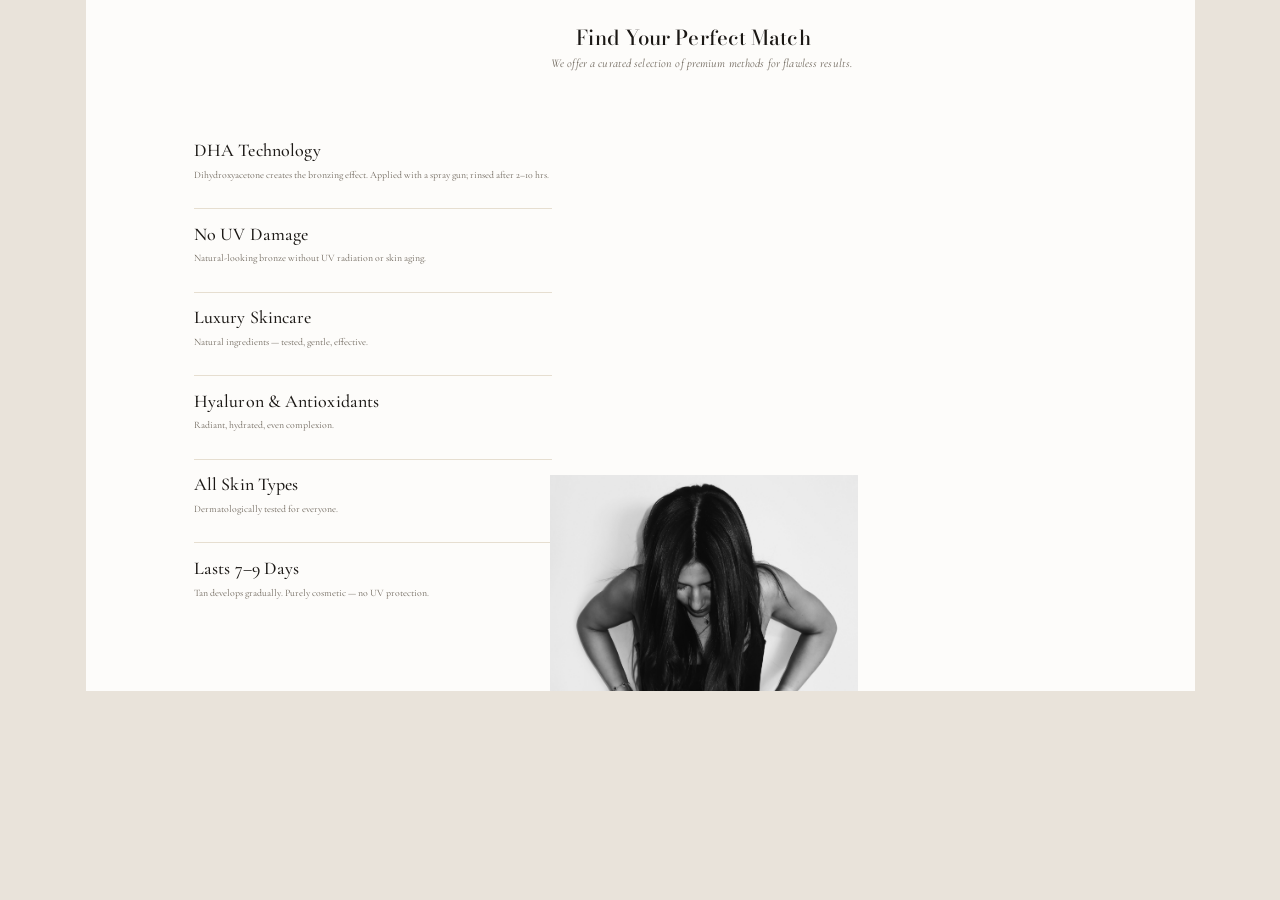
<file: methods.html>
<!DOCTYPE html>
<html lang="en">
<head>
  <meta charset="UTF-8" />
  <meta name="viewport" content="width=device-width, initial-scale=1.0" />
  <title>LA GOLD — Find Your Perfect Match</title>
  <link rel="preconnect" href="https://fonts.googleapis.com" />
  <link rel="preconnect" href="https://fonts.gstatic.com" crossorigin />
  <link href="https://fonts.googleapis.com/css2?family=Bodoni+Moda:ital,opsz,wght@0,6..96,400;0,6..96,500;1,6..96,500&family=Cormorant+Garamond:ital,wght@0,400;0,500;1,400;1,500&family=Jost:wght@300;400&display=swap" rel="stylesheet" />
  <style>
    :root{
      --paper:#fdfcfa;
      --ink:#1b1815;
      --ink-soft:#6b6358;
      --gold-deep:#8f6a3f;
      --rule:#e6ded0;
      --serif:"Cormorant Garamond",Georgia,serif;
      --display:"Bodoni Moda","Didot",Georgia,serif;
      --label:"Jost","Helvetica Neue",Arial,sans-serif;
    }
    *{box-sizing:border-box;margin:0;padding:0;}
    body{background:#e9e3da;color:var(--ink);font-family:var(--serif);min-height:100vh;display:flex;align-items:flex-start;justify-content:center;}

    /* Proportional canvas: 1109 x 691 */
    .stage{
      position:relative;
      width:100%;
      max-width:1109px;
      aspect-ratio:1109 / 691;
      background:var(--paper);
      container-type:inline-size;
      overflow:hidden;
    }

    /* ---- top title : (492,28) , (723,47) ---- */
    .title{
      position:absolute; left:39.78%; top:4.052%; width:30%;
      text-align:center;
      font-family:var(--display); font-weight:500;
      font-size:1.85cqw; line-height:1; letter-spacing:0.005em; color:var(--ink); white-space:nowrap;
    }
    /* ---- sub titler : (465,58) , (751,70) ---- */
    .subtitle{
      position:absolute; left:41.929%; top:8.394%; width:25.789%;
      text-align:center;
      font-family:var(--serif); font-style:italic; color:var(--ink-soft);
      font-size:1.07cqw; line-height:1; letter-spacing:0.01em; white-space:nowrap;
    }

    /* ---- manu (feature list) : (108,142) , (466,626) ---- */
    .menu{
      position:absolute; left:9.738%; top:20.550%; width:32.282%; height:70.043%;
      display:flex; flex-direction:column;
    }
    .item{
      flex:1;
    }
    .item + .item{ border-top:1px solid var(--rule); padding-top:1.5cqw; }
    .item h3{
      font-family:var(--serif); font-weight:500; color:var(--ink);
      font-size:1.62cqw; line-height:1; letter-spacing:0.005em;
    }
    .item p{
      font-family:var(--serif); color:var(--ink-soft);
      font-size:0.89cqw; line-height:1; margin-top:0.95cqw; white-space:nowrap;
    }

    /* ---- Photo placeholder ("top half of a picture") : (464,475) , (772,691) ---- */
    .ph{
      position:absolute;
      display:flex; align-items:center; justify-content:center;
      background:repeating-linear-gradient(135deg,#ece5da 0 14px,#e6ddcf 14px 28px);
      border:1px dashed #bcae97; color:#9a8c74; overflow:hidden;
    }
    .ph span{
      font-family:var(--label); text-transform:uppercase; letter-spacing:0.2em;
      font-size:0.85cqw; text-align:center; padding:0.6em;
    }
    .ph span::before{ content:"⬡"; display:block; font-size:1.6cqw; margin-bottom:0.4em; color:#c2b49b; }

    .pic{ left:41.840%; top:68.741%; width:27.773%; height:31.259%; }
  </style>
</head>
<body>
  <div class="stage">

    <h2 class="title">Find Your Perfect Match</h2>
    <p class="subtitle">We offer a curated selection of premium methods for flawless results.</p>

    <div class="menu">
      <div class="item">
        <h3>DHA Technology</h3>
        <p>Dihydroxyacetone creates the bronzing effect. Applied with a spray gun; rinsed after 2–10 hrs.</p>
      </div>
      <div class="item">
        <h3>No UV Damage</h3>
        <p>Natural-looking bronze without UV radiation or skin aging.</p>
      </div>
      <div class="item">
        <h3>Luxury Skincare</h3>
        <p>Natural ingredients — tested, gentle, effective.</p>
      </div>
      <div class="item">
        <h3>Hyaluron &amp; Antioxidants</h3>
        <p>Radiant, hydrated, even complexion.</p>
      </div>
      <div class="item">
        <h3>All Skin Types</h3>
        <p>Dermatologically tested for everyone.</p>
      </div>
      <div class="item">
        <h3>Lasts 7–9 Days</h3>
        <p>Tan develops gradually. Purely cosmetic — no UV protection.</p>
      </div>
    </div>

    <div class="ph pic" style="background-image:url('assets/methods-bronzed.jpg');background-size:cover;background-position:center;border:0;"></div>

  </div>
</body>
</html>
</file>
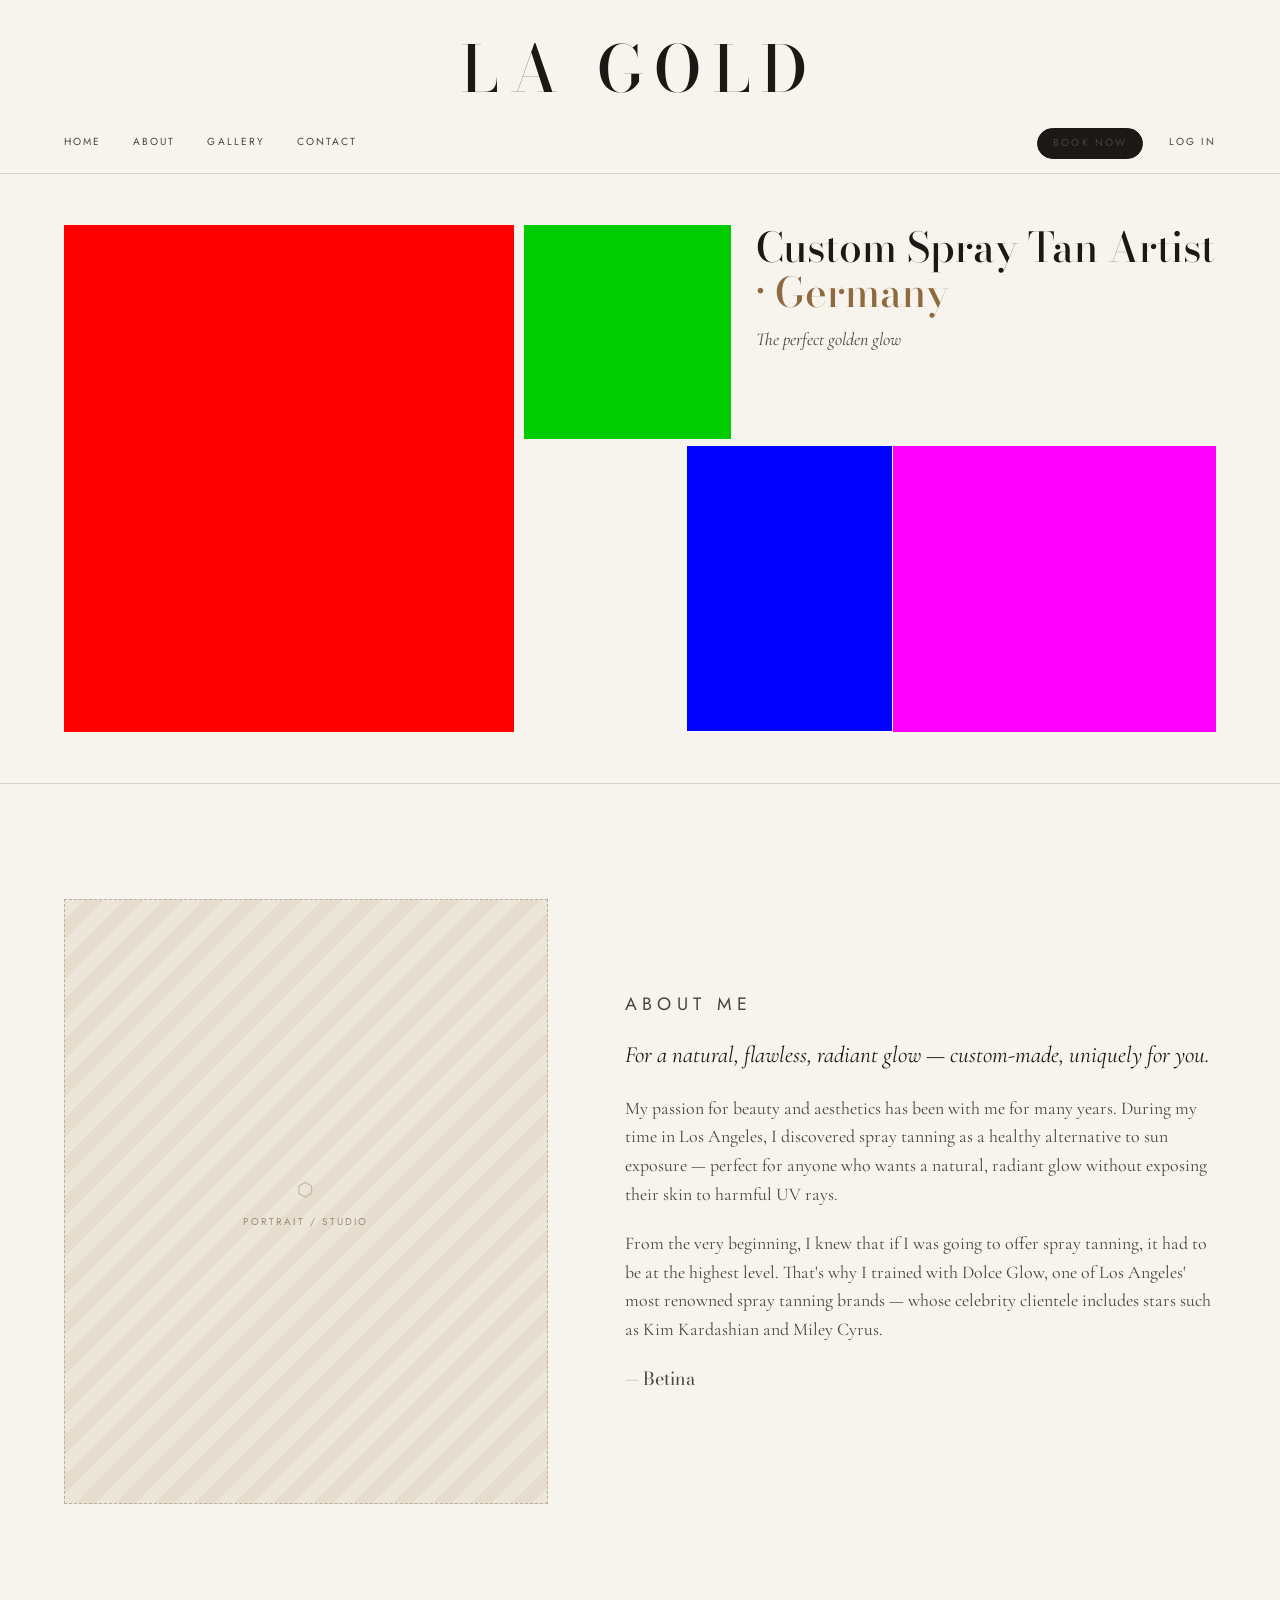
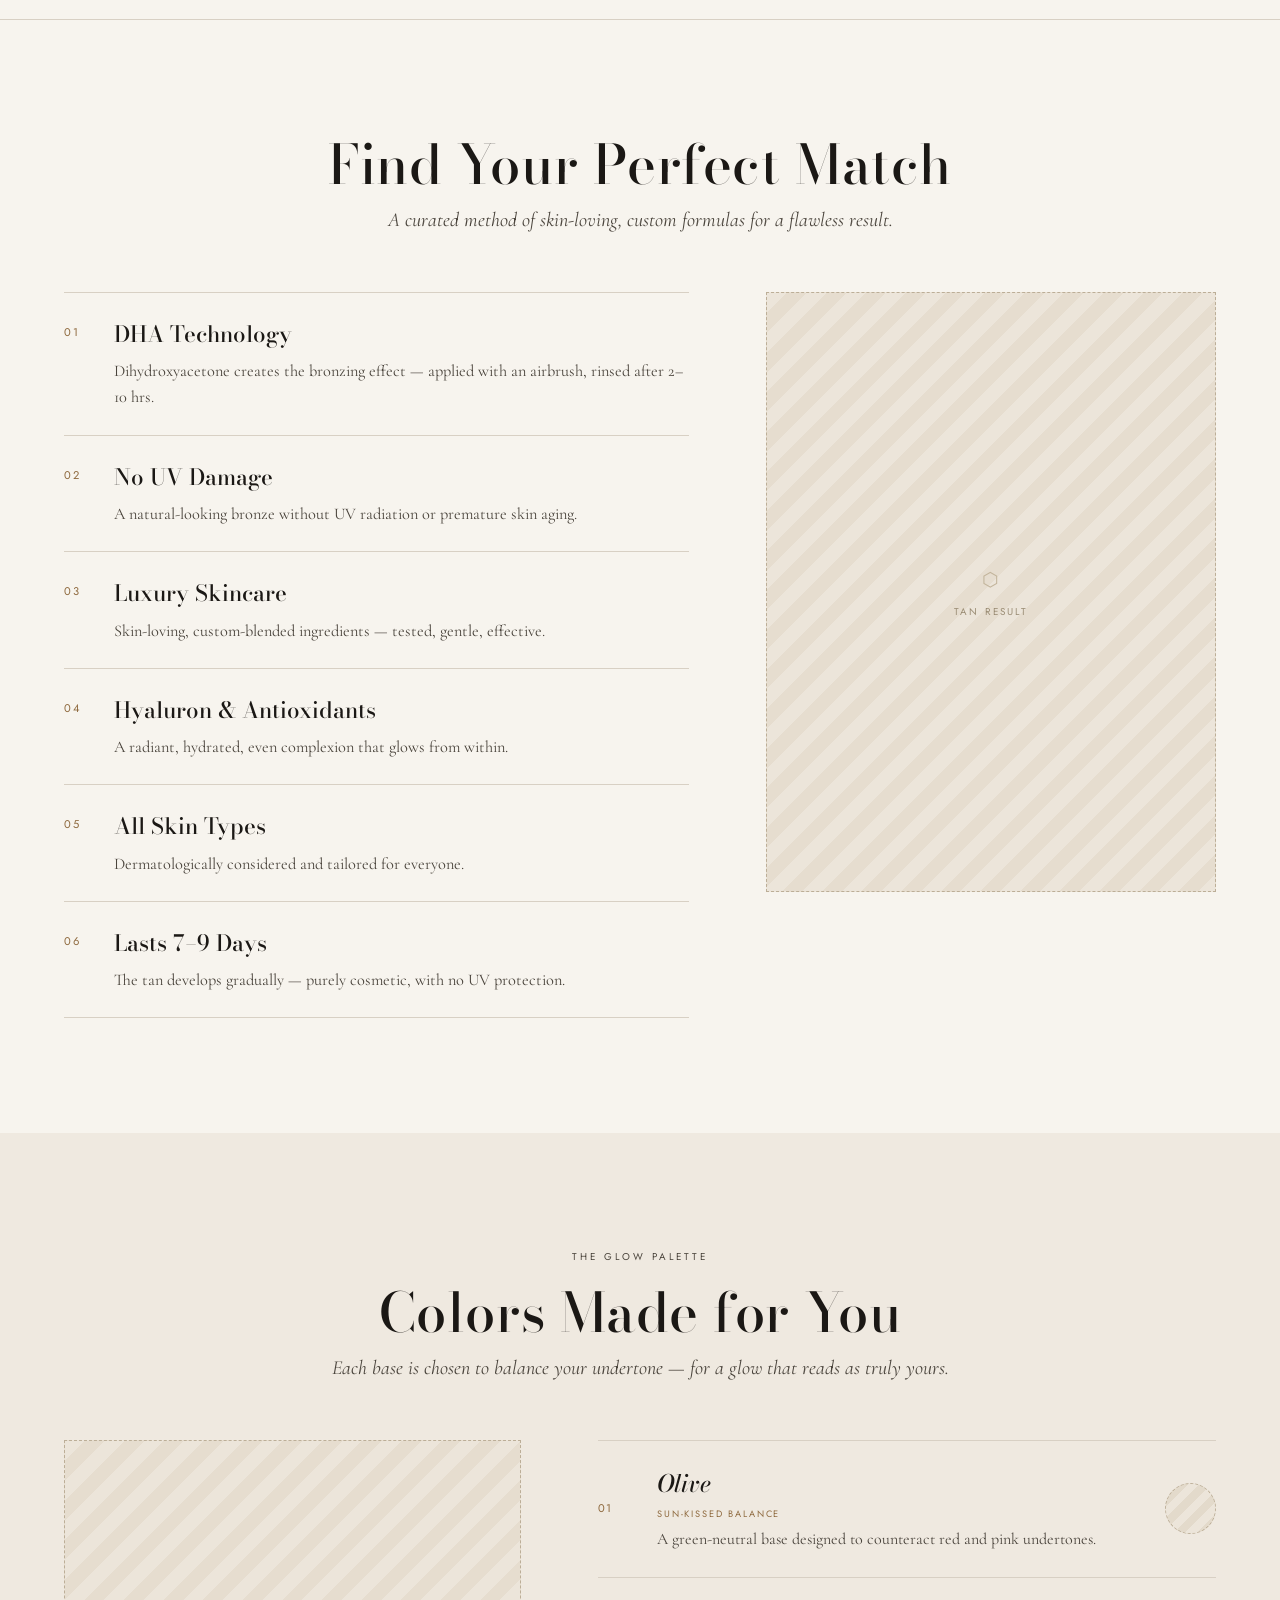
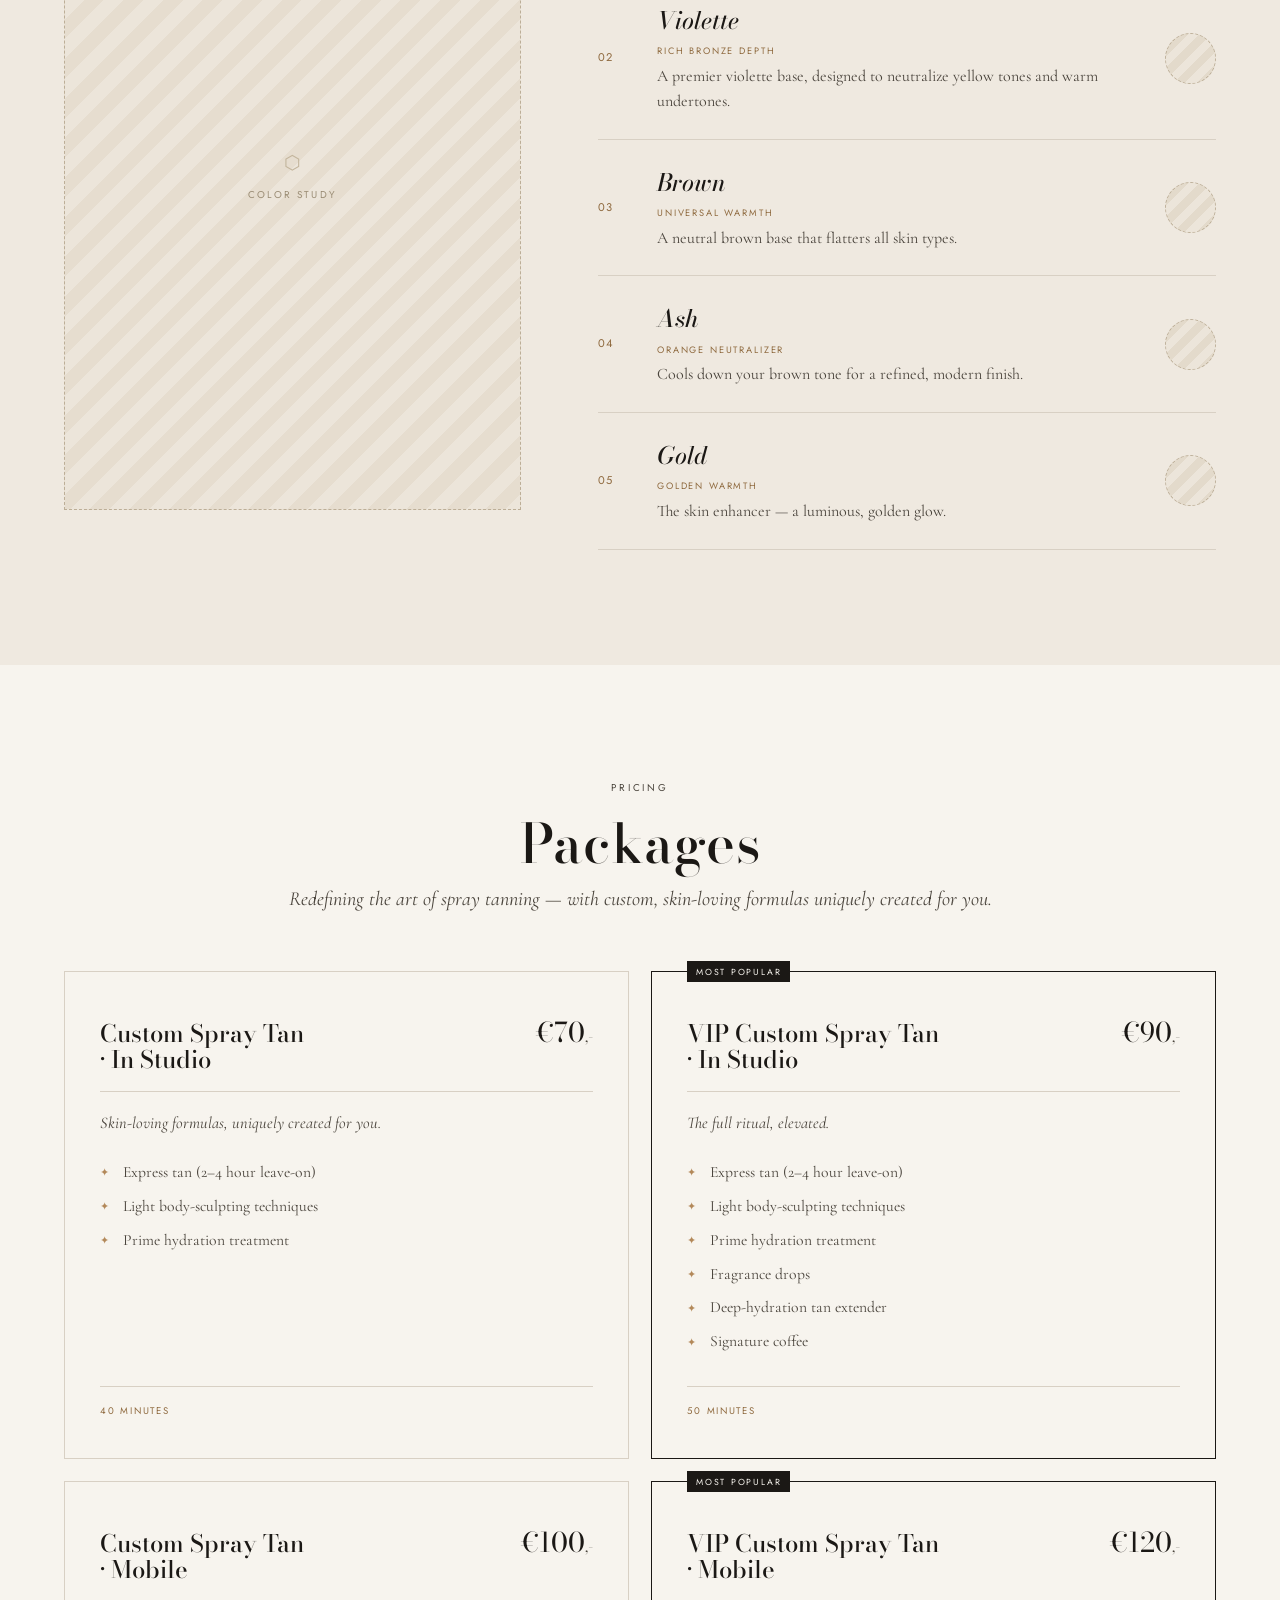
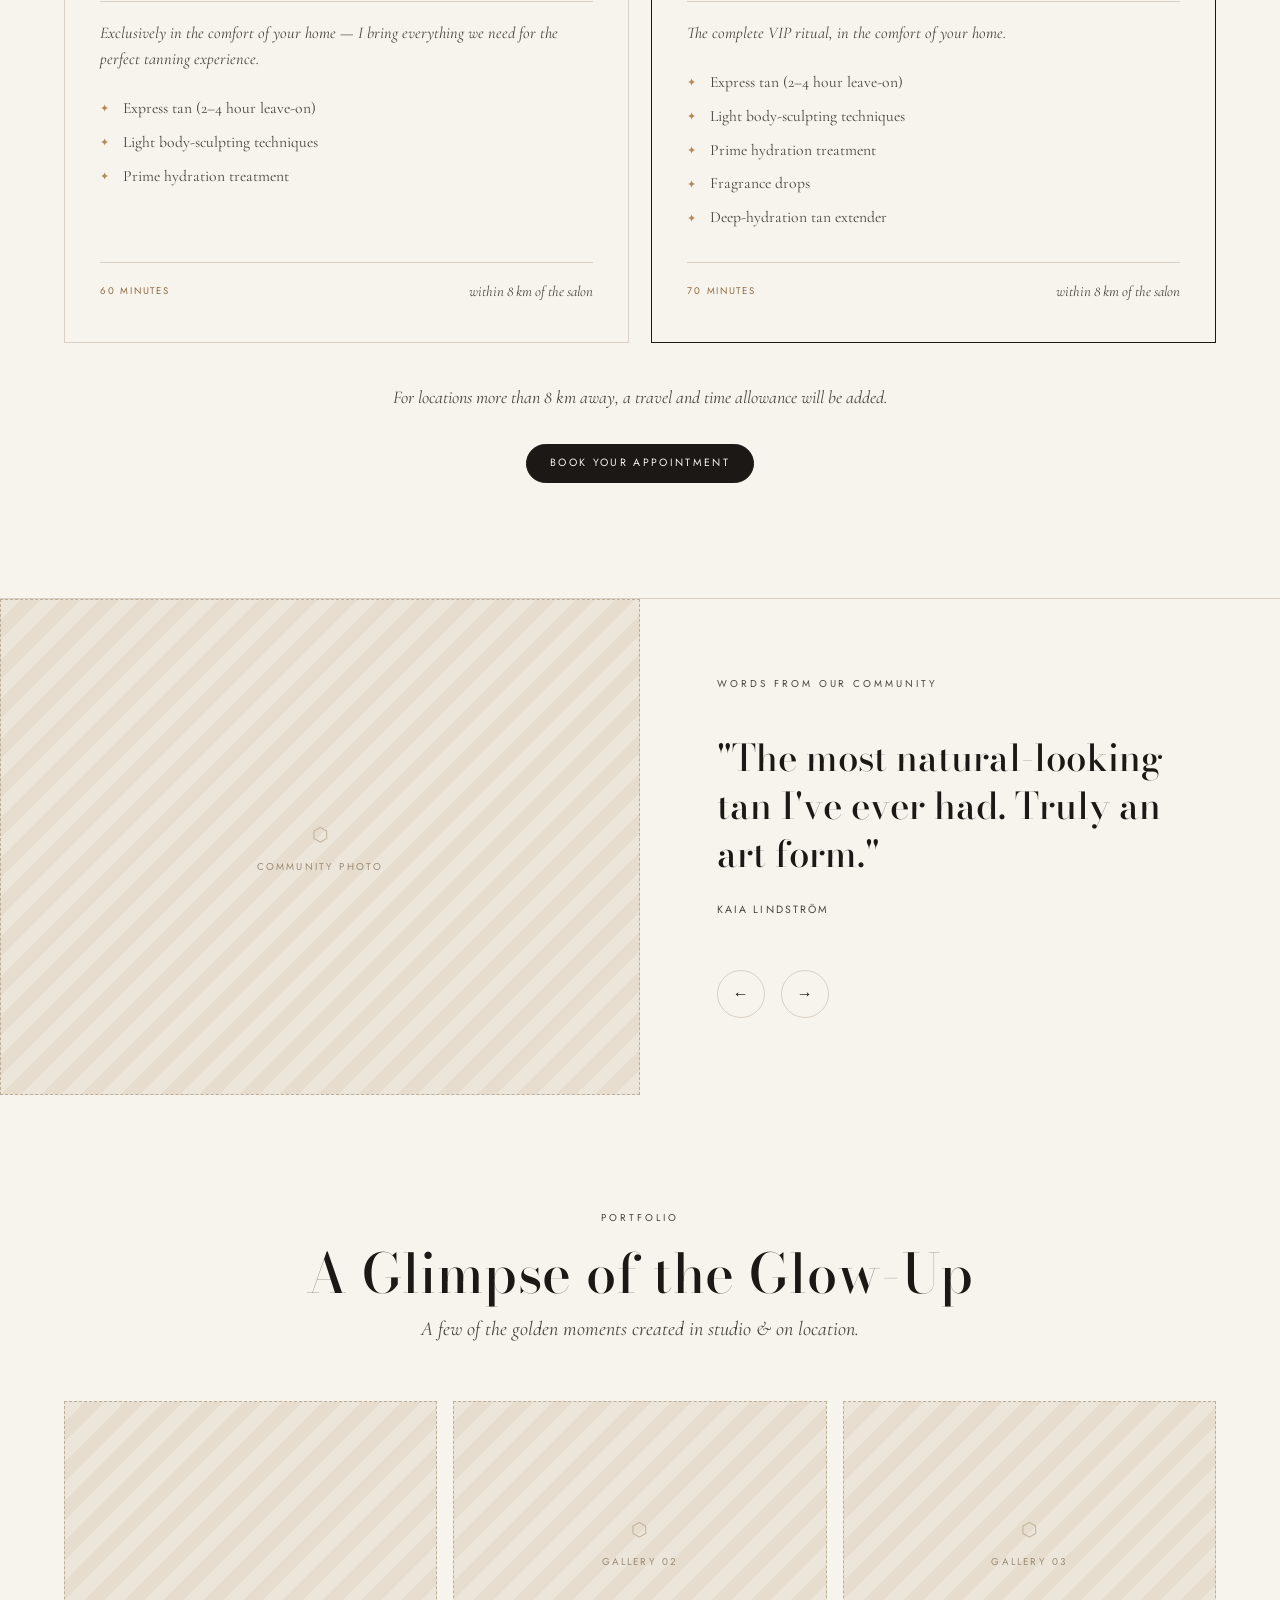
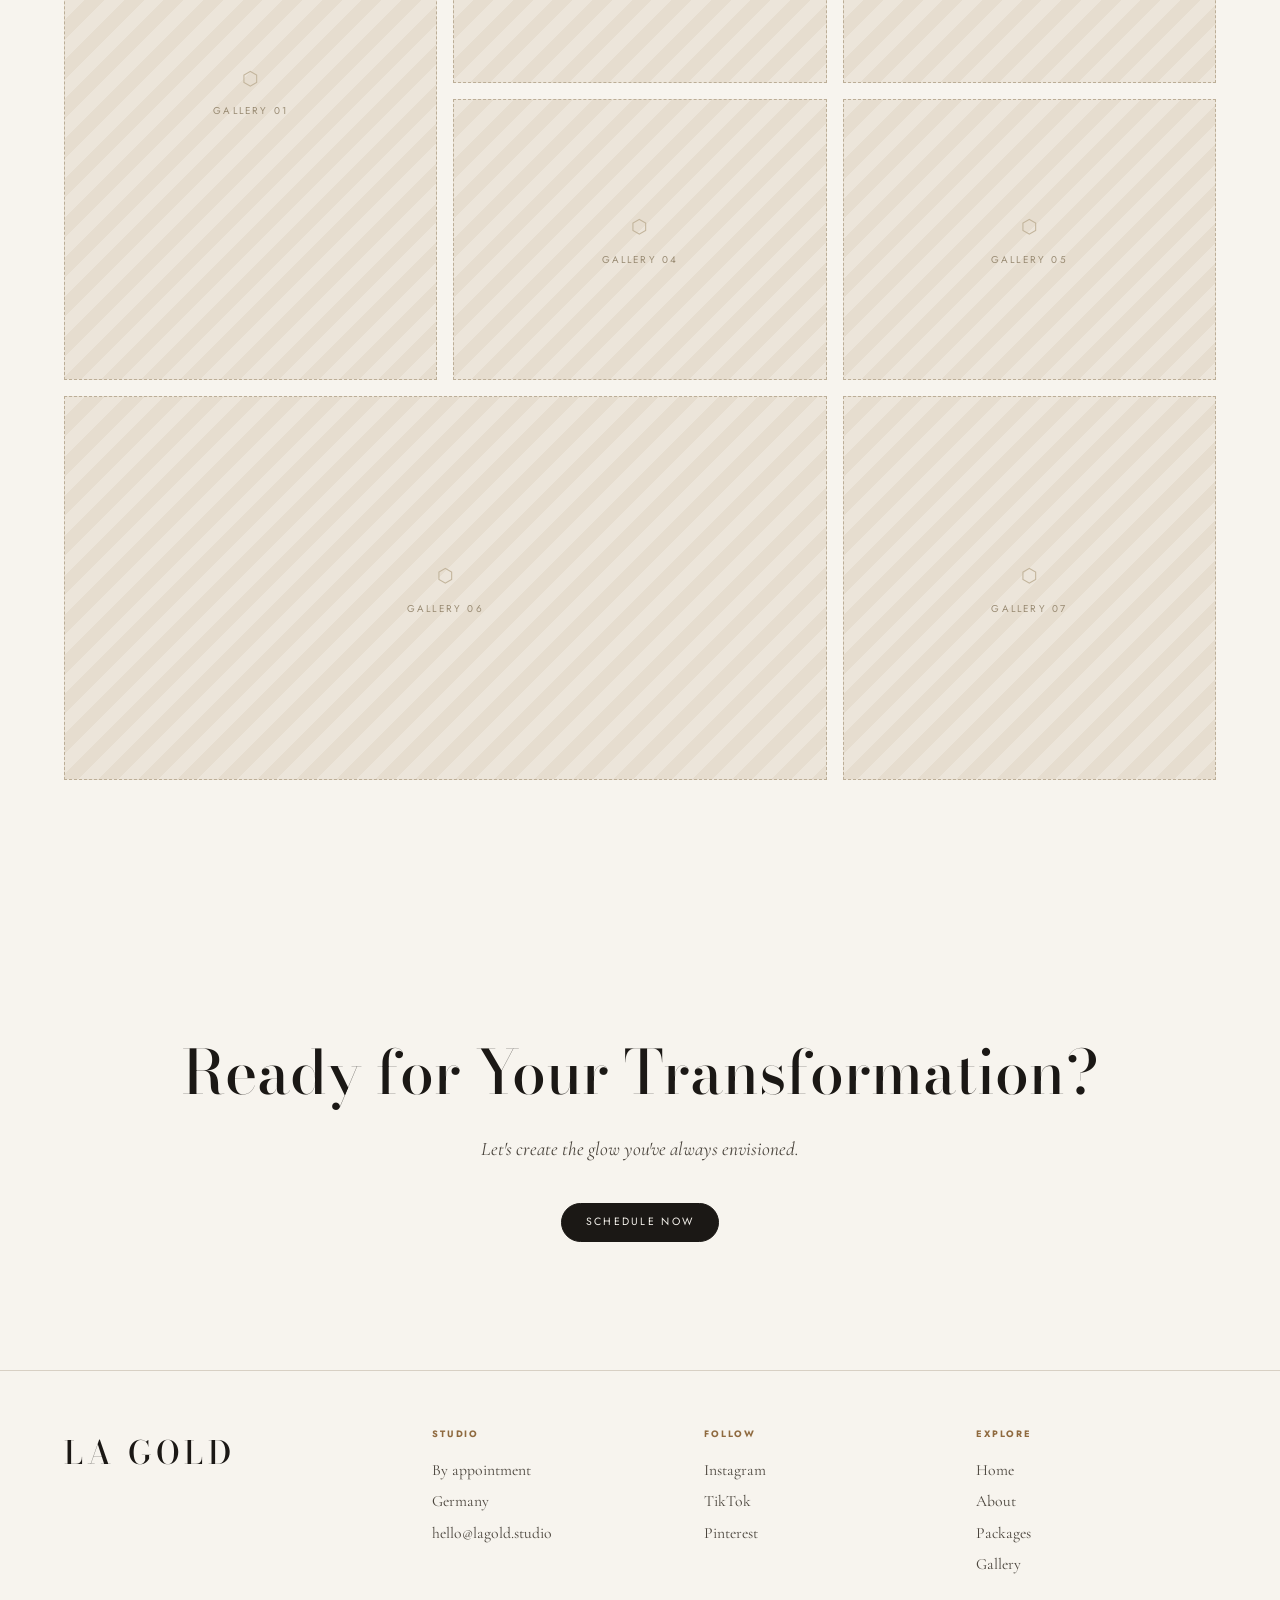
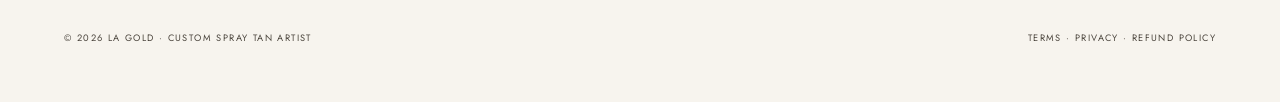
<file: old-index.html>
<!DOCTYPE html>
<html lang="en">
<head>
  <meta charset="UTF-8" />
  <meta name="viewport" content="width=device-width, initial-scale=1.0" />
  <title>LA GOLD — Custom Spray Tan Artist · Germany</title>
  <meta name="description" content="LA GOLD — custom spray tanning with skin-loving formulas uniquely created for you. The perfect golden glow, in studio or mobile." />
  <link rel="preconnect" href="https://fonts.googleapis.com" />
  <link rel="preconnect" href="https://fonts.gstatic.com" crossorigin />
  <link href="https://fonts.googleapis.com/css2?family=Bodoni+Moda:ital,opsz,wght@0,6..96,400;0,6..96,500;1,6..96,500&family=Cormorant+Garamond:ital,wght@0,400;0,500;1,400;1,500&family=Jost:wght@300;400&display=swap" rel="stylesheet" />
  <link rel="stylesheet" href="styles.css" />
</head>
<body>

  <!-- ============================ HEADER ============================ -->
  <header class="site-header">
    <div class="container">
      <p class="brand">LA&nbsp;GOLD</p>
      <nav class="nav">
        <div class="nav__links">
          <a href="#home">Home</a>
          <a href="#about">About</a>
          <a href="#gallery">Gallery</a>
          <a href="#contact">Contact</a>
        </div>
        <div class="nav__right">
          <a href="#packages" class="btn btn--solid">Book Now</a>
          <a href="#contact" class="nav__login">Log In</a>
        </div>
      </nav>
    </div>
  </header>

  <!-- ============================ HERO ============================ -->
  <section class="hero" id="home">
    <div class="container">
      <div class="hero-grid">
        <div class="hero-portrait">
          <div class="ph ph--fill"><span class="ph__t">Artist Portrait</span></div>
        </div>
        <div class="hero-right">
          <div class="hero-top">
            <div class="hero-plate">
              <div class="ph ph--fill"><span class="ph__t">Formula Swatches</span></div>
            </div>
            <div class="hero-copy">
              <h1>Custom Spray Tan Artist <span class="pin">· Germany</span></h1>
              <p>The perfect golden glow</p>
            </div>
          </div>
          <div class="hero-bottom">
            <div class="frame frame--gun">
              <div class="ph ph--fill"><span class="ph__t">Airbrush Detail</span></div>
            </div>
            <div class="frame">
              <div class="ph ph--fill"><span class="ph__t">Glow Group</span></div>
            </div>
          </div>
        </div>
      </div>
    </div>
  </section>

  <hr class="divider" />

  <!-- ============================ ABOUT ============================ -->
  <section class="section" id="about">
    <div class="container">
      <div class="about-grid reveal">
        <div class="about-img">
          <div class="ph" style="aspect-ratio:4/5"><span class="ph__t">Portrait / Studio</span></div>
        </div>
        <div class="about-body">
          <p class="eyebrow">About Me</p>
          <p class="lead">For a natural, flawless, radiant glow — custom-made, uniquely for you.</p>
          <p>My passion for beauty and aesthetics has been with me for many years. During my time in Los Angeles, I discovered spray tanning as a healthy alternative to sun exposure — perfect for anyone who wants a natural, radiant glow without exposing their skin to harmful UV rays.</p>
          <p>From the very beginning, I knew that if I was going to offer spray tanning, it had to be at the highest level. That's why I trained with Dolce Glow, one of Los Angeles' most renowned spray tanning brands — whose celebrity clientele includes stars such as Kim Kardashian and Miley Cyrus.</p>
          <p class="sign">— Betina</p>
        </div>
      </div>
    </div>
  </section>

  <hr class="divider" />

  <!-- ===================== FIND YOUR PERFECT MATCH ===================== -->
  <section class="section" id="method">
    <div class="container">
      <div class="center reveal">
        <h2 class="section-title">Find Your Perfect Match</h2>
        <p class="section-sub">A curated method of skin-loving, custom formulas for a flawless result.</p>
      </div>
      <div class="features-grid">
        <div class="feature-list reveal">
          <div class="feature"><span class="num">01</span><div><h3>DHA Technology</h3><p>Dihydroxyacetone creates the bronzing effect — applied with an airbrush, rinsed after 2–10 hrs.</p></div></div>
          <div class="feature"><span class="num">02</span><div><h3>No UV Damage</h3><p>A natural-looking bronze without UV radiation or premature skin aging.</p></div></div>
          <div class="feature"><span class="num">03</span><div><h3>Luxury Skincare</h3><p>Skin-loving, custom-blended ingredients — tested, gentle, effective.</p></div></div>
          <div class="feature"><span class="num">04</span><div><h3>Hyaluron &amp; Antioxidants</h3><p>A radiant, hydrated, even complexion that glows from within.</p></div></div>
          <div class="feature"><span class="num">05</span><div><h3>All Skin Types</h3><p>Dermatologically considered and tailored for everyone.</p></div></div>
          <div class="feature"><span class="num">06</span><div><h3>Lasts 7–9 Days</h3><p>The tan develops gradually — purely cosmetic, with no UV protection.</p></div></div>
        </div>
        <div class="features-img reveal">
          <div class="ph" style="aspect-ratio:3/4"><span class="ph__t">Tan Result</span></div>
        </div>
      </div>
    </div>
  </section>

  <!-- ============================ COLORS ============================ -->
  <section class="section colors" id="colors">
    <div class="container">
      <div class="center reveal">
        <p class="eyebrow">The Glow Palette</p>
        <h2 class="section-title">Colors Made for You</h2>
        <p class="section-sub">Each base is chosen to balance your undertone — for a glow that reads as truly yours.</p>
      </div>
      <div class="colors-grid">
        <div class="colors-img reveal">
          <div class="ph" style="aspect-ratio:3/4.4"><span class="ph__t">Color Study</span></div>
        </div>
        <div class="reveal">
          <div class="color-row">
            <span class="num">01</span>
            <div>
              <h3>Olive</h3>
              <span class="tag">Sun-Kissed Balance</span>
              <p>A green-neutral base designed to counteract red and pink undertones.</p>
            </div>
            <span class="swatch"></span>
          </div>
          <div class="color-row">
            <span class="num">02</span>
            <div>
              <h3>Violette</h3>
              <span class="tag">Rich Bronze Depth</span>
              <p>A premier violette base, designed to neutralize yellow tones and warm undertones.</p>
            </div>
            <span class="swatch"></span>
          </div>
          <div class="color-row">
            <span class="num">03</span>
            <div>
              <h3>Brown</h3>
              <span class="tag">Universal Warmth</span>
              <p>A neutral brown base that flatters all skin types.</p>
            </div>
            <span class="swatch"></span>
          </div>
          <div class="color-row">
            <span class="num">04</span>
            <div>
              <h3>Ash</h3>
              <span class="tag">Orange Neutralizer</span>
              <p>Cools down your brown tone for a refined, modern finish.</p>
            </div>
            <span class="swatch"></span>
          </div>
          <div class="color-row">
            <span class="num">05</span>
            <div>
              <h3>Gold</h3>
              <span class="tag">Golden Warmth</span>
              <p>The skin enhancer — a luminous, golden glow.</p>
            </div>
            <span class="swatch"></span>
          </div>
        </div>
      </div>
    </div>
  </section>

  <!-- ============================ PACKAGES ============================ -->
  <section class="section" id="packages">
    <div class="container">
      <div class="center reveal">
        <p class="eyebrow">Pricing</p>
        <h2 class="section-title">Packages</h2>
        <p class="section-sub">Redefining the art of spray tanning — with custom, skin-loving formulas uniquely created for you.</p>
      </div>
      <div class="pkg-grid">

        <article class="pkg reveal">
          <div class="pkg__head">
            <h3 class="pkg__name">Custom Spray Tan<br>· In Studio</h3>
            <span class="pkg__price">€70<small>,-</small></span>
          </div>
          <p class="pkg__intro">Skin-loving formulas, uniquely created for you.</p>
          <ul class="pkg__list">
            <li>Express tan (2–4 hour leave-on)</li>
            <li>Light body-sculpting techniques</li>
            <li>Prime hydration treatment</li>
          </ul>
          <div class="pkg__meta">
            <span class="pkg__dur">40 Minutes</span>
          </div>
        </article>

        <article class="pkg pkg--featured reveal">
          <span class="pkg__flag">Most Popular</span>
          <div class="pkg__head">
            <h3 class="pkg__name">VIP Custom Spray Tan<br>· In Studio</h3>
            <span class="pkg__price">€90<small>,-</small></span>
          </div>
          <p class="pkg__intro">The full ritual, elevated.</p>
          <ul class="pkg__list">
            <li>Express tan (2–4 hour leave-on)</li>
            <li>Light body-sculpting techniques</li>
            <li>Prime hydration treatment</li>
            <li>Fragrance drops</li>
            <li>Deep-hydration tan extender</li>
            <li>Signature coffee</li>
          </ul>
          <div class="pkg__meta">
            <span class="pkg__dur">50 Minutes</span>
          </div>
        </article>

        <article class="pkg reveal">
          <div class="pkg__head">
            <h3 class="pkg__name">Custom Spray Tan<br>· Mobile</h3>
            <span class="pkg__price">€100<small>,-</small></span>
          </div>
          <p class="pkg__intro">Exclusively in the comfort of your home — I bring everything we need for the perfect tanning experience.</p>
          <ul class="pkg__list">
            <li>Express tan (2–4 hour leave-on)</li>
            <li>Light body-sculpting techniques</li>
            <li>Prime hydration treatment</li>
          </ul>
          <div class="pkg__meta">
            <span class="pkg__dur">60 Minutes</span>
            <span class="pkg__zone">within 8 km of the salon</span>
          </div>
        </article>

        <article class="pkg pkg--featured reveal">
          <span class="pkg__flag">Most Popular</span>
          <div class="pkg__head">
            <h3 class="pkg__name">VIP Custom Spray Tan<br>· Mobile</h3>
            <span class="pkg__price">€120<small>,-</small></span>
          </div>
          <p class="pkg__intro">The complete VIP ritual, in the comfort of your home.</p>
          <ul class="pkg__list">
            <li>Express tan (2–4 hour leave-on)</li>
            <li>Light body-sculpting techniques</li>
            <li>Prime hydration treatment</li>
            <li>Fragrance drops</li>
            <li>Deep-hydration tan extender</li>
          </ul>
          <div class="pkg__meta">
            <span class="pkg__dur">70 Minutes</span>
            <span class="pkg__zone">within 8 km of the salon</span>
          </div>
        </article>

      </div>
      <p class="pkg-note">For locations more than 8 km away, a travel and time allowance will be added.</p>
      <div class="pkg-cta"><a href="#contact" class="btn btn--solid">Book Your Appointment</a></div>
    </div>
  </section>

  <hr class="divider" />

  <!-- ============================ TESTIMONIALS ============================ -->
  <section class="section" style="padding-block:0;">
    <div class="testi-grid">
      <div class="testi-img">
        <div class="ph ph--fill"><span class="ph__t">Community Photo</span></div>
      </div>
      <div class="testi-body">
        <p class="eyebrow">Words from Our Community</p>
        <div id="testi">
          <div class="testi-slide is-active">
            <p class="testi-quote">"The most natural-looking tan I've ever had. Truly an art form."</p>
            <p class="testi-author">Kaia Lindström</p>
          </div>
          <div class="testi-slide">
            <p class="testi-quote">"Flawless, streak-free, and it lasted beautifully. I've never felt more golden."</p>
            <p class="testi-author">Mara Bauer</p>
          </div>
          <div class="testi-slide">
            <p class="testi-quote">"She matched my undertone perfectly — it just looks like me, on my best day."</p>
            <p class="testi-author">Sofia Neumann</p>
          </div>
        </div>
        <div class="testi-nav">
          <button id="testi-prev" aria-label="Previous testimonial">&larr;</button>
          <button id="testi-next" aria-label="Next testimonial">&rarr;</button>
        </div>
      </div>
    </div>
  </section>

  <!-- ============================ GALLERY ============================ -->
  <section class="section" id="gallery">
    <div class="container">
      <div class="center reveal">
        <p class="eyebrow">Portfolio</p>
        <h2 class="section-title">A Glimpse of the Glow-Up</h2>
        <p class="section-sub">A few of the golden moments created in studio &amp; on location.</p>
      </div>
      <div class="gallery-grid">
        <figure class="g-tall"><div class="ph ph--fill"><span class="ph__t">Gallery 01</span></div></figure>
        <figure><div class="ph ph--fill"><span class="ph__t">Gallery 02</span></div></figure>
        <figure><div class="ph ph--fill"><span class="ph__t">Gallery 03</span></div></figure>
        <figure><div class="ph ph--fill"><span class="ph__t">Gallery 04</span></div></figure>
        <figure><div class="ph ph--fill"><span class="ph__t">Gallery 05</span></div></figure>
      </div>
      <div class="gallery-grid" style="margin-top:1rem;grid-auto-rows:clamp(15rem,30vw,30rem);">
        <figure class="g-wide"><div class="ph ph--fill"><span class="ph__t">Gallery 06</span></div></figure>
        <figure><div class="ph ph--fill"><span class="ph__t">Gallery 07</span></div></figure>
      </div>
    </div>
  </section>

  <!-- ============================ CTA ============================ -->
  <section class="cta" id="contact">
    <div class="container reveal">
      <h2>Ready for Your Transformation?</h2>
      <p>Let's create the glow you've always envisioned.</p>
      <a href="mailto:hello@lagold.studio" class="btn btn--solid">Schedule Now</a>
    </div>
  </section>

  <!-- ============================ FOOTER ============================ -->
  <footer class="site-footer">
    <div class="container">
      <div class="footer-grid">
        <div class="footer-brand">LA&nbsp;GOLD</div>
        <div class="footer-col">
          <h4>Studio</h4>
          <p>By appointment</p>
          <p>Germany</p>
          <p>hello@lagold.studio</p>
        </div>
        <div class="footer-col">
          <h4>Follow</h4>
          <a href="#">Instagram</a>
          <a href="#">TikTok</a>
          <a href="#">Pinterest</a>
        </div>
        <div class="footer-col">
          <h4>Explore</h4>
          <a href="#home">Home</a>
          <a href="#about">About</a>
          <a href="#packages">Packages</a>
          <a href="#gallery">Gallery</a>
        </div>
      </div>
      <div class="footer-bottom">
        <span>© 2026 LA Gold · Custom Spray Tan Artist</span>
        <span>Terms · Privacy · Refund Policy</span>
      </div>
    </div>
  </footer>

  <script>
    // Scroll reveal
    const io = new IntersectionObserver((entries) => {
      entries.forEach(e => { if (e.isIntersecting) { e.target.classList.add('in'); io.unobserve(e.target); } });
    }, { threshold: 0.12 });
    document.querySelectorAll('.reveal').forEach(el => io.observe(el));

    // Testimonial carousel
    const slides = Array.from(document.querySelectorAll('#testi .testi-slide'));
    let idx = 0;
    const show = (n) => {
      idx = (n + slides.length) % slides.length;
      slides.forEach((s, i) => s.classList.toggle('is-active', i === idx));
    };
    document.getElementById('testi-prev').addEventListener('click', () => show(idx - 1));
    document.getElementById('testi-next').addEventListener('click', () => show(idx + 1));
  </script>

</body>
</html>
</file>
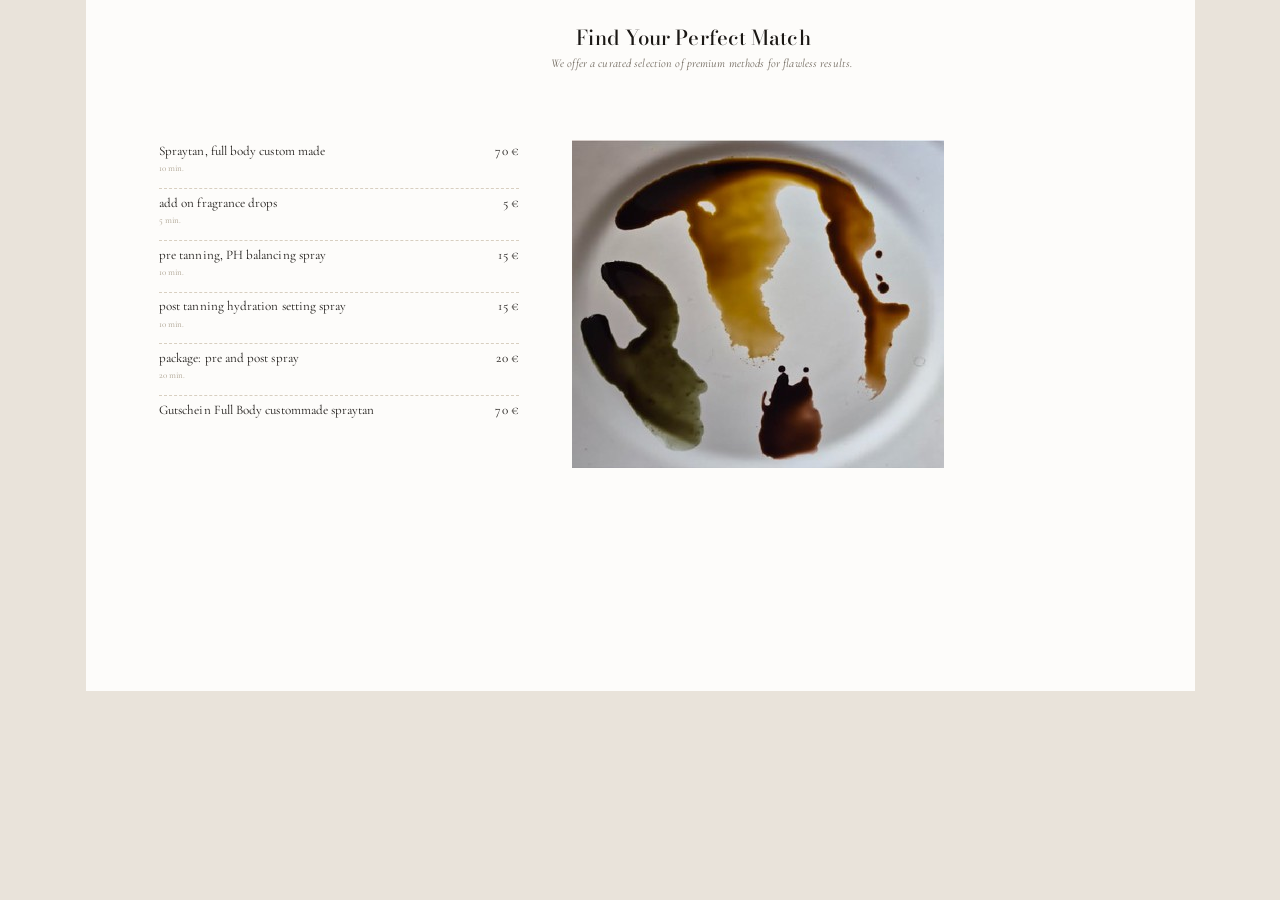
<file: pricing.html>
<!DOCTYPE html>
<html lang="en">
<head>
  <meta charset="UTF-8" />
  <meta name="viewport" content="width=device-width, initial-scale=1.0" />
  <title>LA GOLD — Pricing</title>
  <link rel="preconnect" href="https://fonts.googleapis.com" />
  <link rel="preconnect" href="https://fonts.gstatic.com" crossorigin />
  <link href="https://fonts.googleapis.com/css2?family=Bodoni+Moda:ital,opsz,wght@0,6..96,400;0,6..96,500;1,6..96,500&family=Cormorant+Garamond:ital,wght@0,400;0,500;1,400;1,500&family=Jost:wght@300;400&display=swap" rel="stylesheet" />
  <style>
    :root{
      --paper:#fdfcfa;
      --ink:#1b1815;
      --ink-soft:#6b6358;
      --gold-deep:#8f6a3f;
      --rule:#d8cfc0;
      --serif:"Cormorant Garamond",Georgia,serif;
      --display:"Bodoni Moda","Didot",Georgia,serif;
      --label:"Jost","Helvetica Neue",Arial,sans-serif;
    }
    *{box-sizing:border-box;margin:0;padding:0;}
    body{background:#e9e3da;color:var(--ink);font-family:var(--serif);min-height:100vh;display:flex;align-items:flex-start;justify-content:center;}

    /* Proportional canvas: 1109 x 691 */
    .stage{
      position:relative;
      width:100%;
      max-width:1109px;
      aspect-ratio:1109 / 691;
      background:var(--paper);
      container-type:inline-size;
      overflow:hidden;
    }

    /* ---- top title : (492,28) , (723,47) ---- */
    .title{
      position:absolute; left:39.78%; top:4.052%; width:30%;
      text-align:center;
      font-family:var(--display); font-weight:500;
      font-size:1.85cqw; line-height:1; letter-spacing:0.005em; color:var(--ink); white-space:nowrap;
    }
    /* ---- sub titler : (465,58) , (751,70) ---- */
    .subtitle{
      position:absolute; left:41.929%; top:8.394%; width:25.789%;
      text-align:center;
      font-family:var(--serif); font-style:italic; color:var(--ink-soft);
      font-size:1.07cqw; line-height:1; letter-spacing:0.01em; white-space:nowrap;
    }

    /* ---- manu (price list) : (73,145) , (433,447) ---- */
    .menu{
      position:absolute; left:6.583%; top:20.984%; width:32.462%; height:43.706%;
      display:flex; flex-direction:column;
    }
    .mitem{
      flex:1; position:relative;
      border-top:1px dashed var(--rule);
      padding-top:0.7cqw;
    }
    .mitem:first-child{ border-top:0; padding-top:0; }
    .mitem .name{
      font-family:var(--serif); color:var(--ink);
      font-size:1.18cqw; line-height:1; letter-spacing:0.005em;
    }
    .mitem .sub{
      font-family:var(--serif); color:#a99e8c;
      font-size:0.82cqw; line-height:1; margin-top:0.55cqw;
    }
    .mitem .price{
      position:absolute; right:0; top:0.7cqw;
      font-family:var(--serif); color:var(--ink);
      font-size:1.18cqw; line-height:1; letter-spacing:0.01em;
    }
    .mitem:first-child .price{ top:0; }

    /* ---- Photo placeholder "Picture 2" : (486,140) , (858,468) ---- */
    .ph{
      position:absolute;
      display:flex; align-items:center; justify-content:center;
      background:repeating-linear-gradient(135deg,#ece5da 0 14px,#e6ddcf 14px 28px);
      border:1px dashed #bcae97; color:#9a8c74; overflow:hidden;
    }
    .ph span{
      font-family:var(--label); text-transform:uppercase; letter-spacing:0.2em;
      font-size:0.85cqw; text-align:center; padding:0.6em;
    }
    .ph span::before{ content:"⬡"; display:block; font-size:1.6cqw; margin-bottom:0.4em; color:#c2b49b; }

    .pic2{ left:43.823%; top:20.260%; width:33.543%; height:47.467%; }
  </style>
</head>
<body>
  <div class="stage">

    <!-- top header -->
    <h2 class="title">Find Your Perfect Match</h2>
    <p class="subtitle">We offer a curated selection of premium methods for flawless results.</p>

    <!-- manu : price list -->
    <div class="menu">
      <div class="mitem">
        <div class="name">Spraytan, full body custom made</div>
        <div class="sub">10 min.</div>
        <div class="price">70 €</div>
      </div>
      <div class="mitem">
        <div class="name">add on fragrance drops</div>
        <div class="sub">5 min.</div>
        <div class="price">5 €</div>
      </div>
      <div class="mitem">
        <div class="name">pre tanning, PH balancing spray</div>
        <div class="sub">10 min.</div>
        <div class="price">15 €</div>
      </div>
      <div class="mitem">
        <div class="name">post tanning hydration setting spray</div>
        <div class="sub">10 min.</div>
        <div class="price">15 €</div>
      </div>
      <div class="mitem">
        <div class="name">package: pre and post spray</div>
        <div class="sub">20 min.</div>
        <div class="price">20 €</div>
      </div>
      <div class="mitem">
        <div class="name">Gutschein Full Body custommade spraytan</div>
        <div class="price">70 €</div>
      </div>
    </div>

    <!-- Picture 2 -->
    <div class="ph pic2" style="background-image:url('assets/pricing-custom.jpg');background-size:cover;background-position:center;border:0;"></div>

  </div>
</body>
</html>
</file>
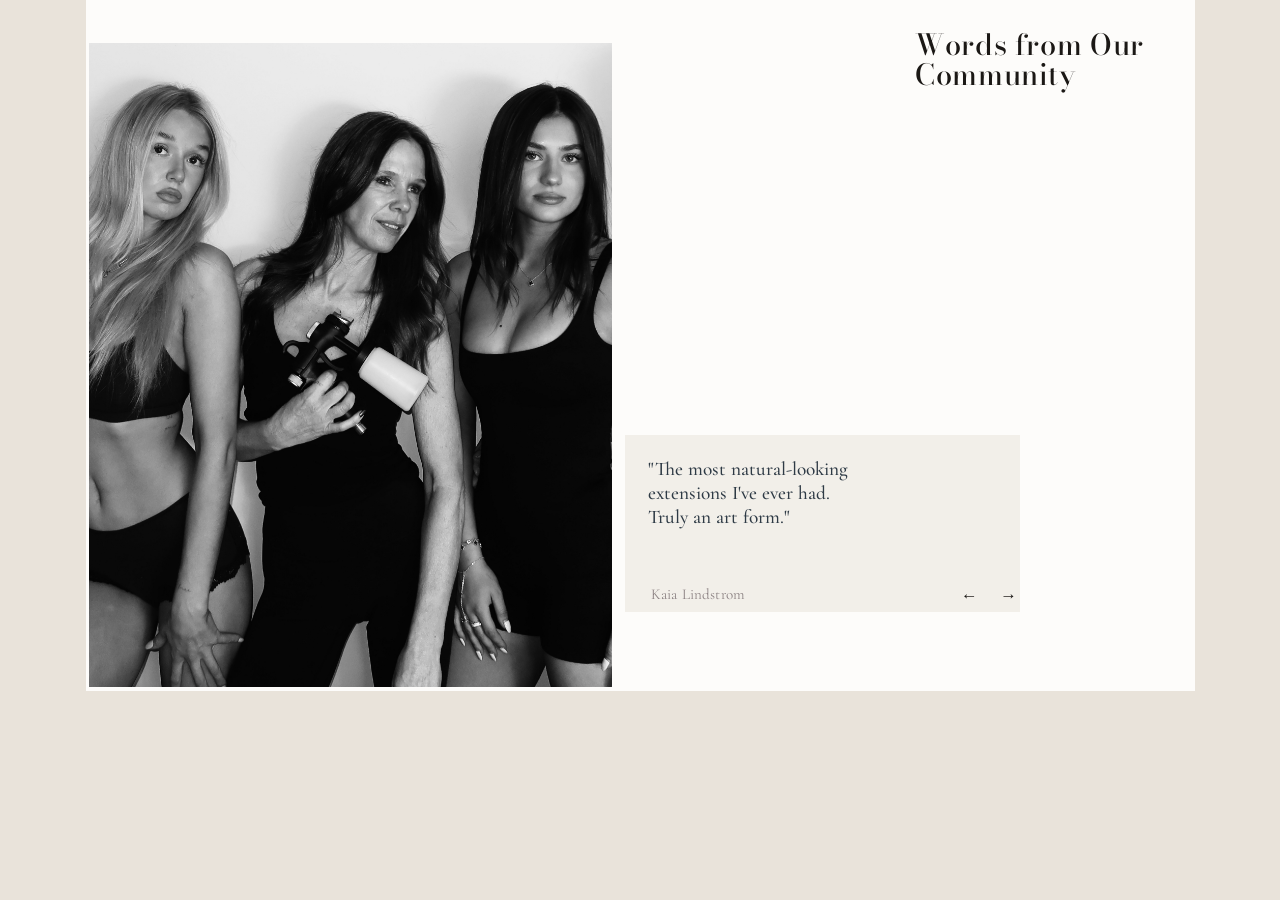
<file: reviews.html>
<!DOCTYPE html>
<html lang="en">
<head>
  <meta charset="UTF-8" />
  <meta name="viewport" content="width=device-width, initial-scale=1.0" />
  <title>LA GOLD — Words from Our Community</title>
  <link rel="preconnect" href="https://fonts.googleapis.com" />
  <link rel="preconnect" href="https://fonts.gstatic.com" crossorigin />
  <link href="https://fonts.googleapis.com/css2?family=Bodoni+Moda:ital,opsz,wght@0,6..96,400;0,6..96,500;1,6..96,500&family=Cormorant+Garamond:ital,wght@0,400;0,500;1,400;1,500&family=Jost:wght@300;400&display=swap" rel="stylesheet" />
  <style>
    :root{
      --paper:#fdfcfa;
      --ink:#1b1815;
      --ink-soft:#6b6358;
      --gold-deep:#8f6a3f;
      --quote:#2e3a45;
      --card:#f2efe9;
      --serif:"Cormorant Garamond",Georgia,serif;
      --display:"Bodoni Moda","Didot",Georgia,serif;
      --label:"Jost","Helvetica Neue",Arial,sans-serif;
    }
    *{box-sizing:border-box;margin:0;padding:0;}
    body{background:#e9e3da;color:var(--ink);font-family:var(--serif);min-height:100vh;display:flex;align-items:flex-start;justify-content:center;}

    /* Proportional canvas: 1109 x 691 */
    .stage{
      position:relative;
      width:100%;
      max-width:1109px;
      aspect-ratio:1109 / 691;
      background:var(--paper);
      container-type:inline-size;
      overflow:hidden;
    }

    /* ---- Photo placeholder ---- */
    .ph{
      position:absolute;
      display:flex; align-items:center; justify-content:center;
      background:repeating-linear-gradient(135deg,#ece5da 0 14px,#e6ddcf 14px 28px);
      border:1px dashed #bcae97; color:#9a8c74; overflow:hidden;
    }
    .ph span{
      font-family:var(--label); text-transform:uppercase; letter-spacing:0.2em;
      font-size:0.85cqw; text-align:center; padding:0.6em;
    }
    .ph span::before{ content:"⬡"; display:block; font-size:1.6cqw; margin-bottom:0.4em; color:#c2b49b; }

    /* Picture 1 : (3,43) , (526,687) */
    .pic1{ left:0.271%; top:6.223%; width:47.160%; height:93.198%; }

    /* ---- Heading "Words from Our Community" : (829,30) , (1060,82) ---- */
    .heading{
      position:absolute; left:74.752%; top:4.342%; width:20.83%;
      font-family:var(--display); font-weight:500;
      font-size:2.62cqw; line-height:1.02; letter-spacing:0.022em; color:var(--ink);
    }

    /* ---- Testimonial card (box) : (539,435) , (934,612) ---- */
    .card{
      position:absolute; left:48.602%; top:62.952%; width:35.618%; height:25.615%;
      background:var(--card);
    }
    /* text inside box : (562,458) , (788,524) — relative to card */
    .card .quote{
      position:absolute; left:5.823%; top:12.994%; width:57.215%;
      font-family:var(--serif); font-weight:500; color:var(--quote);
      font-size:1.74cqw; line-height:1.24;
    }
    /* test down in box (attribution) : (565,585) , (661,599) */
    .card .author{
      position:absolute; left:6.582%; top:84.746%;
      font-family:var(--serif); color:#8c8283;
      font-size:1.36cqw; letter-spacing:0.01em;
    }
    /* arrows inside box : (875,590) , (931,599) */
    .card .arrows{
      position:absolute; left:85.063%; top:83.4%; width:14.18%;
      display:flex; justify-content:space-between; align-items:center;
      font-family:var(--label); font-weight:300; color:var(--ink);
      font-size:1.5cqw;
    }
  </style>
</head>
<body>
  <div class="stage">

    <!-- Picture 1 -->
    <div class="ph pic1" style="background-image:url('assets/reviews-community.jpg');background-size:cover;background-position:center;border:0;"></div>

    <!-- Heading -->
    <h2 class="heading">Words from Our Community</h2>

    <!-- Testimonial card with nested children -->
    <div class="card">
      <p class="quote">"The most natural-looking extensions I've ever had. Truly an art form."</p>
      <div class="author">Kaia Lindstrom</div>
      <div class="arrows"><span>&larr;</span><span>&rarr;</span></div>
    </div>

  </div>
</body>
</html>
</file>
<file: styles.css>
/* ============================================================
   LA GOLD — Custom Spray Tan Artist
   Editorial luxury landing page
   ============================================================ */

:root {
  --paper:      #f7f4ee;
  --paper-2:    #efe9e0;
  --ink:        #1b1815;
  --ink-soft:   #4a443c;
  --line:       #d8d0c4;
  --gold:       #b3895a;
  --gold-deep:  #8f6a3f;
  --olive:      #7d7a55;

  --serif:   "Cormorant Garamond", Georgia, serif;
  --display: "Bodoni Moda", "Didot", Georgia, serif;
  --label:   "Jost", "Helvetica Neue", Arial, sans-serif;

  --maxw: 1320px;
  --pad: clamp(1.25rem, 5vw, 5rem);
}

* { box-sizing: border-box; }

html { scroll-behavior: smooth; }

body {
  margin: 0;
  background: var(--paper);
  color: var(--ink);
  font-family: var(--serif);
  font-size: 18px;
  line-height: 1.6;
  -webkit-font-smoothing: antialiased;
  text-rendering: optimizeLegibility;
}

img { display: block; max-width: 100%; height: auto; }
a { color: inherit; text-decoration: none; }

.container { max-width: var(--maxw); margin: 0 auto; padding-inline: var(--pad); }

/* --- shared type --- */
.label {
  font-family: var(--label);
  font-weight: 400;
  text-transform: uppercase;
  letter-spacing: 0.32em;
  font-size: 0.66rem;
  color: var(--gold-deep);
}

.eyebrow {
  font-family: var(--label);
  text-transform: uppercase;
  letter-spacing: 0.3em;
  font-size: 0.62rem;
  color: var(--ink-soft);
  margin: 0 0 1.2rem;
}

.section-title {
  font-family: var(--display);
  font-weight: 500;
  font-size: clamp(2rem, 4.6vw, 3.4rem);
  line-height: 1.05;
  letter-spacing: 0.01em;
  margin: 0;
}

.section-sub {
  font-family: var(--serif);
  font-style: italic;
  font-size: clamp(1rem, 1.6vw, 1.25rem);
  color: var(--ink-soft);
  margin: 0.7rem 0 0;
}

.center { text-align: center; }
.section { padding-block: clamp(4.5rem, 9vw, 8rem); }
.divider { height: 1px; background: var(--line); border: 0; margin: 0; }

/* --- buttons --- */
.btn {
  display: inline-block;
  font-family: var(--label);
  text-transform: uppercase;
  letter-spacing: 0.22em;
  font-size: 0.66rem;
  padding: 0.95em 2.2em;
  border: 1px solid var(--ink);
  border-radius: 40px;
  color: var(--ink);
  background: transparent;
  cursor: pointer;
  transition: background .35s ease, color .35s ease, border-color .35s ease;
}
.btn:hover { background: var(--ink); color: var(--paper); }
.btn--solid { background: var(--ink); color: var(--paper); }
.btn--solid:hover { background: var(--gold-deep); border-color: var(--gold-deep); }

/* ============================================================
   HEADER
   ============================================================ */
.site-header {
  position: sticky;
  top: 0;
  z-index: 50;
  background: rgba(247,244,238,0.86);
  backdrop-filter: blur(10px);
  border-bottom: 1px solid var(--line);
}
.brand {
  text-align: center;
  font-family: var(--display);
  font-weight: 500;
  font-size: clamp(2.3rem, 6vw, 4rem);
  letter-spacing: 0.18em;
  padding: 1.1rem 0 0.5rem;
  margin: 0;
}
.brand small { letter-spacing: 0.18em; }
.nav {
  display: flex;
  align-items: center;
  justify-content: space-between;
  gap: 1rem;
  padding-bottom: 0.9rem;
}
.nav__links { display: flex; gap: 2rem; }
.nav a {
  font-family: var(--label);
  text-transform: uppercase;
  letter-spacing: 0.2em;
  font-size: 0.64rem;
  color: var(--ink-soft);
  position: relative;
  padding-bottom: 2px;
}
.nav a::after {
  content: ""; position: absolute; left: 0; bottom: 0;
  width: 0; height: 1px; background: var(--gold-deep);
  transition: width .3s ease;
}
.nav a:hover::after { width: 100%; }
.nav__right { display: flex; align-items: center; gap: 1.6rem; }
.nav__login { font-family: var(--label); text-transform: uppercase; letter-spacing: 0.2em; font-size: 0.62rem; }
.nav .btn { padding: 0.6em 1.5em; }
.nav__toggle { display: none; }

/* ============================================================
   HERO
   ============================================================ */
.hero { padding-block: clamp(2rem, 4vw, 3.5rem); }
.hero-grid {
  display: grid;
  grid-template-columns: 39.1% 60.1%;
  column-gap: 0.8%;
  align-items: stretch;
}
.hero-portrait { position: relative; overflow: hidden; }
.hero-portrait img { width: 100%; height: 100%; object-fit: cover; filter: grayscale(100%) contrast(1.02); }

.hero-right {
  display: grid;
  grid-template-rows: auto auto;
  row-gap: 0.4rem;
}
.hero-top {
  display: grid;
  grid-template-columns: 30% 66.5%;
  column-gap: 3.5%;
  align-items: start;
}
.hero-plate { overflow: hidden; aspect-ratio: 0.971; background: var(--paper-2); }
.hero-plate img { width: 100%; height: 100%; object-fit: cover; }
.hero-copy h1 {
  font-family: var(--display);
  font-weight: 500;
  font-size: clamp(1.6rem, 3.2vw, 2.6rem);
  line-height: 1.1;
  margin: 0 0 0.6rem;
}
.hero-copy .pin { color: var(--gold-deep); }
.hero-copy p { font-style: italic; color: var(--ink-soft); margin: 0 0 1.4rem; }

.hero-bottom {
  display: grid;
  grid-template-columns: 38.8% 61.0%;
  column-gap: 0.2%;
  margin-left: 23.6%;
}
.hero-bottom .frame { overflow: hidden; }
.frame--gun { aspect-ratio: 0.718; }
.hero-bottom .frame:not(.frame--gun) { aspect-ratio: 1.126; }
.hero-bottom .frame img { width: 100%; height: 100%; object-fit: cover; }
.hero-bottom .frame--gun img { filter: grayscale(100%); }

/* ============================================================
   ABOUT
   ============================================================ */
.about-grid {
  display: grid;
  grid-template-columns: 0.9fr 1.1fr;
  gap: clamp(2rem, 6vw, 5.5rem);
  align-items: center;
}
.about-img { overflow: hidden; }
.about-img img { width: 100%; height: 100%; object-fit: cover; aspect-ratio: 4/5; filter: grayscale(100%); }
.about-body p { margin: 0 0 1.3rem; font-size: 1.12rem; color: var(--ink-soft); }
.about-body p.lead { font-size: 1.45rem; line-height: 1.45; color: var(--ink); font-style: italic; }
.sign { font-family: var(--display); font-size: 1.4rem; margin-top: 1.8rem; }

/* ============================================================
   FEATURES — Find Your Perfect Match
   ============================================================ */
.features-grid {
  display: grid;
  grid-template-columns: 1.25fr 0.9fr;
  gap: clamp(2rem, 6vw, 5rem);
  margin-top: 3.5rem;
  align-items: start;
}
.feature-list { display: grid; }
.feature {
  padding: 1.5rem 0;
  border-top: 1px solid var(--line);
  display: grid;
  grid-template-columns: 2.6rem 1fr;
  gap: 0.5rem;
}
.feature:last-child { border-bottom: 1px solid var(--line); }
.feature .num { font-family: var(--label); font-size: 0.7rem; letter-spacing: 0.15em; color: var(--gold-deep); padding-top: 0.45rem; }
.feature h3 { font-family: var(--display); font-weight: 500; font-size: 1.4rem; margin: 0 0 0.35rem; }
.feature p { margin: 0; font-size: 1.02rem; color: var(--ink-soft); }
.features-img { overflow: hidden; position: sticky; top: 8rem; }
.features-img img { width: 100%; height: 100%; object-fit: cover; aspect-ratio: 3/4; }

/* ============================================================
   COLORS — The Glow Palette
   ============================================================ */
.colors { background: var(--paper-2); }
.colors-grid {
  display: grid;
  grid-template-columns: 0.85fr 1.15fr;
  gap: clamp(2rem, 6vw, 5rem);
  margin-top: 3.5rem;
  align-items: start;
}
.colors-img { overflow: hidden; }
.colors-img img { width: 100%; height: 100%; object-fit: cover; aspect-ratio: 3/4.4; filter: grayscale(100%); }
.color-row {
  display: grid;
  grid-template-columns: 2.5rem 1fr 3.4rem;
  gap: 1.2rem;
  align-items: center;
  padding: 1.5rem 0;
  border-top: 1px solid var(--line);
}
.color-row:last-child { border-bottom: 1px solid var(--line); }
.color-row .num { font-family: var(--label); font-size: 0.7rem; letter-spacing: 0.1em; color: var(--gold-deep); }
.color-row h3 { font-family: var(--display); font-style: italic; font-weight: 500; font-size: 1.5rem; margin: 0 0 0.25rem; }
.color-row .tag { font-family: var(--label); text-transform: uppercase; letter-spacing: 0.2em; font-size: 0.58rem; color: var(--gold-deep); display: block; margin-bottom: 0.3rem; }
.color-row p { margin: 0; font-size: 1rem; color: var(--ink-soft); }
.swatch { width: 3.2rem; height: 3.2rem; border-radius: 50%; justify-self: end;
  border: 1px dashed #bcae97;
  background: repeating-linear-gradient(135deg, #ece5da 0 8px, #e3dacb 8px 16px); }

/* ============================================================
   PACKAGES
   ============================================================ */
.pkg-grid {
  display: grid;
  grid-template-columns: repeat(2, 1fr);
  gap: 1.4rem;
  margin-top: 3.5rem;
}
.pkg {
  border: 1px solid var(--line);
  background: var(--paper);
  padding: 2.4rem 2.2rem;
  display: flex;
  flex-direction: column;
  position: relative;
}
.pkg--featured { border-color: var(--ink); }
.pkg__flag {
  position: absolute; top: -0.7rem; left: 2.2rem;
  background: var(--ink); color: var(--paper);
  font-family: var(--label); text-transform: uppercase; letter-spacing: 0.2em;
  font-size: 0.55rem; padding: 0.4em 1em;
}
.pkg__head { display: flex; justify-content: space-between; align-items: baseline; gap: 1rem; border-bottom: 1px solid var(--line); padding-bottom: 1.1rem; }
.pkg__name { font-family: var(--display); font-weight: 500; font-size: 1.5rem; margin: 0; line-height: 1.1; }
.pkg__price { font-family: var(--display); font-size: 1.7rem; white-space: nowrap; }
.pkg__price small { font-size: 0.95rem; color: var(--ink-soft); }
.pkg__intro { font-style: italic; color: var(--ink-soft); margin: 1.1rem 0 0.4rem; font-size: 1.02rem; }
.pkg__list { list-style: none; margin: 1.1rem 0 1.4rem; padding: 0; }
.pkg__list li { position: relative; padding-left: 1.4rem; margin-bottom: 0.55rem; font-size: 0.98rem; color: var(--ink-soft); }
.pkg__list li::before { content: "✦"; position: absolute; left: 0; color: var(--gold); font-size: 0.7rem; top: 0.28rem; }
.pkg__meta { margin-top: auto; display: flex; justify-content: space-between; align-items: center; padding-top: 1.1rem; border-top: 1px solid var(--line); }
.pkg__dur { font-family: var(--label); text-transform: uppercase; letter-spacing: 0.18em; font-size: 0.6rem; color: var(--gold-deep); }
.pkg__zone { font-style: italic; font-size: 0.92rem; color: var(--ink-soft); }
.pkg-note { text-align: center; font-style: italic; color: var(--ink-soft); margin-top: 2.5rem; }
.pkg-cta { text-align: center; margin-top: 2rem; }

/* ============================================================
   TESTIMONIALS
   ============================================================ */
.testi-grid { display: grid; grid-template-columns: 1fr 1fr; align-items: stretch; }
.testi-img { overflow: hidden; }
.testi-img img { width: 100%; height: 100%; object-fit: cover; filter: grayscale(100%); }
.testi-body { padding: clamp(2.5rem, 6vw, 6rem); display: flex; flex-direction: column; justify-content: center; }
.testi-quote { font-family: var(--display); font-weight: 500; font-size: clamp(1.5rem, 3vw, 2.3rem); line-height: 1.3; margin: 1.5rem 0; }
.testi-author { font-family: var(--label); text-transform: uppercase; letter-spacing: 0.2em; font-size: 0.66rem; color: var(--ink-soft); }
.testi-nav { display: flex; gap: 1rem; margin-top: 2.5rem; }
.testi-nav button {
  width: 3rem; height: 3rem; border-radius: 50%; border: 1px solid var(--line);
  background: transparent; cursor: pointer; font-size: 1rem; color: var(--ink);
  transition: background .3s, color .3s;
}
.testi-nav button:hover { background: var(--ink); color: var(--paper); }
.testi-slide { display: none; }
.testi-slide.is-active { display: block; animation: fade .6s ease; }
@keyframes fade { from { opacity: 0; transform: translateY(8px); } to { opacity: 1; transform: none; } }

/* ============================================================
   GALLERY — A Glimpse of the Glow-Up
   ============================================================ */
.gallery-grid {
  display: grid;
  grid-template-columns: repeat(3, 1fr);
  grid-auto-rows: clamp(15rem, 22vw, 22rem);
  gap: 1rem;
  margin-top: 3.5rem;
}
.gallery-grid figure { margin: 0; overflow: hidden; }
.gallery-grid img { width: 100%; height: 100%; object-fit: cover; transition: transform .8s ease; }
.gallery-grid figure:hover img { transform: scale(1.04); }
.g-wide { grid-column: span 2; }
.g-tall { grid-row: span 2; }

/* ============================================================
   CTA + FOOTER
   ============================================================ */
.cta { text-align: center; padding-block: clamp(5rem, 10vw, 9rem); }
.cta h2 { font-family: var(--display); font-weight: 500; font-size: clamp(2.2rem, 5vw, 3.8rem); margin: 0 0 0.8rem; }
.cta p { font-style: italic; color: var(--ink-soft); margin: 0 0 2.4rem; font-size: 1.2rem; }

.site-footer { border-top: 1px solid var(--line); padding-block: 3.5rem; }
.footer-grid { display: grid; grid-template-columns: 1.4fr 1fr 1fr 1fr; gap: 2rem; align-items: start; }
.footer-brand { font-family: var(--display); font-weight: 500; font-size: 2rem; letter-spacing: 0.14em; }
.footer-col h4 { font-family: var(--label); text-transform: uppercase; letter-spacing: 0.2em; font-size: 0.58rem; color: var(--gold-deep); margin: 0 0 1rem; }
.footer-col a, .footer-col p { display: block; font-size: 0.98rem; color: var(--ink-soft); margin: 0 0 0.4rem; }
.footer-col a:hover { color: var(--ink); }
.footer-bottom { margin-top: 3rem; display: flex; justify-content: space-between; flex-wrap: wrap; gap: 1rem; font-family: var(--label); text-transform: uppercase; letter-spacing: 0.15em; font-size: 0.58rem; color: var(--ink-soft); }

/* ============================================================
   REVEAL ANIMATION
   ============================================================ */
.reveal { opacity: 0; transform: translateY(28px); transition: opacity 1s ease, transform 1s ease; }
.reveal.in { opacity: 1; transform: none; }

/* ============================================================
   PHOTO PLACEHOLDERS (swap for real images later)
   ============================================================ */
.ph {
  position: relative;
  width: 100%;
  display: flex;
  align-items: center;
  justify-content: center;
  background: repeating-linear-gradient(135deg, #ece5da 0 14px, #e6ddcf 14px 28px);
  border: 1px dashed #bcae97;
  color: #9a8c74;
  overflow: hidden;
}
.ph--fill { height: 100%; }
.ph__t {
  font-family: var(--label);
  text-transform: uppercase;
  letter-spacing: 0.22em;
  font-size: 0.62rem;
  text-align: center;
  padding: 1.2rem;
  line-height: 1.7;
}
.ph__t::before {
  content: "⬡";
  display: block;
  font-size: 1.2rem;
  letter-spacing: 0;
  margin-bottom: 0.55rem;
  color: #c2b49b;
}

/* ============================================================
   RESPONSIVE
   ============================================================ */
@media (max-width: 900px) {
  body { font-size: 17px; }
  .hero-grid { grid-template-columns: 1fr; column-gap: 0; }
  .hero-right { grid-template-rows: auto; }
  .hero-bottom { margin-left: 0; }
  .about-grid, .features-grid, .colors-grid, .testi-grid { grid-template-columns: 1fr; }
  .features-img { position: static; order: -1; }
  .pkg-grid { grid-template-columns: 1fr; }
  .footer-grid { grid-template-columns: 1fr 1fr; }
  .testi-img { aspect-ratio: 4/3; }
}
@media (max-width: 600px) {
  .nav__links { display: none; }
  .hero-top { grid-template-columns: 1fr; }
  .hero-bottom { grid-template-columns: 1fr; }
  .gallery-grid { grid-template-columns: 1fr 1fr; }
  .g-wide { grid-column: span 2; }
  .footer-grid { grid-template-columns: 1fr; }
  .nav__right .nav__login { display: none; }
}

/* === MEASURE-OVERRIDE START === */
.hero-portrait .ph{background:#ff0000!important;border:0!important}
.hero-portrait .ph__t,.hero-plate .ph__t,.frame--gun .ph__t,.hero-bottom .frame .ph__t{display:none!important}
.hero-plate .ph{background:#00cc00!important;border:0!important}
.frame--gun .ph{background:#0000ff!important;border:0!important}
.hero-bottom .frame:not(.frame--gun) .ph{background:#ff00ff!important;border:0!important}
/* === MEASURE-OVERRIDE END === */
</file>
